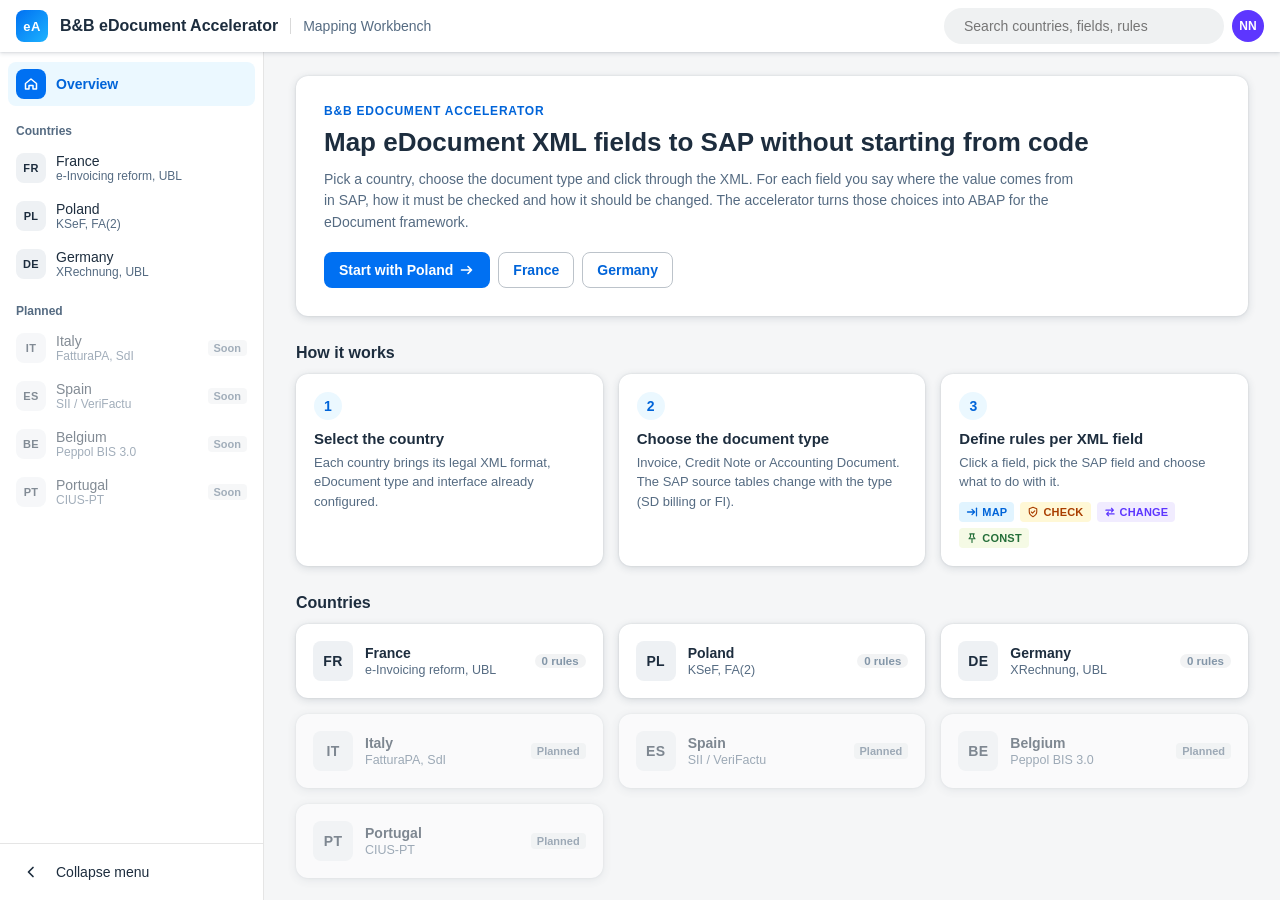
<file: edoc-accelerator-mockup_1.html>
<!doctype html>
<html lang="en">
<head>
<meta charset="utf-8">
<meta name="viewport" content="width=device-width, initial-scale=1">
<title>B&amp;B eDocument Accelerator</title>
<style>
:root{
  --bg:#f5f6f7; --surface:#fff; --text:#1d2d3e; --text2:#556b82; --text3:#8396a8;
  --border:#d9d9d9; --border2:#e5e5e5; --hover:#eaecee;
  --brand:#0070f2; --brand-h:#0064d9; --brand-d:#0057d2; --brand-bg:#ebf8ff; --sel:#ebf8ff;
  --pos:#256f3a; --pos-bg:#f5fae5; --warn:#a93e00; --warn-bg:#fff8d6; --neg:#aa0808; --neg-bg:#ffeaf4;
  --info:#0064d9; --info-bg:#e1f4ff; --chg:#5d36ff; --chg-bg:#f1ecff;
  --shadow:0 0 .125rem rgba(34,53,72,.15),0 .125rem .5rem rgba(34,53,72,.15);
  --shadow-l:0 0 .125rem rgba(34,53,72,.15),0 .625rem 1.875rem rgba(34,53,72,.25);
  --font:"72","72full",-apple-system,BlinkMacSystemFont,"Segoe UI",Roboto,Helvetica,Arial,sans-serif;
  --mono:"SF Mono",Menlo,Consolas,"Liberation Mono",monospace;
}
*{box-sizing:border-box}
html,body{margin:0;height:100%}
body{font-family:var(--font);font-size:14px;color:var(--text);background:var(--bg);-webkit-font-smoothing:antialiased;overflow:hidden}
button{font:inherit;color:inherit;cursor:pointer}
input,select{font:inherit;color:inherit}
svg{display:block}
.mono{font-family:var(--mono);font-size:12.5px}
.muted{color:var(--text2)}

/* Shell bar */
.shell{height:52px;background:#fff;display:flex;align-items:center;gap:12px;padding:0 16px;box-shadow:0 0 .125rem rgba(34,53,72,.15),0 .125rem .25rem rgba(34,53,72,.12);position:relative;z-index:10}
.logo{width:32px;height:32px;border-radius:8px;background:linear-gradient(135deg,#0070f2,#1db3ff);color:#fff;display:grid;place-items:center;font-weight:800;font-size:13px;letter-spacing:.5px}
.shell-title{font-weight:700;font-size:16px;white-space:nowrap}
.shell-sub{color:var(--text2);padding-left:12px;border-left:1px solid var(--border);white-space:nowrap}
.shell-right{margin-left:auto;display:flex;align-items:center;gap:8px}
.shell-search{display:flex;align-items:center;gap:6px;height:36px;width:280px;padding:0 12px;border-radius:18px;background:#eff1f2;color:var(--text2)}
.shell-search input{border:0;background:transparent;outline:0;flex:1;min-width:0}
.avatar{width:32px;height:32px;border-radius:50%;background:#5d36ff;color:#fff;display:grid;place-items:center;font-size:12px;font-weight:700}

/* Layout */
.app{display:flex;height:calc(100vh - 52px)}
.sidenav{width:264px;background:#fff;border-right:1px solid var(--border2);display:flex;flex-direction:column;flex-shrink:0;transition:width .2s;overflow:hidden auto}
.sidenav.collapsed{width:64px}
.sidenav.collapsed .nav-text,.sidenav.collapsed .nav-sec,.sidenav.collapsed .nav-count,.sidenav.collapsed .tag{display:none}
.nav-sec{font-size:12px;color:var(--text2);font-weight:700;padding:16px 16px 6px;white-space:nowrap}
.nav-item{display:flex;align-items:center;gap:10px;margin:2px 8px;padding:6px 8px;border-radius:8px;border:0;background:none;width:calc(100% - 16px);text-align:left;min-height:44px}
.nav-item:hover{background:var(--hover)}
.nav-item.sel{background:var(--brand-bg);color:var(--brand-h)}
.nav-item.sel .nav-name{font-weight:700}
.nav-item.disabled{opacity:.55;cursor:default}
.nav-item.disabled:hover{background:none}
.flag{width:30px;height:30px;border-radius:8px;font-size:11px;font-weight:800;display:grid;place-items:center;background:#eef1f4;color:var(--text);flex-shrink:0;letter-spacing:.3px}
.flag svg{width:16px;height:16px}
.nav-item.sel .flag{background:var(--brand);color:#fff}
.nav-text{display:flex;flex-direction:column;min-width:0;flex:1}
.nav-name{white-space:nowrap;overflow:hidden;text-overflow:ellipsis}
.nav-desc{font-size:12px;color:var(--text2);white-space:nowrap;overflow:hidden;text-overflow:ellipsis}
.nav-item.sel .nav-desc{color:var(--brand-h)}
.nav-count{font-size:12px;font-weight:700;background:var(--brand);color:#fff;border-radius:10px;padding:1px 7px}
.nav-foot{margin-top:auto;border-top:1px solid var(--border2);padding:4px 0}
.tag{font-size:11px;font-weight:700;padding:2px 6px;border-radius:4px;background:#eff1f2;color:var(--text2);white-space:nowrap}
main{flex:1;min-width:0;overflow:auto;display:flex;flex-direction:column}

/* Generic */
.card{background:#fff;border-radius:12px;box-shadow:var(--shadow)}
.page{padding:24px 32px 40px;max-width:1280px;width:100%}
.sec-title{font-size:16px;font-weight:700;margin:28px 0 12px}
.btn{height:36px;padding:0 14px;border-radius:8px;border:1px solid transparent;background:transparent;color:var(--brand-h);font-weight:600;display:inline-flex;align-items:center;gap:6px;white-space:nowrap}
.btn svg{width:16px;height:16px}
.btn-emph{background:var(--brand);color:#fff}
.btn-emph:hover{background:var(--brand-h)}
.btn-def{background:#fff;border-color:#bcc3ca}
.btn-def:hover,.btn-trans:hover{background:var(--hover)}
.btn-icon{width:36px;padding:0;justify-content:center}
.btn-sm{height:28px;padding:0 10px;font-size:13px}
.btn-sm.btn-icon{width:28px;padding:0}
.btn-neg{color:var(--neg)}
.input{height:36px;border:1px solid #bcc3ca;border-radius:8px;padding:0 10px;background:#fff;outline:0;width:100%}
.input:focus,select.input:focus{border-color:var(--brand);box-shadow:0 0 0 1px var(--brand)}
select.input{padding-right:28px;appearance:none;background:#fff url("data:image/svg+xml,%3Csvg xmlns='http://www.w3.org/2000/svg' viewBox='0 0 16 16'%3E%3Cpath d='M4 6l4 4 4-4' fill='none' stroke='%230064d9' stroke-width='1.6' stroke-linecap='round'/%3E%3C/svg%3E") no-repeat right 8px center/14px}
.search{display:flex;align-items:center;gap:6px;height:36px;border:1px solid #bcc3ca;border-radius:8px;padding:0 10px;background:#fff}
.search:focus-within{border-color:var(--brand);box-shadow:0 0 0 1px var(--brand)}
.search input{border:0;outline:0;flex:1;min-width:0;background:transparent}
.search svg{width:16px;height:16px;color:var(--text2);flex-shrink:0}
.seg{display:inline-flex;border:1px solid #bcc3ca;border-radius:8px;overflow:hidden;background:#fff}
.seg button{border:0;background:transparent;height:34px;padding:0 12px;display:inline-flex;align-items:center;gap:6px;color:var(--text);border-left:1px solid #e1e4e7}
.seg button:first-child{border-left:0}
.seg button:hover{background:var(--hover)}
.seg button.on{background:var(--brand-bg);color:var(--brand-h);font-weight:700;box-shadow:inset 0 -2px 0 var(--brand)}
.seg button svg{width:15px;height:15px}
.seg.sm button{height:28px;padding:0 10px;font-size:13px}
.strip{display:flex;gap:10px;align-items:flex-start;padding:10px 12px;border-radius:8px;font-size:13px;line-height:1.45}
.strip svg{width:16px;height:16px;flex-shrink:0;margin-top:1px}
.strip-info{background:var(--info-bg);color:#00144a;border:1px solid #b8e0ff}
.strip-info svg{color:var(--info)}
.strip-neg{background:var(--neg-bg);color:var(--neg);border:1px solid #ffc2d6}
.strip-warn{background:var(--warn-bg);color:#5b2a00;border:1px solid #ffdf72}
.pill{display:inline-flex;align-items:center;gap:4px;height:20px;padding:0 7px;border-radius:4px;font-size:11px;font-weight:700;letter-spacing:.2px;white-space:nowrap}
.pill svg{width:12px;height:12px}
.pill-map{background:var(--info-bg);color:var(--info)}
.pill-check{background:var(--warn-bg);color:var(--warn)}
.pill-change{background:var(--chg-bg);color:var(--chg)}
.pill-constant{background:var(--pos-bg);color:var(--pos)}
.pill-auto{background:#eff1f2;color:var(--text2);font-weight:600}

/* Object header */
.ohead{background:#fff;padding:12px 32px 14px;box-shadow:0 1px 0 var(--border2)}
.crumbs{display:flex;gap:6px;align-items:center;font-size:13px;color:var(--text2);margin-bottom:8px;flex-wrap:wrap}
.crumbs a{color:var(--brand-h);text-decoration:none;cursor:pointer}
.crumbs a:hover{text-decoration:underline}
.oh-row{display:flex;align-items:flex-start;gap:16px;flex-wrap:wrap}
.oh-title{display:flex;align-items:center;gap:12px;min-width:0}
.oh-title h1{font-size:22px;margin:0;font-weight:700}
.oh-title .flag{width:40px;height:40px;font-size:14px;background:var(--brand);color:#fff;border-radius:10px}
.oh-sub{color:var(--text2);margin-top:2px}
.oh-attrs{display:flex;gap:28px;margin-top:12px;flex-wrap:wrap}
.attr .l{font-size:12px;color:var(--text2)}
.attr .v{font-weight:600;margin-top:2px}
.oh-kpi{margin-left:auto;display:flex;gap:24px;align-items:flex-end}
.kpi .l{font-size:12px;color:var(--text2)}
.kpi .v{font-size:22px;font-weight:300;color:var(--brand-h)}
.kpi .v small{font-size:13px;color:var(--text2);font-weight:400}
.progress{height:6px;border-radius:3px;background:#e5e9ed;overflow:hidden;width:180px;margin-top:6px}
.progress i{display:block;height:100%;background:var(--brand);border-radius:3px;transition:width .3s}

/* Wizard */
.wizard{display:flex;align-items:center;gap:0;margin-top:16px;max-width:620px}
.wstep{display:flex;align-items:center;gap:8px;white-space:nowrap;font-size:13px;color:var(--text2)}
.wdot{width:28px;height:28px;border-radius:50%;display:grid;place-items:center;font-weight:700;font-size:13px;border:1px solid #bcc3ca;background:#fff;color:var(--text2)}
.wdot svg{width:14px;height:14px}
.wstep.done .wdot{background:var(--brand);border-color:var(--brand);color:#fff}
.wstep.cur .wdot{border:2px solid var(--brand);color:var(--brand-h)}
.wstep.cur{color:var(--text);font-weight:700}
.wline{flex:1;height:1px;background:#bcc3ca;margin:0 12px;min-width:24px}
.wline.done{background:var(--brand)}

/* Home */
.hero{display:grid;grid-template-columns:1fr;gap:28px;padding:28px;align-items:center}
.eyebrow{font-size:12px;font-weight:700;color:var(--brand-h);text-transform:uppercase;letter-spacing:.8px}
.hero h1{font-size:26px;line-height:1.25;margin:8px 0 10px}
.hero p{color:var(--text2);line-height:1.55;margin:0 0 18px;max-width:760px}
.hero-actions{display:flex;gap:8px;flex-wrap:wrap}
.flow{display:flex;align-items:center;justify-content:center;flex-wrap:wrap;gap:8px;background:var(--bg);border-radius:12px;padding:18px;overflow:auto}
.fbox{background:#20476b;color:#fff;border-radius:8px;padding:10px 12px;font-size:13px;font-weight:600;text-align:center;flex-shrink:0}
.fbox.xml{border-radius:16px;padding:14px 16px;text-align:left;line-height:1.6}
.fbox small{display:block;font-weight:400;opacity:.8}
.farrow{color:var(--text3);flex-shrink:0}
.farrow svg{width:18px;height:18px}
.fsap{display:flex;flex-direction:column;gap:8px;flex-shrink:0}
.fsap .row{display:flex;gap:6px;align-items:center}
.fsap .fbox{min-width:78px}
.steps-grid,.tiles,.cgrid{display:grid;grid-template-columns:repeat(3,1fr);gap:16px}
.stepc{padding:18px}
.stepc .n{width:28px;height:28px;border-radius:50%;background:var(--brand-bg);color:var(--brand-h);font-weight:700;display:grid;place-items:center;margin-bottom:10px}
.stepc h3{margin:0 0 6px;font-size:15px}
.stepc p{margin:0;color:var(--text2);line-height:1.5;font-size:13px}
.stepc .pills{display:flex;gap:6px;margin-top:10px;flex-wrap:wrap}
.ccard{padding:16px;display:flex;gap:12px;align-items:center;cursor:pointer;border:1px solid transparent;transition:box-shadow .15s,border-color .15s}
.ccard:hover{box-shadow:var(--shadow-l);border-color:#b8e0ff}
.ccard .flag{width:40px;height:40px;font-size:14px}
.ccard .t{font-weight:700}
.ccard .d{font-size:12.5px;color:var(--text2);margin-top:2px}
.ccard.disabled{opacity:.55;cursor:default}
.ccard.disabled:hover{box-shadow:var(--shadow);border-color:transparent}

/* Doc tiles */
.tile{padding:20px;cursor:pointer;display:flex;flex-direction:column;gap:12px;border:1px solid transparent;transition:box-shadow .15s,border-color .15s,transform .15s;text-align:left;background:#fff}
.tile:hover{box-shadow:var(--shadow-l);border-color:#b8e0ff;transform:translateY(-1px)}
.tile-ic{width:44px;height:44px;border-radius:12px;display:grid;place-items:center;background:var(--brand-bg);color:var(--brand-h)}
.tile-ic svg{width:22px;height:22px}
.tile h3{margin:0;font-size:16px}
.tile p{margin:0;color:var(--text2);font-size:13px;line-height:1.5}
.tile dl{margin:0;display:grid;grid-template-columns:auto 1fr;gap:4px 12px;font-size:12.5px}
.tile dt{color:var(--text2)}
.tile dd{margin:0;font-weight:600}
.tile-f{display:flex;align-items:center;justify-content:space-between;border-top:1px solid var(--border2);padding-top:12px;margin-top:auto;font-size:13px}

/* Workspace */
.ws{display:flex;flex-direction:column;height:100%;min-height:0}
.tabbar{display:flex;gap:4px;background:#fff;padding:0 32px;box-shadow:0 1px 0 var(--border2)}
.tab{border:0;background:none;height:44px;padding:0 14px;color:var(--text2);font-weight:600;position:relative;display:flex;align-items:center;gap:6px}
.tab svg{width:16px;height:16px}
.tab.on{color:var(--brand-h)}
.tab.on:after{content:"";position:absolute;left:8px;right:8px;bottom:0;height:3px;border-radius:3px 3px 0 0;background:var(--brand)}
.tab .cnt{font-size:11px;background:#eff1f2;color:var(--text2);padding:1px 6px;border-radius:8px}
.ws-content{flex:1;min-height:0;padding:16px 24px 0;display:flex;flex-direction:column}
.ws-grid{flex:1;min-height:0;display:grid;grid-template-columns:minmax(420px,1.15fr) minmax(380px,1fr);gap:16px}
.pane{display:flex;flex-direction:column;min-height:0;overflow:hidden}
.pane-h{display:flex;align-items:center;gap:8px;padding:12px 16px 8px}
.pane-h h2{font-size:15px;margin:0;font-weight:700}
.pane-h .sub{color:var(--text2);font-size:12.5px}
.pane-tools{display:flex;gap:8px;align-items:center;padding:4px 16px 10px;border-bottom:1px solid var(--border2);flex-wrap:wrap}
.pane-tools .search{flex:1;min-width:160px}
.pane-b{flex:1;min-height:0;overflow:auto}

/* Tree */
.trow{display:flex;align-items:center;gap:6px;height:32px;padding-right:8px;padding-left:calc(var(--d) * 18px + 8px);cursor:pointer;border-bottom:1px solid #f2f3f4;position:relative}
.trow:hover{background:#f5f6f7}
.trow.sel{background:var(--sel);box-shadow:inset 3px 0 0 var(--brand)}
.twist{width:18px;height:18px;display:grid;place-items:center;color:var(--text2);border-radius:4px;flex-shrink:0}
.twist[data-action]:hover{background:#dfe3e7}
.twist svg{width:12px;height:12px;transition:transform .12s}
.twist.open svg{transform:rotate(90deg)}
.tic{width:18px;height:18px;display:grid;place-items:center;flex-shrink:0;border-radius:4px;font-size:11px;font-weight:800}
.tic svg{width:15px;height:15px}
.tic.grpic{color:#e9730c}
.tic.leafic{color:var(--text3)}
.tic.attr{color:var(--chg);background:var(--chg-bg)}
.trow.has .tic.leafic{color:var(--brand)}
.tname{white-space:nowrap;font-size:13.5px}
.trow.grp .tname{font-weight:600}
.pfx{color:var(--text3);font-weight:400}
.idx{color:var(--text2);font-weight:400;margin-left:3px;font-size:12px}
.tval{color:var(--text3);font-family:var(--mono);font-size:12px;white-space:nowrap;overflow:hidden;text-overflow:ellipsis;min-width:0;flex:1}
.tbadges{margin-left:auto;display:flex;gap:4px;align-items:center;flex-shrink:0}
.tsrc{font-family:var(--mono);font-size:11.5px;color:var(--brand-h);background:#fff;border:1px solid #b8e0ff;border-radius:4px;padding:1px 5px}
.cnt{font-size:11.5px;color:var(--brand-h);font-weight:700;background:var(--brand-bg);border-radius:8px;padding:1px 7px}
.cnt.muted{background:#f2f3f4;color:var(--text3);font-weight:600}
.tadd{width:24px;height:24px;border-radius:6px;border:1px solid #bcc3ca;background:#fff;color:var(--brand-h);display:grid;place-items:center;opacity:0;flex-shrink:0}
.tadd svg{width:12px;height:12px}
.trow:hover .tadd,.trow.sel .tadd{opacity:1}
.tadd:hover{background:var(--brand);color:#fff;border-color:var(--brand)}
.tree-empty{padding:40px;text-align:center;color:var(--text2)}

/* Side panel */
.fd{padding:16px;border-bottom:1px solid var(--border2)}
.fd-top{display:flex;gap:10px;align-items:flex-start}
.fd-ic{width:36px;height:36px;border-radius:10px;background:var(--brand-bg);color:var(--brand-h);display:grid;place-items:center;flex-shrink:0}
.fd-ic svg{width:18px;height:18px}
.fd-name{font-size:16px;font-weight:700;font-family:var(--mono)}
.fd-path{font-size:12px;color:var(--text2);font-family:var(--mono);word-break:break-all;margin-top:2px}
.fd-grid{display:grid;grid-template-columns:repeat(3,1fr);gap:10px;margin:14px 0}
.fd-grid .l{font-size:12px;color:var(--text2)}
.fd-grid .v{font-weight:600;margin-top:2px;font-size:13px;word-break:break-word}
.fd-actions{display:flex;gap:8px;flex-wrap:wrap}
.fd-sugg{display:flex;gap:6px;align-items:center;flex-wrap:wrap;margin:0 0 12px;font-size:12.5px;color:var(--text2)}
.chip{height:28px;border:1px solid #bcc3ca;border-radius:14px;background:#fff;padding:0 10px;display:inline-flex;align-items:center;gap:5px;font-family:var(--mono);font-size:12px;color:var(--brand-h)}
.chip svg{width:13px;height:13px}
.chip:hover{background:var(--brand-bg);border-color:#89d1ff}
.chip.on{background:var(--brand);color:#fff;border-color:var(--brand)}
.nrules{margin-top:14px;display:flex;flex-direction:column;gap:6px}
.nrule{display:flex;align-items:center;gap:8px;padding:8px 10px;border:1px solid var(--border2);border-radius:8px;background:#fafbfc}
.nrule .d{flex:1;min-width:0;font-size:13px}
.nrule .d .s{font-family:var(--mono);font-size:12px;color:var(--brand-h)}
.rules-h{display:flex;align-items:center;gap:8px;padding:14px 16px 8px}
.rules-h h3{margin:0;font-size:14px}
.tbl{width:100%;border-collapse:collapse;font-size:13px}
.tbl th{text-align:left;font-size:12px;color:var(--text2);font-weight:600;padding:8px 10px;border-bottom:1px solid var(--border);background:#fafbfc;position:sticky;top:0;z-index:1}
.tbl td{padding:8px 10px;border-bottom:1px solid #eef0f2;vertical-align:middle}
.tbl tr.rr{cursor:pointer}
.tbl tr.rr:hover td{background:#f5f6f7}
.tbl tr.rr.sel td{background:var(--sel)}
.tbl .fn{font-family:var(--mono);font-weight:600;font-size:12.5px}
.tbl .fp{font-size:11.5px;color:var(--text3);font-family:var(--mono);max-width:200px;overflow:hidden;text-overflow:ellipsis;white-space:nowrap}
.tbl .src{font-family:var(--mono);font-size:12px;color:var(--brand-h)}
.tbl .det{color:var(--text2);font-size:12px;margin-top:2px}
.tbl .act{white-space:nowrap;text-align:right}
.empty{padding:36px 24px;text-align:center;color:var(--text2)}
.empty .ill{width:64px;height:64px;border-radius:50%;background:var(--brand-bg);color:var(--brand);display:grid;place-items:center;margin:0 auto 12px}
.empty .ill svg{width:28px;height:28px}
.empty h4{margin:0 0 6px;color:var(--text);font-size:15px}
.empty p{margin:0 auto;max-width:340px;line-height:1.5;font-size:13px}

/* Footer bar */
.footer-bar{margin:12px 24px 14px;background:#fff;border-radius:12px;box-shadow:var(--shadow);height:52px;display:flex;align-items:center;gap:8px;padding:0 10px 0 16px;flex-shrink:0}
.footer-bar .st{font-size:13px;color:var(--text2);display:flex;align-items:center;gap:8px}
.footer-bar .st i{width:8px;height:8px;border-radius:50%;background:#e76500;display:inline-block}
.footer-bar .st i.ok{background:#36a41d}
.footer-bar .sp{margin-left:auto}

/* Code & XML views */
.codecard{flex:1;min-height:0;display:flex;flex-direction:column;overflow:hidden}
.code-h{display:flex;align-items:center;gap:10px;padding:12px 16px;border-bottom:1px solid var(--border2);flex-wrap:wrap}
.code-h h2{font-size:15px;margin:0}
.code{flex:1;min-height:0;overflow:auto;margin:0;padding:14px 0;font-family:var(--mono);font-size:12.5px;line-height:1.65;counter-reset:ln}
.code.dark{background:#12171c;color:#e3e7eb}
.cl{padding:0 16px 0 0;white-space:pre;display:flex}
.cl:before{counter-increment:ln;content:counter(ln);width:44px;text-align:right;padding-right:14px;color:#5b6773;flex-shrink:0;user-select:none}
.c-kw{color:#6cb4ff;font-weight:600}.c-str{color:#9ad877}.c-cm{color:#8b98a5;font-style:italic}.c-num{color:#f0a35e}
.xl{padding:0 16px 0 0;white-space:pre;display:flex;align-items:center;cursor:default}
.xl:before{counter-increment:ln;content:counter(ln);width:44px;text-align:right;padding-right:14px;color:#a6b2bd;flex-shrink:0;user-select:none}
.xl.mapped{background:var(--brand-bg);cursor:pointer}
.xl.mapped:hover{background:#d6efff}
.xt{color:#0064d9}.xa{color:#a93e00}.xv{color:#256f3a}.xx{color:var(--text)}
.xnote{margin-left:14px;font-family:var(--font);display:inline-flex;gap:4px}

/* Dialog */
.overlay{position:fixed;inset:0;background:rgba(29,45,62,.45);display:grid;place-items:center;z-index:50;padding:16px;animation:fade .12s}
@keyframes fade{from{opacity:0}to{opacity:1}}
.dialog{background:#fff;border-radius:12px;box-shadow:var(--shadow-l);width:min(1120px,100%);height:min(740px,100%);display:flex;flex-direction:column;overflow:hidden;animation:pop .15s}
@keyframes pop{from{transform:scale(.98);opacity:.6}to{transform:none;opacity:1}}
.dlg-h{display:flex;align-items:center;gap:10px;padding:12px 12px 4px 20px}
.dlg-title{font-size:16px;font-weight:700;display:flex;align-items:center;gap:8px}
.dlg-title svg{width:18px;height:18px;color:var(--brand)}
.dlg-sub{padding:0 20px 12px;font-family:var(--mono);font-size:12px;color:var(--text2);border-bottom:1px solid var(--border2);word-break:break-all}
.dlg-h .btn{margin-left:auto}
.dlg-body{flex:1;min-height:0;display:grid;grid-template-columns:360px 1fr}
.dlg-tree{border-right:1px solid var(--border2);display:flex;flex-direction:column;min-height:0;background:#fafbfc}
.dlg-tree-h{padding:12px 14px 8px;font-weight:700;font-size:13px;display:flex;align-items:center;gap:6px}
.dlg-tree-h span{font-weight:400;color:var(--text2)}
.dlg-tree .search{margin:0 14px 8px}
.sugg{padding:0 14px 10px;display:flex;flex-wrap:wrap;gap:6px;align-items:center}
.sugg-l{font-size:12px;color:var(--text2);width:100%}
.cat{flex:1;min-height:0;overflow:auto;border-top:1px solid var(--border2);background:#fff}
.cat-g{font-size:11.5px;font-weight:700;color:var(--text2);text-transform:uppercase;letter-spacing:.6px;padding:10px 14px 4px}
.cat-t{display:flex;align-items:center;gap:6px;padding:6px 12px;cursor:pointer;font-size:13px}
.cat-t:hover{background:#f5f6f7}
.cat-t .twist{width:16px;height:16px}
.cat-t b{font-family:var(--mono);font-size:12.5px}
.cat-t span.d{color:var(--text2);white-space:nowrap;overflow:hidden;text-overflow:ellipsis;font-size:12.5px}
.cat-t .tic{color:#0a6ed1}
.cat-f{display:flex;align-items:center;gap:8px;padding:5px 12px 5px 52px;cursor:pointer;font-size:13px;border-left:3px solid transparent}
.cat-f:hover{background:#f5f6f7}
.cat-f.sel{background:var(--sel);border-left-color:var(--brand)}
.cat-f .mono{min-width:96px;color:var(--text)}
.cat-f .d{color:var(--text2);white-space:nowrap;overflow:hidden;text-overflow:ellipsis}
.cat-f .sg{margin-left:auto;color:var(--brand)}
.cat-f .sg svg{width:13px;height:13px}
.dlg-form{padding:18px 22px;overflow:auto;display:flex;flex-direction:column;gap:16px}
.frow label{display:block;font-size:12.5px;color:var(--text2);margin-bottom:6px;font-weight:600}
.frow .req{color:var(--neg)}
.type-help{font-size:12.5px;color:var(--text2);margin-top:6px}
.ro{min-height:36px;display:flex;align-items:center;gap:10px;padding:0 10px;border-radius:8px;background:#f5f6f7;border:1px solid var(--border2)}
.vh{min-height:40px;display:flex;align-items:center;padding:4px;border-radius:8px;border:1px dashed #bcc3ca;background:#fff}
.vh .ph{color:var(--text3);padding:0 8px;font-size:13px}
.token{display:inline-flex;align-items:center;gap:8px;height:30px;padding:0 6px 0 10px;border-radius:6px;background:var(--brand-bg);border:1px solid #89d1ff;color:var(--brand-h);font-family:var(--mono);font-size:12.5px;font-weight:600}
.token small{font-family:var(--font);font-weight:400;color:var(--text2)}
.token button{border:0;background:none;width:20px;height:20px;border-radius:4px;color:var(--text2);display:grid;place-items:center;padding:0}
.token button:hover{background:#cde9ff}
.token button svg{width:12px;height:12px}
.g2{display:grid;grid-template-columns:1fr 1fr;gap:12px}
.vm{border:1px solid var(--border2);border-radius:8px;overflow:hidden}
.vm-r{display:grid;grid-template-columns:1fr 24px 1fr 32px;gap:8px;align-items:center;padding:6px 8px;border-bottom:1px solid #f0f1f2}
.vm-r:last-child{border-bottom:0}
.vm-r .input{height:30px}
.vm-h{font-size:12px;color:var(--text2);font-weight:600;background:#fafbfc}
.vm-r .arr{color:var(--text3);display:grid;place-items:center}
.vm-r .arr svg{width:14px;height:14px}
.preview{border-radius:10px;background:#12171c;color:#e3e7eb;padding:12px 14px}
.preview-l{font-size:11.5px;text-transform:uppercase;letter-spacing:.7px;color:#8b98a5;margin-bottom:6px;font-weight:700}
.preview code{font-family:var(--mono);font-size:12.5px;white-space:pre-wrap;line-height:1.6}
.dlg-f{display:flex;align-items:center;gap:8px;padding:10px 12px 10px 20px;border-top:1px solid var(--border2);background:#fff}
.dlg-hint{font-size:12.5px;color:var(--text2);margin-right:auto}

/* Toast */
.toast{position:fixed;left:50%;bottom:84px;transform:translateX(-50%) translateY(10px);background:rgba(29,45,62,.95);color:#fff;padding:10px 16px;border-radius:8px;font-size:13.5px;opacity:0;pointer-events:none;transition:all .2s;z-index:80;max-width:min(520px,90vw);text-align:center}
.toast.show{opacity:1;transform:translateX(-50%)}

@media (max-width:1100px){
  .hero{grid-template-columns:1fr}
  .ws-grid{grid-template-columns:1fr;overflow:auto}
  .pane{min-height:420px}
  .shell-search{display:none}
}
@media (max-width:800px){
  .sidenav{width:64px}
  .sidenav .nav-text,.sidenav .nav-sec,.sidenav .nav-count,.sidenav .tag{display:none}
  .steps-grid,.tiles,.cgrid{grid-template-columns:1fr}
  .page{padding:16px}
  .ohead,.tabbar{padding-left:16px;padding-right:16px}
  .ws-content{padding:12px 12px 0}
  .footer-bar{margin:10px 12px}
  .shell-sub{display:none}
  .dlg-body{grid-template-columns:1fr;overflow:auto}
  .dlg-tree{max-height:300px}
  .oh-kpi{margin-left:0}
  .fd-grid{grid-template-columns:1fr 1fr}
}
</style>
</head>
<body>
<header class="shell">
  <div class="logo">eA</div>
  <div class="shell-title">B&amp;B eDocument Accelerator</div>
  <div class="shell-sub">Mapping Workbench</div>
  <div class="shell-right">
    <label class="shell-search"><span id="ic-s"></span><input placeholder="Search countries, fields, rules" aria-label="Search"></label>
    <div class="avatar" title="Nilo">NN</div>
  </div>
</header>
<div class="app">
  <nav class="sidenav" id="nav" aria-label="Countries"></nav>
  <main id="main"></main>
</div>
<div id="dlg"></div>
<div class="toast" id="toast" role="status"></div>

<script>
/* ======================= Icons ======================= */
const P = {
  chevR:'<path d="M6 3.5l4.5 4.5L6 12.5" fill="none" stroke="currentColor" stroke-width="1.7" stroke-linecap="round" stroke-linejoin="round"/>',
  chevL:'<path d="M10 3.5L5.5 8l4.5 4.5" fill="none" stroke="currentColor" stroke-width="1.7" stroke-linecap="round" stroke-linejoin="round"/>',
  search:'<circle cx="7" cy="7" r="4.5" fill="none" stroke="currentColor" stroke-width="1.6"/><path d="M10.5 10.5L14 14" stroke="currentColor" stroke-width="1.6" stroke-linecap="round"/>',
  close:'<path d="M4 4l8 8M12 4l-8 8" stroke="currentColor" stroke-width="1.6" stroke-linecap="round"/>',
  check:'<path d="M3 8.5l3.2 3L13 4.5" fill="none" stroke="currentColor" stroke-width="1.8" stroke-linecap="round" stroke-linejoin="round"/>',
  plus:'<path d="M8 3v10M3 8h10" stroke="currentColor" stroke-width="1.8" stroke-linecap="round"/>',
  edit:'<path d="M10.5 2.5l3 3L6 13H3v-3z" fill="none" stroke="currentColor" stroke-width="1.5" stroke-linejoin="round"/>',
  trash:'<path d="M3 4.5h10M6.5 4.5V3h3v1.5M4.5 4.5l.6 8.5h5.8l.6-8.5" fill="none" stroke="currentColor" stroke-width="1.5" stroke-linejoin="round" stroke-linecap="round"/>',
  home:'<path d="M2.5 7.5L8 3l5.5 4.5V13h-3.5V9.5H6V13H2.5z" fill="none" stroke="currentColor" stroke-width="1.5" stroke-linejoin="round"/>',
  folder:'<path d="M1.5 4.5a1 1 0 011-1h3.2l1.5 1.5h6.3a1 1 0 011 1v6.5a1 1 0 01-1 1h-11a1 1 0 01-1-1z" fill="currentColor" opacity=".9"/>',
  field:'<rect x="2.5" y="3" width="11" height="10" rx="2" fill="none" stroke="currentColor" stroke-width="1.4"/><path d="M5 6.5h6M5 9.5h4" stroke="currentColor" stroke-width="1.4" stroke-linecap="round"/>',
  table:'<rect x="2" y="3" width="12" height="10" rx="1.5" fill="none" stroke="currentColor" stroke-width="1.4"/><path d="M2 6.5h12M6 6.5V13" stroke="currentColor" stroke-width="1.4"/>',
  xml:'<path d="M5.5 4L2 8l3.5 4M10.5 4L14 8l-3.5 4M9 3L7 13" fill="none" stroke="currentColor" stroke-width="1.6" stroke-linecap="round" stroke-linejoin="round"/>',
  code:'<path d="M5.5 4L2 8l3.5 4M10.5 4L14 8l-3.5 4" fill="none" stroke="currentColor" stroke-width="1.6" stroke-linecap="round" stroke-linejoin="round"/>',
  map:'<path d="M2 8h9M8 4.5L11.5 8 8 11.5" fill="none" stroke="currentColor" stroke-width="1.7" stroke-linecap="round" stroke-linejoin="round"/><path d="M14 3v10" stroke="currentColor" stroke-width="1.7" stroke-linecap="round"/>',
  shield:'<path d="M8 1.8l5 2v4c0 3-2.2 5.2-5 6.4C5.2 13 3 10.8 3 7.8v-4z" fill="none" stroke="currentColor" stroke-width="1.5" stroke-linejoin="round"/><path d="M5.8 8l1.6 1.6L10.4 6.5" fill="none" stroke="currentColor" stroke-width="1.5" stroke-linecap="round" stroke-linejoin="round"/>',
  swap:'<path d="M2.5 5.5h10M10 3l2.5 2.5L10 8M13.5 10.5h-10M6 8l-2.5 2.5L6 13" fill="none" stroke="currentColor" stroke-width="1.5" stroke-linecap="round" stroke-linejoin="round"/>',
  pin:'<path d="M5 2.5h6M6 2.5v4L4 9h8l-2-2.5v-4M8 9v5" fill="none" stroke="currentColor" stroke-width="1.5" stroke-linecap="round" stroke-linejoin="round"/>',
  wand:'<path d="M2.5 13.5l7-7M9 3V1.5M12 4l1-1M13 7h1.5M7 2.5l-1-1M11.5 9.5l1 1" stroke="currentColor" stroke-width="1.5" stroke-linecap="round"/>',
  doc:'<path d="M4 1.8h5.2L12.5 5v9.2H4z" fill="none" stroke="currentColor" stroke-width="1.4" stroke-linejoin="round"/><path d="M9 2v3.3h3.3M6 8.5h4.5M6 11h4.5" fill="none" stroke="currentColor" stroke-width="1.4" stroke-linecap="round"/>',
  credit:'<path d="M4 1.8h5.2L12.5 5v9.2H4z" fill="none" stroke="currentColor" stroke-width="1.4" stroke-linejoin="round"/><path d="M6 9.5h4.5" stroke="currentColor" stroke-width="1.6" stroke-linecap="round"/>',
  ledger:'<rect x="2.5" y="2" width="11" height="12" rx="1.5" fill="none" stroke="currentColor" stroke-width="1.4"/><path d="M5.5 2v12M7.5 5.5h4M7.5 8h4M7.5 10.5h2.5" stroke="currentColor" stroke-width="1.4" stroke-linecap="round"/>',
  expand:'<path d="M4 6l4 4 4-4" fill="none" stroke="currentColor" stroke-width="1.6" stroke-linecap="round" stroke-linejoin="round"/>',
  collapse:'<path d="M4 10l4-4 4 4" fill="none" stroke="currentColor" stroke-width="1.6" stroke-linecap="round" stroke-linejoin="round"/>',
  info:'<circle cx="8" cy="8" r="6.2" fill="none" stroke="currentColor" stroke-width="1.4"/><path d="M8 7.2V11M8 5v.2" stroke="currentColor" stroke-width="1.6" stroke-linecap="round"/>',
  copy:'<rect x="5" y="5" width="8.5" height="8.5" rx="1.5" fill="none" stroke="currentColor" stroke-width="1.4"/><path d="M3 10.5V3.5A1 1 0 014 2.5h6.5" fill="none" stroke="currentColor" stroke-width="1.4" stroke-linecap="round"/>',
  save:'<path d="M2.5 2.5h8.5l2.5 2.5v8.5h-11z" fill="none" stroke="currentColor" stroke-width="1.4" stroke-linejoin="round"/><path d="M5 2.5v3h5v-3M5 13.5v-4h6v4" fill="none" stroke="currentColor" stroke-width="1.4"/>',
  arrow:'<path d="M2.5 8h10M9 4.5L12.5 8 9 11.5" fill="none" stroke="currentColor" stroke-width="1.6" stroke-linecap="round" stroke-linejoin="round"/>',
};
const ic = n => `<svg viewBox="0 0 16 16" aria-hidden="true">${P[n]||''}</svg>`;
document.getElementById('ic-s').innerHTML = ic('search');
const $ = (s, r = document) => r.querySelector(s);
const esc = s => String(s ?? '').replace(/[&<>"']/g, c => ({'&':'&amp;','<':'&lt;','>':'&gt;','"':'&quot;',"'":'&#39;'}[c]));

/* ======================= Master data ======================= */
const COUNTRIES = [
  {code:'FR', name:'France', short:'e-Invoicing reform, UBL', scenario:'B2B e-Invoicing reform, UBL 2.1 (EN 16931)', schema:'UBL 2.1 Invoice / CreditNote', iface:'FR_UBL_INVOICE', edoc:'FR_INV'},
  {code:'PL', name:'Poland', short:'KSeF, FA(2)', scenario:'KSeF national e-invoicing system, structure FA(2)', schema:'KSeF FA(2)', iface:'PL_KSEF_INVOICE', edoc:'PL_INV'},
  {code:'DE', name:'Germany', short:'XRechnung, UBL', scenario:'XRechnung 3.0 on UBL 2.1 (EN 16931)', schema:'XRechnung UBL', iface:'DE_XRECHNUNG_UBL', edoc:'DE_INV'},
  {code:'IT', name:'Italy', short:'FatturaPA, SdI', planned:true},
  {code:'ES', name:'Spain', short:'SII / VeriFactu', planned:true},
  {code:'BE', name:'Belgium', short:'Peppol BIS 3.0', planned:true},
  {code:'PT', name:'Portugal', short:'CIUS-PT', planned:true},
];
const DOCS = [
  {id:'invoice', label:'Invoice', icon:'doc', src:'SD', desc:'Outgoing billing documents created in SD billing.', source:'SD billing (VBRK / VBRP)'},
  {id:'credit', label:'Credit Note', icon:'credit', src:'SD', desc:'Billing credit memos that correct a previous invoice.', source:'SD billing (VBRK / VBRP / VBFA)'},
  {id:'fi', label:'Accounting Document', icon:'ledger', src:'FI', desc:'FI invoices and credit memos posted directly in accounting (FB70 / FB75).', source:'FI document (BKPF / BSEG / BSET)'},
];
const TYPES = {
  map:{label:'Map value', short:'MAP', icon:'map', help:'Fill the XML field with the value of an SAP field.'},
  check:{label:'Check', short:'CHECK', icon:'shield', help:'Validate a value before the eDocument is created and raise an error or a warning.'},
  change:{label:'Change value', short:'CHANGE', icon:'swap', help:'Convert the SAP value before it is written to the XML (value mapping, concatenation, sign, format).'},
  constant:{label:'Constant', short:'CONST', icon:'pin', help:'Always write a fixed value to the XML field.'},
};
const TYPE_ORDER = {map:0, constant:1, change:2, check:3};

const CATALOG = {
  VBRK:{d:'Billing Document: Header', f:[['VBELN','Billing Document'],['FKART','Billing Type'],['VBTYP','SD Document Category'],['FKDAT','Billing Date'],['WAERK','Document Currency'],['NETWR','Net Value'],['MWSBK','Tax Amount'],['KUNAG','Sold-to Party'],['KUNRG','Payer'],['BUKRS','Company Code'],['ZTERM','Terms of Payment'],['XBLNR','Reference Document Number'],['STCEG','VAT Registration Number'],['LAND1','Destination Country'],['INCO1','Incoterms'],['SFAKN','Cancelled Billing Document'],['ERDAT','Created On']]},
  VBRP:{d:'Billing Document: Item', f:[['POSNR','Item'],['MATNR','Material'],['ARKTX','Item Description'],['FKIMG','Billed Quantity'],['VRKME','Sales Unit'],['NETWR','Net Value'],['MWSBP','Tax Amount'],['MWSKZ','Tax Code'],['AUBEL','Sales Document'],['VGBEL','Reference Document'],['CHARG','Batch'],['WERKS','Plant']]},
  VBKD:{d:'Sales Document: Business Data', f:[['BSTKD','Customer PO Number'],['BSTDK','Customer PO Date'],['IHREZ','Your Reference'],['ZTERM','Terms of Payment']]},
  VBFA:{d:'Sales Document Flow', f:[['VBELV','Preceding Document'],['POSNV','Preceding Item'],['VBTYP_V','Preceding Doc. Category']]},
  BKPF:{d:'Accounting Document Header', f:[['BUKRS','Company Code'],['BELNR','Document Number'],['GJAHR','Fiscal Year'],['BLART','Document Type'],['BLDAT','Document Date'],['BUDAT','Posting Date'],['WAERS','Currency'],['XBLNR','Reference'],['BKTXT','Document Header Text'],['USNAM','User Name'],['TCODE','Transaction Code'],['STBLG','Reversed With']]},
  BSEG:{d:'Accounting Document Segment', f:[['BUZEI','Line Item'],['KOART','Account Type'],['KUNNR','Customer'],['HKONT','G/L Account'],['SHKZG','Debit/Credit Indicator'],['WRBTR','Amount in Doc. Currency'],['DMBTR','Amount in Local Currency'],['MWSKZ','Tax Code'],['SGTXT','Item Text'],['ZUONR','Assignment'],['ZFBDT','Baseline Date'],['ZTERM','Terms of Payment'],['MENGE','Quantity'],['MEINS','Base Unit']]},
  BSET:{d:'Tax Data Document Segment', f:[['MWSKZ','Tax Code'],['KBETR','Tax Rate'],['FWBAS','Tax Base (Doc. Currency)'],['FWSTE','Tax Amount (Doc. Currency)'],['HWSTE','Tax Amount (Local Currency)']]},
  KNA1:{d:'Customer Master: General Data', f:[['KUNNR','Customer'],['NAME1','Name'],['NAME2','Name 2'],['STCEG','VAT Registration Number'],['STCD1','Tax Number 1'],['STCD2','Tax Number 2'],['LAND1','Country'],['ORT01','City'],['PSTLZ','Postal Code'],['STRAS','Street'],['TELF1','Telephone'],['ADRNR','Address Number']]},
  ADRC:{d:'Addresses (Business Address Services)', f:[['NAME1','Name'],['STREET','Street'],['HOUSE_NUM1','House Number'],['CITY1','City'],['POST_CODE1','Postal Code'],['COUNTRY','Country'],['REGION','Region'],['TEL_NUMBER','Telephone']]},
  ADR6:{d:'E-Mail Addresses (BAS)', f:[['SMTP_ADDR','E-Mail Address']]},
  T001:{d:'Company Codes', f:[['BUKRS','Company Code'],['BUTXT','Company Name'],['LAND1','Country'],['WAERS','Currency'],['STCEG','VAT Registration Number'],['ADRNR','Address Number']]},
  T012K:{d:'House Bank Accounts', f:[['HBKID','House Bank'],['HKTID','Account ID'],['BANKN','Bank Account Number']]},
  EDOCUMENT:{d:'eDocument', f:[['EDOC_GUID','eDocument GUID'],['PROCESS','eDocument Process'],['EDOC_TYPE','eDocument Type'],['PROC_STATUS','Process Status'],['SOURCE_TYPE','Source Type'],['SOURCE_KEY','Source Key'],['LAND','Country']]},
  SYST:{d:'ABAP System Fields', f:[['DATUM','Current Date'],['UZEIT','Current Time'],['SYSID','System ID']]},
};
const CAT_GROUPS = {
  SD:[['Billing',['VBRK','VBRP','VBKD','VBFA']],['Partner',['KNA1','ADRC','ADR6']],['Company',['T001','T012K']],['Framework',['EDOCUMENT','SYST']]],
  FI:[['Accounting',['BKPF','BSEG','BSET']],['Partner',['KNA1','ADRC','ADR6']],['Company',['T001','T012K']],['Framework',['EDOCUMENT','SYST']]],
};
const ITEM_TABLE = {SD:'VBRP', FI:'BSEG'};
const LINE_NODES = ['FaWiersz','InvoiceLine','CreditNoteLine','ZamowienieWiersz'];
function fieldDesc(f){ const [t,n]=f.split('-'); const x=CATALOG[t]?.f.find(a=>a[0]===n); return x?x[1]:''; }

/* ======================= XML templates ======================= */
const PL_XML = "<SendInvoiceType>\n<header>\n<nip>String 1</nip>\n<action>String 2</action>\n<system>String 3</system>\n<submissionType>String 4</submissionType>\n</header>\n<invoice>\n<n0:Faktura xmlns:n0=\"http://crd.gov.pl/wzor/2021/11/29/11089/\">\n<n0:Naglowek>\n<n0:KodFormularza kodSystemowy=\"String 5\" wersjaSchemy=\"String 6\">String 7</n0:KodFormularza>\n<n0:WariantFormularza>8</n0:WariantFormularza>\n<n0:DataWytworzeniaFa>1999-05-31T13:20:00Z</n0:DataWytworzeniaFa>\n<n0:SystemInfo>Token 9</n0:SystemInfo>\n</n0:Naglowek>\n<n0:Podmiot1>\n<n0:PrefiksPodatnika>String 10</n0:PrefiksPodatnika>\n<n0:NrEORI>Token 11</n0:NrEORI>\n<n0:DaneIdentyfikacyjne>\n<n0:NIP>String 12</n0:NIP>\n<n0:ImiePierwsze>Token 13</n0:ImiePierwsze>\n<n0:Nazwisko>Token 14</n0:Nazwisko>\n<n0:NazwaHandlowa>Token 15</n0:NazwaHandlowa>\n</n0:DaneIdentyfikacyjne>\n<n0:Adres>\n<n0:AdresPol>\n<n0:KodKraju>String 16</n0:KodKraju>\n<n0:Wojewodztwo>Token 17</n0:Wojewodztwo>\n<n0:Powiat>Token 18</n0:Powiat>\n<n0:Gmina>Token 19</n0:Gmina>\n<n0:Ulica>Token 20</n0:Ulica>\n<n0:NrDomu>Token 21</n0:NrDomu>\n<n0:NrLokalu>Token 22</n0:NrLokalu>\n<n0:Miejscowosc>Token 23</n0:Miejscowosc>\n<n0:KodPocztowy>Token 24</n0:KodPocztowy>\n<n0:Poczta>Token 25</n0:Poczta>\n<n0:GLN>Token 26</n0:GLN>\n</n0:AdresPol>\n</n0:Adres>\n<n0:AdresKoresp>\n<n0:AdresPol>\n<n0:KodKraju>String 27</n0:KodKraju>\n<n0:Wojewodztwo>Token 28</n0:Wojewodztwo>\n<n0:Powiat>Token 29</n0:Powiat>\n<n0:Gmina>Token 30</n0:Gmina>\n<n0:Ulica>Token 31</n0:Ulica>\n<n0:NrDomu>Token 32</n0:NrDomu>\n<n0:NrLokalu>Token 33</n0:NrLokalu>\n<n0:Miejscowosc>Token 34</n0:Miejscowosc>\n<n0:KodPocztowy>Token 35</n0:KodPocztowy>\n<n0:Poczta>Token 36</n0:Poczta>\n<n0:GLN>Token 37</n0:GLN>\n</n0:AdresPol>\n</n0:AdresKoresp>\n<n0:Email>Token 38</n0:Email>\n<n0:Telefon>Token 39</n0:Telefon>\n<n0:Telefon>Token 40</n0:Telefon>\n<n0:StatusInfoPodatnika>41</n0:StatusInfoPodatnika>\n</n0:Podmiot1>\n<n0:Podmiot2>\n<n0:PrefiksNabywcy>String 42</n0:PrefiksNabywcy>\n<n0:NrEORI>Token 43</n0:NrEORI>\n<n0:DaneIdentyfikacyjne>\n<n0:NIP>String 44</n0:NIP>\n<n0:ImiePierwsze>Token 45</n0:ImiePierwsze>\n<n0:Nazwisko>Token 46</n0:Nazwisko>\n<n0:NazwaHandlowa>Token 47</n0:NazwaHandlowa>\n</n0:DaneIdentyfikacyjne>\n<n0:Adres>\n<n0:AdresPol>\n<n0:KodKraju>String 48</n0:KodKraju>\n<n0:Wojewodztwo>Token 49</n0:Wojewodztwo>\n<n0:Powiat>Token 50</n0:Powiat>\n<n0:Gmina>Token 51</n0:Gmina>\n<n0:Ulica>Token 52</n0:Ulica>\n<n0:NrDomu>Token 53</n0:NrDomu>\n<n0:NrLokalu>Token 54</n0:NrLokalu>\n<n0:Miejscowosc>Token 55</n0:Miejscowosc>\n<n0:KodPocztowy>Token 56</n0:KodPocztowy>\n<n0:Poczta>Token 57</n0:Poczta>\n<n0:GLN>Token 58</n0:GLN>\n</n0:AdresPol>\n</n0:Adres>\n<n0:AdresKoresp>\n<n0:AdresPol>\n<n0:KodKraju>String 59</n0:KodKraju>\n<n0:Wojewodztwo>Token 60</n0:Wojewodztwo>\n<n0:Powiat>Token 61</n0:Powiat>\n<n0:Gmina>Token 62</n0:Gmina>\n<n0:Ulica>Token 63</n0:Ulica>\n<n0:NrDomu>Token 64</n0:NrDomu>\n<n0:NrLokalu>Token 65</n0:NrLokalu>\n<n0:Miejscowosc>Token 66</n0:Miejscowosc>\n<n0:KodPocztowy>Token 67</n0:KodPocztowy>\n<n0:Poczta>Token 68</n0:Poczta>\n<n0:GLN>Token 69</n0:GLN>\n</n0:AdresPol>\n</n0:AdresKoresp>\n<n0:Email>Token 70</n0:Email>\n<n0:Telefon>Token 71</n0:Telefon>\n<n0:Telefon>Token 72</n0:Telefon>\n<n0:NrKlienta>Token 73</n0:NrKlienta>\n</n0:Podmiot2>\n<n0:Podmiot3>\n<n0:NrEORI>Token 74</n0:NrEORI>\n<n0:DaneIdentyfikacyjne>\n<n0:NIP>String 75</n0:NIP>\n<n0:ImiePierwsze>Token 76</n0:ImiePierwsze>\n<n0:Nazwisko>Token 77</n0:Nazwisko>\n<n0:NazwaHandlowa>Token 78</n0:NazwaHandlowa>\n</n0:DaneIdentyfikacyjne>\n<n0:Adres>\n<n0:AdresPol>\n<n0:KodKraju>String 79</n0:KodKraju>\n<n0:Wojewodztwo>Token 80</n0:Wojewodztwo>\n<n0:Powiat>Token 81</n0:Powiat>\n<n0:Gmina>Token 82</n0:Gmina>\n<n0:Ulica>Token 83</n0:Ulica>\n<n0:NrDomu>Token 84</n0:NrDomu>\n<n0:NrLokalu>Token 85</n0:NrLokalu>\n<n0:Miejscowosc>Token 86</n0:Miejscowosc>\n<n0:KodPocztowy>Token 87</n0:KodPocztowy>\n<n0:Poczta>Token 88</n0:Poczta>\n<n0:GLN>Token 89</n0:GLN>\n</n0:AdresPol>\n</n0:Adres>\n<n0:AdresKoresp>\n<n0:AdresPol>\n<n0:KodKraju>String 90</n0:KodKraju>\n<n0:Wojewodztwo>Token 91</n0:Wojewodztwo>\n<n0:Powiat>Token 92</n0:Powiat>\n<n0:Gmina>Token 93</n0:Gmina>\n<n0:Ulica>Token 94</n0:Ulica>\n<n0:NrDomu>Token 95</n0:NrDomu>\n<n0:NrLokalu>Token 96</n0:NrLokalu>\n<n0:Miejscowosc>Token 97</n0:Miejscowosc>\n<n0:KodPocztowy>Token 98</n0:KodPocztowy>\n<n0:Poczta>Token 99</n0:Poczta>\n<n0:GLN>Token 100</n0:GLN>\n</n0:AdresPol>\n</n0:AdresKoresp>\n<n0:Email>Token 101</n0:Email>\n<n0:Telefon>Token 102</n0:Telefon>\n<n0:Telefon>Token 103</n0:Telefon>\n<n0:Rola>104</n0:Rola>\n<n0:Udzial>100</n0:Udzial>\n<n0:NrKlienta>Token 106</n0:NrKlienta>\n</n0:Podmiot3>\n<n0:Podmiot3>\n<n0:NrEORI>Token 107</n0:NrEORI>\n<n0:DaneIdentyfikacyjne>\n<n0:NIP>String 108</n0:NIP>\n<n0:ImiePierwsze>Token 109</n0:ImiePierwsze>\n<n0:Nazwisko>Token 110</n0:Nazwisko>\n<n0:NazwaHandlowa>Token 111</n0:NazwaHandlowa>\n</n0:DaneIdentyfikacyjne>\n<n0:Adres>\n<n0:AdresPol>\n<n0:KodKraju>String 112</n0:KodKraju>\n<n0:Wojewodztwo>Token 113</n0:Wojewodztwo>\n<n0:Powiat>Token 114</n0:Powiat>\n<n0:Gmina>Token 115</n0:Gmina>\n<n0:Ulica>Token 116</n0:Ulica>\n<n0:NrDomu>Token 117</n0:NrDomu>\n<n0:NrLokalu>Token 118</n0:NrLokalu>\n<n0:Miejscowosc>Token 119</n0:Miejscowosc>\n<n0:KodPocztowy>Token 120</n0:KodPocztowy>\n<n0:Poczta>Token 121</n0:Poczta>\n<n0:GLN>Token 122</n0:GLN>\n</n0:AdresPol>\n</n0:Adres>\n<n0:AdresKoresp>\n<n0:AdresPol>\n<n0:KodKraju>String 123</n0:KodKraju>\n<n0:Wojewodztwo>Token 124</n0:Wojewodztwo>\n<n0:Powiat>Token 125</n0:Powiat>\n<n0:Gmina>Token 126</n0:Gmina>\n<n0:Ulica>Token 127</n0:Ulica>\n<n0:NrDomu>Token 128</n0:NrDomu>\n<n0:NrLokalu>Token 129</n0:NrLokalu>\n<n0:Miejscowosc>Token 130</n0:Miejscowosc>\n<n0:KodPocztowy>Token 131</n0:KodPocztowy>\n<n0:Poczta>Token 132</n0:Poczta>\n<n0:GLN>Token 133</n0:GLN>\n</n0:AdresPol>\n</n0:AdresKoresp>\n<n0:Email>Token 134</n0:Email>\n<n0:Telefon>Token 135</n0:Telefon>\n<n0:Telefon>Token 136</n0:Telefon>\n<n0:Rola>137</n0:Rola>\n<n0:Udzial>100</n0:Udzial>\n<n0:NrKlienta>Token 139</n0:NrKlienta>\n</n0:Podmiot3>\n<n0:PodmiotUpowazniony>\n<n0:NrEORI>Token 140</n0:NrEORI>\n<n0:DaneIdentyfikacyjne>\n<n0:NIP>String 141</n0:NIP>\n<n0:ImiePierwsze>Token 142</n0:ImiePierwsze>\n<n0:Nazwisko>Token 143</n0:Nazwisko>\n<n0:NazwaHandlowa>Token 144</n0:NazwaHandlowa>\n</n0:DaneIdentyfikacyjne>\n<n0:Adres>\n<n0:AdresPol>\n<n0:KodKraju>String 145</n0:KodKraju>\n<n0:Wojewodztwo>Token 146</n0:Wojewodztwo>\n<n0:Powiat>Token 147</n0:Powiat>\n<n0:Gmina>Token 148</n0:Gmina>\n<n0:Ulica>Token 149</n0:Ulica>\n<n0:NrDomu>Token 150</n0:NrDomu>\n<n0:NrLokalu>Token 151</n0:NrLokalu>\n<n0:Miejscowosc>Token 152</n0:Miejscowosc>\n<n0:KodPocztowy>Token 153</n0:KodPocztowy>\n<n0:Poczta>Token 154</n0:Poczta>\n<n0:GLN>Token 155</n0:GLN>\n</n0:AdresPol>\n</n0:Adres>\n<n0:AdresKoresp>\n<n0:AdresPol>\n<n0:KodKraju>String 156</n0:KodKraju>\n<n0:Wojewodztwo>Token 157</n0:Wojewodztwo>\n<n0:Powiat>Token 158</n0:Powiat>\n<n0:Gmina>Token 159</n0:Gmina>\n<n0:Ulica>Token 160</n0:Ulica>\n<n0:NrDomu>Token 161</n0:NrDomu>\n<n0:NrLokalu>Token 162</n0:NrLokalu>\n<n0:Miejscowosc>Token 163</n0:Miejscowosc>\n<n0:KodPocztowy>Token 164</n0:KodPocztowy>\n<n0:Poczta>Token 165</n0:Poczta>\n<n0:GLN>Token 166</n0:GLN>\n</n0:AdresPol>\n</n0:AdresKoresp>\n<n0:EmailPU>Token 167</n0:EmailPU>\n<n0:TelefonPU>Token 168</n0:TelefonPU>\n<n0:TelefonPU>Token 169</n0:TelefonPU>\n<n0:RolaPU>170</n0:RolaPU>\n</n0:PodmiotUpowazniony>\n<n0:Fa>\n<n0:KodWaluty>String 171</n0:KodWaluty>\n<n0:P_1>1999-01-24</n0:P_1>\n<n0:P_1M>Token 172</n0:P_1M>\n<n0:P_2>Token 173</n0:P_2>\n<n0:WZ>Token 174</n0:WZ>\n<n0:WZ>Token 175</n0:WZ>\n<n0:P_6>1999-01-24</n0:P_6>\n<n0:P_13_1>176</n0:P_13_1>\n<n0:P_14_1>177</n0:P_14_1>\n<n0:P_14_1W>178</n0:P_14_1W>\n<n0:P_13_2>179</n0:P_13_2>\n<n0:P_14_2>180</n0:P_14_2>\n<n0:P_14_2W>181</n0:P_14_2W>\n<n0:P_13_3>182</n0:P_13_3>\n<n0:P_14_3>183</n0:P_14_3>\n<n0:P_14_3W>184</n0:P_14_3W>\n<n0:P_13_4>185</n0:P_13_4>\n<n0:P_14_4>186</n0:P_14_4>\n<n0:P_14_4W>187</n0:P_14_4W>\n<n0:P_13_5>188</n0:P_13_5>\n<n0:P_14_5>189</n0:P_14_5>\n<n0:P_13_6>190</n0:P_13_6>\n<n0:P_13_7>191</n0:P_13_7>\n<n0:P_15>192</n0:P_15>\n<n0:Adnotacje>\n<n0:P_16>127</n0:P_16>\n<n0:P_17>127</n0:P_17>\n<n0:P_18>127</n0:P_18>\n<n0:P_18A>127</n0:P_18A>\n<n0:P_19>127</n0:P_19>\n<n0:P_19A>Token 198</n0:P_19A>\n<n0:P_22>127</n0:P_22>\n<n0:P_22A>1999-01-24</n0:P_22A>\n<n0:P_22BMK>Token 200</n0:P_22BMK>\n<n0:P_22BMD>Token 201</n0:P_22BMD>\n<n0:P_22BK>Token 202</n0:P_22BK>\n<n0:P_22BNR>Token 203</n0:P_22BNR>\n<n0:P_22BRP>Token 204</n0:P_22BRP>\n<n0:P_22B>Token 205</n0:P_22B>\n<n0:P_22B1>Token 206</n0:P_22B1>\n<n0:P_22BT>Token 207</n0:P_22BT>\n<n0:P_23>127</n0:P_23>\n<n0:P_PMarzy>127</n0:P_PMarzy>\n<n0:P_PMarzy_2>127</n0:P_PMarzy_2>\n</n0:Adnotacje>\n<n0:RodzajFaktury>Token 211</n0:RodzajFaktury>\n<n0:PrzyczynaKorekty>Token 212</n0:PrzyczynaKorekty>\n<n0:TypKorekty>213</n0:TypKorekty>\n<n0:DaneFaKorygowanej>\n<n0:DataWystFaKorygowanej>1999-01-24</n0:DataWystFaKorygowanej>\n<n0:NrFaKorygowanej>Token 214</n0:NrFaKorygowanej>\n<n0:NrKSeFFaKorygowanej>Token 215</n0:NrKSeFFaKorygowanej>\n</n0:DaneFaKorygowanej>\n<n0:DaneFaKorygowanej>\n<n0:DataWystFaKorygowanej>1999-01-24</n0:DataWystFaKorygowanej>\n<n0:NrFaKorygowanej>Token 216</n0:NrFaKorygowanej>\n<n0:NrKSeFFaKorygowanej>Token 217</n0:NrKSeFFaKorygowanej>\n</n0:DaneFaKorygowanej>\n<n0:OkresFaKorygowanej>Token 218</n0:OkresFaKorygowanej>\n<n0:NrFaKorygowany>Token 219</n0:NrFaKorygowany>\n<n0:Podmiot1K>\n<n0:PrefiksPodatnika>String 220</n0:PrefiksPodatnika>\n<n0:DaneIdentyfikacyjne>\n<n0:NIP>String 221</n0:NIP>\n<n0:ImiePierwsze>Token 222</n0:ImiePierwsze>\n<n0:Nazwisko>Token 223</n0:Nazwisko>\n<n0:NazwaHandlowa>Token 224</n0:NazwaHandlowa>\n</n0:DaneIdentyfikacyjne>\n<n0:Adres>\n<n0:AdresPol>\n<n0:KodKraju>String 225</n0:KodKraju>\n<n0:Wojewodztwo>Token 226</n0:Wojewodztwo>\n<n0:Powiat>Token 227</n0:Powiat>\n<n0:Gmina>Token 228</n0:Gmina>\n<n0:Ulica>Token 229</n0:Ulica>\n<n0:NrDomu>Token 230</n0:NrDomu>\n<n0:NrLokalu>Token 231</n0:NrLokalu>\n<n0:Miejscowosc>Token 232</n0:Miejscowosc>\n<n0:KodPocztowy>Token 233</n0:KodPocztowy>\n<n0:Poczta>Token 234</n0:Poczta>\n<n0:GLN>Token 235</n0:GLN>\n</n0:AdresPol>\n</n0:Adres>\n</n0:Podmiot1K>\n<n0:Podmiot2K>\n<n0:PrefiksNabywcy>String 236</n0:PrefiksNabywcy>\n<n0:DaneIdentyfikacyjne>\n<n0:NIP>String 237</n0:NIP>\n<n0:ImiePierwsze>Token 238</n0:ImiePierwsze>\n<n0:Nazwisko>Token 239</n0:Nazwisko>\n<n0:NazwaHandlowa>Token 240</n0:NazwaHandlowa>\n</n0:DaneIdentyfikacyjne>\n<n0:Adres>\n<n0:AdresPol>\n<n0:KodKraju>String 241</n0:KodKraju>\n<n0:Wojewodztwo>Token 242</n0:Wojewodztwo>\n<n0:Powiat>Token 243</n0:Powiat>\n<n0:Gmina>Token 244</n0:Gmina>\n<n0:Ulica>Token 245</n0:Ulica>\n<n0:NrDomu>Token 246</n0:NrDomu>\n<n0:NrLokalu>Token 247</n0:NrLokalu>\n<n0:Miejscowosc>Token 248</n0:Miejscowosc>\n<n0:KodPocztowy>Token 249</n0:KodPocztowy>\n<n0:Poczta>Token 250</n0:Poczta>\n<n0:GLN>Token 251</n0:GLN>\n</n0:AdresPol>\n</n0:Adres>\n</n0:Podmiot2K>\n<n0:Podmiot2K>\n<n0:PrefiksNabywcy>String 252</n0:PrefiksNabywcy>\n<n0:DaneIdentyfikacyjne>\n<n0:NIP>String 253</n0:NIP>\n<n0:ImiePierwsze>Token 254</n0:ImiePierwsze>\n<n0:Nazwisko>Token 255</n0:Nazwisko>\n<n0:NazwaHandlowa>Token 256</n0:NazwaHandlowa>\n</n0:DaneIdentyfikacyjne>\n<n0:Adres>\n<n0:AdresPol>\n<n0:KodKraju>String 257</n0:KodKraju>\n<n0:Wojewodztwo>Token 258</n0:Wojewodztwo>\n<n0:Powiat>Token 259</n0:Powiat>\n<n0:Gmina>Token 260</n0:Gmina>\n<n0:Ulica>Token 261</n0:Ulica>\n<n0:NrDomu>Token 262</n0:NrDomu>\n<n0:NrLokalu>Token 263</n0:NrLokalu>\n<n0:Miejscowosc>Token 264</n0:Miejscowosc>\n<n0:KodPocztowy>Token 265</n0:KodPocztowy>\n<n0:Poczta>Token 266</n0:Poczta>\n<n0:GLN>Token 267</n0:GLN>\n</n0:AdresPol>\n</n0:Adres>\n</n0:Podmiot2K>\n<n0:FP>127</n0:FP>\n<n0:TP>127</n0:TP>\n<n0:DodatkowyOpis>\n<n0:Klucz>Token 270</n0:Klucz>\n<n0:Wartosc>Token 271</n0:Wartosc>\n</n0:DodatkowyOpis>\n<n0:DodatkowyOpis>\n<n0:Klucz>Token 272</n0:Klucz>\n<n0:Wartosc>Token 273</n0:Wartosc>\n</n0:DodatkowyOpis>\n<n0:NrFaZaliczkowej>Token 274</n0:NrFaZaliczkowej>\n<n0:NrFaZaliczkowej>Token 275</n0:NrFaZaliczkowej>\n<n0:ZwrotAkcyzy>127</n0:ZwrotAkcyzy>\n<n0:FaWiersze>\n<n0:LiczbaWierszyFaktury>277</n0:LiczbaWierszyFaktury>\n<n0:WartoscWierszyFaktury1>278</n0:WartoscWierszyFaktury1>\n<n0:FaWiersz>\n<n0:NrWierszaFa>279</n0:NrWierszaFa>\n<n0:UU_ID>Token 280</n0:UU_ID>\n<n0:P_6A>1999-01-24</n0:P_6A>\n<n0:P_7>Token 281</n0:P_7>\n<n0:GTIN>Token 282</n0:GTIN>\n<n0:PKWiU>Token 283</n0:PKWiU>\n<n0:CN>Token 284</n0:CN>\n<n0:PKOB>Token 285</n0:PKOB>\n<n0:DodatkoweInfo>Token 286</n0:DodatkoweInfo>\n<n0:P_8A>Token 287</n0:P_8A>\n<n0:P_8B>288</n0:P_8B>\n<n0:P_9A>289</n0:P_9A>\n<n0:P_9B>290</n0:P_9B>\n<n0:P_10>291</n0:P_10>\n<n0:P_11>292</n0:P_11>\n<n0:P_11A>293</n0:P_11A>\n<n0:P_12>Token 294</n0:P_12>\n<n0:P_12_XII>100</n0:P_12_XII>\n<n0:P_12_Procedura>296</n0:P_12_Procedura>\n<n0:KwotaAkcyzy>297</n0:KwotaAkcyzy>\n<n0:GTU>Token 298</n0:GTU>\n<n0:Procedura>Token 299</n0:Procedura>\n<n0:KursWaluty>300</n0:KursWaluty>\n</n0:FaWiersz>\n<n0:FaWiersz>\n<n0:NrWierszaFa>301</n0:NrWierszaFa>\n<n0:UU_ID>Token 302</n0:UU_ID>\n<n0:P_6A>1999-01-24</n0:P_6A>\n<n0:P_7>Token 303</n0:P_7>\n<n0:GTIN>Token 304</n0:GTIN>\n<n0:PKWiU>Token 305</n0:PKWiU>\n<n0:CN>Token 306</n0:CN>\n<n0:PKOB>Token 307</n0:PKOB>\n<n0:DodatkoweInfo>Token 308</n0:DodatkoweInfo>\n<n0:P_8A>Token 309</n0:P_8A>\n<n0:P_8B>310</n0:P_8B>\n<n0:P_9A>311</n0:P_9A>\n<n0:P_9B>312</n0:P_9B>\n<n0:P_10>313</n0:P_10>\n<n0:P_11>314</n0:P_11>\n<n0:P_11A>315</n0:P_11A>\n<n0:P_12>Token 316</n0:P_12>\n<n0:P_12_XII>100</n0:P_12_XII>\n<n0:P_12_Procedura>318</n0:P_12_Procedura>\n<n0:KwotaAkcyzy>319</n0:KwotaAkcyzy>\n<n0:GTU>Token 320</n0:GTU>\n<n0:Procedura>Token 321</n0:Procedura>\n<n0:KursWaluty>322</n0:KursWaluty>\n</n0:FaWiersz>\n</n0:FaWiersze>\n<n0:Rozliczenie>\n<n0:Obciazenia>\n<n0:Kwota>323</n0:Kwota>\n<n0:Powod>Token 324</n0:Powod>\n</n0:Obciazenia>\n<n0:Obciazenia>\n<n0:Kwota>325</n0:Kwota>\n<n0:Powod>Token 326</n0:Powod>\n</n0:Obciazenia>\n<n0:SumaObciazen>327</n0:SumaObciazen>\n<n0:Odliczenia>\n<n0:Kwota>328</n0:Kwota>\n<n0:Powod>Token 329</n0:Powod>\n</n0:Odliczenia>\n<n0:Odliczenia>\n<n0:Kwota>330</n0:Kwota>\n<n0:Powod>Token 331</n0:Powod>\n</n0:Odliczenia>\n<n0:SumaOdliczen>332</n0:SumaOdliczen>\n<n0:DoZaplaty>333</n0:DoZaplaty>\n</n0:Rozliczenie>\n<n0:Platnosc>\n<n0:Zaplacono>127</n0:Zaplacono>\n<n0:DataZaplaty>1999-01-24</n0:DataZaplaty>\n<n0:TerminyPlatnosci>\n<n0:TerminPlatnosci>1999-01-24</n0:TerminPlatnosci>\n<n0:TerminPlatnosciOpis>Token 335</n0:TerminPlatnosciOpis>\n</n0:TerminyPlatnosci>\n<n0:TerminyPlatnosci>\n<n0:TerminPlatnosci>1999-01-24</n0:TerminPlatnosci>\n<n0:TerminPlatnosciOpis>Token 336</n0:TerminPlatnosciOpis>\n</n0:TerminyPlatnosci>\n<n0:FormaPlatnosci>337</n0:FormaPlatnosci>\n<n0:RachunekBankowy>\n<n0:NrRBPL>String 338</n0:NrRBPL>\n<n0:RachunekWlasnyBanku>339</n0:RachunekWlasnyBanku>\n<n0:NazwaBanku>Token 340</n0:NazwaBanku>\n</n0:RachunekBankowy>\n<n0:RachunekBankowy>\n<n0:NrRBPL>String 341</n0:NrRBPL>\n<n0:RachunekWlasnyBanku>342</n0:RachunekWlasnyBanku>\n<n0:NazwaBanku>Token 343</n0:NazwaBanku>\n</n0:RachunekBankowy>\n<n0:RachunekBankowyFaktora>\n<n0:NrRBPL>String 344</n0:NrRBPL>\n<n0:RachunekWlasnyBanku>345</n0:RachunekWlasnyBanku>\n<n0:NazwaBanku>Token 346</n0:NazwaBanku>\n</n0:RachunekBankowyFaktora>\n<n0:RachunekBankowyFaktora>\n<n0:NrRBPL>String 347</n0:NrRBPL>\n<n0:RachunekWlasnyBanku>348</n0:RachunekWlasnyBanku>\n<n0:NazwaBanku>Token 349</n0:NazwaBanku>\n</n0:RachunekBankowyFaktora>\n<n0:Skonto>\n<n0:WarunkiSkonta>Token 350</n0:WarunkiSkonta>\n<n0:WysokoscSkonta>Token 351</n0:WysokoscSkonta>\n</n0:Skonto>\n</n0:Platnosc>\n<n0:WarunkiTransakcji>\n<n0:Umowy>\n<n0:DataUmowy>1999-01-24</n0:DataUmowy>\n<n0:NrUmowy>Token 352</n0:NrUmowy>\n</n0:Umowy>\n<n0:Umowy>\n<n0:DataUmowy>1999-01-24</n0:DataUmowy>\n<n0:NrUmowy>Token 353</n0:NrUmowy>\n</n0:Umowy>\n<n0:Zamowienia>\n<n0:DataZamowienia>1999-01-24</n0:DataZamowienia>\n<n0:NrZamowienia>Token 354</n0:NrZamowienia>\n</n0:Zamowienia>\n<n0:Zamowienia>\n<n0:DataZamowienia>1999-01-24</n0:DataZamowienia>\n<n0:NrZamowienia>Token 355</n0:NrZamowienia>\n</n0:Zamowienia>\n<n0:NrPartiiTowaru>Token 356</n0:NrPartiiTowaru>\n<n0:NrPartiiTowaru>Token 357</n0:NrPartiiTowaru>\n<n0:WarunkiDostawy>Token 358</n0:WarunkiDostawy>\n<n0:KursUmowny>359</n0:KursUmowny>\n<n0:WalutaUmowna>String 360</n0:WalutaUmowna>\n<n0:Transport>\n<n0:RodzajTransportu>361</n0:RodzajTransportu>\n<n0:Przewoznik>\n<n0:DaneIdentyfikacyjne>\n<n0:NIP>String 362</n0:NIP>\n<n0:ImiePierwsze>Token 363</n0:ImiePierwsze>\n<n0:Nazwisko>Token 364</n0:Nazwisko>\n<n0:NazwaHandlowa>Token 365</n0:NazwaHandlowa>\n</n0:DaneIdentyfikacyjne>\n<n0:AdresPrzewoznika>\n<n0:AdresPol>\n<n0:KodKraju>String 366</n0:KodKraju>\n<n0:Wojewodztwo>Token 367</n0:Wojewodztwo>\n<n0:Powiat>Token 368</n0:Powiat>\n<n0:Gmina>Token 369</n0:Gmina>\n<n0:Ulica>Token 370</n0:Ulica>\n<n0:NrDomu>Token 371</n0:NrDomu>\n<n0:NrLokalu>Token 372</n0:NrLokalu>\n<n0:Miejscowosc>Token 373</n0:Miejscowosc>\n<n0:KodPocztowy>Token 374</n0:KodPocztowy>\n<n0:Poczta>Token 375</n0:Poczta>\n<n0:GLN>Token 376</n0:GLN>\n</n0:AdresPol>\n</n0:AdresPrzewoznika>\n</n0:Przewoznik>\n<n0:NrZleceniaTransportu>Token 377</n0:NrZleceniaTransportu>\n<n0:OpisLadunku>378</n0:OpisLadunku>\n<n0:JednostkaOpakowania>Token 379</n0:JednostkaOpakowania>\n<n0:DataGodzRozpTransportu>1999-05-31T13:20:00Z</n0:DataGodzRozpTransportu>\n<n0:DataGodzZakTransportu>1999-05-31T13:20:00Z</n0:DataGodzZakTransportu>\n<n0:WysylkaZ>\n<n0:AdresPol>\n<n0:KodKraju>String 380</n0:KodKraju>\n<n0:Wojewodztwo>Token 381</n0:Wojewodztwo>\n<n0:Powiat>Token 382</n0:Powiat>\n<n0:Gmina>Token 383</n0:Gmina>\n<n0:Ulica>Token 384</n0:Ulica>\n<n0:NrDomu>Token 385</n0:NrDomu>\n<n0:NrLokalu>Token 386</n0:NrLokalu>\n<n0:Miejscowosc>Token 387</n0:Miejscowosc>\n<n0:KodPocztowy>Token 388</n0:KodPocztowy>\n<n0:Poczta>Token 389</n0:Poczta>\n<n0:GLN>Token 390</n0:GLN>\n</n0:AdresPol>\n</n0:WysylkaZ>\n<n0:WysylkaPrzez>\n<n0:AdresPol>\n<n0:KodKraju>String 391</n0:KodKraju>\n<n0:Wojewodztwo>Token 392</n0:Wojewodztwo>\n<n0:Powiat>Token 393</n0:Powiat>\n<n0:Gmina>Token 394</n0:Gmina>\n<n0:Ulica>Token 395</n0:Ulica>\n<n0:NrDomu>Token 396</n0:NrDomu>\n<n0:NrLokalu>Token 397</n0:NrLokalu>\n<n0:Miejscowosc>Token 398</n0:Miejscowosc>\n<n0:KodPocztowy>Token 399</n0:KodPocztowy>\n<n0:Poczta>Token 400</n0:Poczta>\n<n0:GLN>Token 401</n0:GLN>\n</n0:AdresPol>\n</n0:WysylkaPrzez>\n<n0:WysylkaPrzez>\n<n0:AdresPol>\n<n0:KodKraju>String 402</n0:KodKraju>\n<n0:Wojewodztwo>Token 403</n0:Wojewodztwo>\n<n0:Powiat>Token 404</n0:Powiat>\n<n0:Gmina>Token 405</n0:Gmina>\n<n0:Ulica>Token 406</n0:Ulica>\n<n0:NrDomu>Token 407</n0:NrDomu>\n<n0:NrLokalu>Token 408</n0:NrLokalu>\n<n0:Miejscowosc>Token 409</n0:Miejscowosc>\n<n0:KodPocztowy>Token 410</n0:KodPocztowy>\n<n0:Poczta>Token 411</n0:Poczta>\n<n0:GLN>Token 412</n0:GLN>\n</n0:AdresPol>\n</n0:WysylkaPrzez>\n<n0:WysylkaDo>\n<n0:AdresPol>\n<n0:KodKraju>String 413</n0:KodKraju>\n<n0:Wojewodztwo>Token 414</n0:Wojewodztwo>\n<n0:Powiat>Token 415</n0:Powiat>\n<n0:Gmina>Token 416</n0:Gmina>\n<n0:Ulica>Token 417</n0:Ulica>\n<n0:NrDomu>Token 418</n0:NrDomu>\n<n0:NrLokalu>Token 419</n0:NrLokalu>\n<n0:Miejscowosc>Token 420</n0:Miejscowosc>\n<n0:KodPocztowy>Token 421</n0:KodPocztowy>\n<n0:Poczta>Token 422</n0:Poczta>\n<n0:GLN>Token 423</n0:GLN>\n</n0:AdresPol>\n</n0:WysylkaDo>\n</n0:Transport>\n<n0:PodmiotPosredniczacy>127</n0:PodmiotPosredniczacy>\n</n0:WarunkiTransakcji>\n<n0:Zamowienie>\n<n0:LiczbaWierszyZamowienia>488</n0:LiczbaWierszyZamowienia>\n<n0:WartoscZamowienia>489</n0:WartoscZamowienia>\n<n0:ZamowienieWiersz>\n<n0:NrWierszaZam>490</n0:NrWierszaZam>\n<n0:UU_IDZ>Token 491</n0:UU_IDZ>\n<n0:P_7Z>Token 492</n0:P_7Z>\n<n0:GTINZ>Token 493</n0:GTINZ>\n<n0:PKWiUZ>Token 494</n0:PKWiUZ>\n<n0:CNZ>Token 495</n0:CNZ>\n<n0:PKOBZ>Token 496</n0:PKOBZ>\n<n0:DodatkoweInfoZ>Token 497</n0:DodatkoweInfoZ>\n<n0:P_8AZ>Token 498</n0:P_8AZ>\n<n0:P_8BZ>499</n0:P_8BZ>\n<n0:P_9AZ>500</n0:P_9AZ>\n<n0:P_11NettoZ>501</n0:P_11NettoZ>\n<n0:P_11VatZ>502</n0:P_11VatZ>\n<n0:P_12Z>Token 503</n0:P_12Z>\n<n0:P_12Z_XII>100</n0:P_12Z_XII>\n<n0:P_12Z_Procedura>505</n0:P_12Z_Procedura>\n<n0:GTUZ>Token 506</n0:GTUZ>\n<n0:ProceduraZ>Token 507</n0:ProceduraZ>\n<n0:KwotaAkcyzyZ>508</n0:KwotaAkcyzyZ>\n<n0:KursWalutyZ>509</n0:KursWalutyZ>\n</n0:ZamowienieWiersz>\n</n0:Zamowienie>\n</n0:Fa>\n<n0:Stopka>\n<n0:Informacje>\n<n0:StopkaFaktury>String 530</n0:StopkaFaktury>\n</n0:Informacje>\n<n0:Rejestry>\n<n0:PelnaNazwa>Token 532</n0:PelnaNazwa>\n<n0:KRS>String 533</n0:KRS>\n<n0:REGON>String 534</n0:REGON>\n<n0:BDO>Token 535</n0:BDO>\n</n0:Rejestry>\n</n0:Stopka>\n</n0:Faktura>\n<invoiceContent>String 540</invoiceContent>\n</invoice>\n</SendInvoiceType>\n";

function ublXml(cc, credit){
  const cfg = cc==='FR'
    ? {cust:'urn:cen.eu:en16931:2017', cur:'EUR', rate:'20', pfx:'FA', s:{scheme:'0225',endpoint:'123456789',id:'SUP-001',street:'12 Rue de la Paix',city:'Paris',zip:'75002',vat:'FR12123456789',name:'Demo Fournisseur SAS',reg:'123456789',tel:'+33 1 23 45 67 89',mail:'factures@fournisseur.example'}, b:{scheme:'0225',endpoint:'987654321',id:'CUST-1000',street:'5 Avenue Victor Hugo',city:'Lyon',zip:'69002',vat:'FR45987654321',name:'Client Exemple SARL',reg:'987654321',tel:'+33 4 11 22 33 44',mail:'compta@client.example'}, iban:'FR7630006000011234567890189'}
    : {cust:'urn:cen.eu:en16931:2017#compliant#urn:xeinkauf.de:kosit:xrechnung_3.0', cur:'EUR', rate:'19', pfx:'RE', s:{scheme:'EM',endpoint:'rechnung@lieferant.example',id:'SUP-001',street:'Hauptstrasse 1',city:'Berlin',zip:'10115',vat:'DE123456789',name:'Lieferant Demo GmbH',reg:'HRB 12345',tel:'+49 30 1234567',mail:'rechnung@lieferant.example'}, b:{scheme:'EM',endpoint:'eingang@kunde.example',id:'CUST-1000',street:'Marktplatz 7',city:'Hamburg',zip:'20095',vat:'DE987654321',name:'Kunde Beispiel AG',reg:'HRB 67890',tel:'+49 40 7654321',mail:'eingang@kunde.example'}, iban:'DE89370400440532013000'};
  const R = credit?'CreditNote':'Invoice', L = credit?'CreditNoteLine':'InvoiceLine', Q = credit?'CreditedQuantity':'InvoicedQuantity';
  const party = (role,p)=>`<cac:${role}><cac:Party><cbc:EndpointID schemeID="${p.scheme}">${p.endpoint}</cbc:EndpointID><cac:PartyIdentification><cbc:ID>${p.id}</cbc:ID></cac:PartyIdentification><cac:PostalAddress><cbc:StreetName>${p.street}</cbc:StreetName><cbc:CityName>${p.city}</cbc:CityName><cbc:PostalZone>${p.zip}</cbc:PostalZone><cac:Country><cbc:IdentificationCode>${cc}</cbc:IdentificationCode></cac:Country></cac:PostalAddress><cac:PartyTaxScheme><cbc:CompanyID>${p.vat}</cbc:CompanyID><cac:TaxScheme><cbc:ID>VAT</cbc:ID></cac:TaxScheme></cac:PartyTaxScheme><cac:PartyLegalEntity><cbc:RegistrationName>${p.name}</cbc:RegistrationName><cbc:CompanyID>${p.reg}</cbc:CompanyID></cac:PartyLegalEntity><cac:Contact><cbc:Telephone>${p.tel}</cbc:Telephone><cbc:ElectronicMail>${p.mail}</cbc:ElectronicMail></cac:Contact></cac:Party></cac:${role}>`;
  const line = (no,name,mat,qty,price)=>`<cac:${L}><cbc:ID>${no}</cbc:ID><cbc:${Q} unitCode="C62">${qty}</cbc:${Q}><cbc:LineExtensionAmount currencyID="${cfg.cur}">${(qty*price).toFixed(2)}</cbc:LineExtensionAmount><cac:Item><cbc:Name>${name}</cbc:Name><cac:SellersItemIdentification><cbc:ID>${mat}</cbc:ID></cac:SellersItemIdentification><cac:ClassifiedTaxCategory><cbc:ID>S</cbc:ID><cbc:Percent>${cfg.rate}</cbc:Percent><cac:TaxScheme><cbc:ID>VAT</cbc:ID></cac:TaxScheme></cac:ClassifiedTaxCategory></cac:Item><cac:Price><cbc:PriceAmount currencyID="${cfg.cur}">${price.toFixed(2)}</cbc:PriceAmount></cac:Price></cac:${L}>`;
  const net = 1000, tax = net*Number(cfg.rate)/100;
  return `<${R} xmlns="urn:oasis:names:specification:ubl:schema:xsd:${R}-2" xmlns:cac="urn:oasis:names:specification:ubl:schema:xsd:CommonAggregateComponents-2" xmlns:cbc="urn:oasis:names:specification:ubl:schema:xsd:CommonBasicComponents-2">`
   + `<cbc:CustomizationID>${cfg.cust}</cbc:CustomizationID>`
   + `<cbc:ID>${cfg.pfx}-2026-000${credit?'456':'123'}</cbc:ID><cbc:IssueDate>2026-10-27</cbc:IssueDate>`
   + (credit?'':`<cbc:DueDate>2026-11-26</cbc:DueDate>`)
   + (credit?`<cbc:CreditNoteTypeCode>381</cbc:CreditNoteTypeCode>`:`<cbc:InvoiceTypeCode>380</cbc:InvoiceTypeCode>`)
   + `<cbc:Note>Sample note</cbc:Note><cbc:DocumentCurrencyCode>${cfg.cur}</cbc:DocumentCurrencyCode>`
   + `<cbc:BuyerReference>${cc==='DE'?'04011000-12345-34':'PO-REF-778'}</cbc:BuyerReference>`
   + `<cac:OrderReference><cbc:ID>4500012345</cbc:ID></cac:OrderReference>`
   + (credit?`<cac:BillingReference><cac:InvoiceDocumentReference><cbc:ID>${cfg.pfx}-2026-000123</cbc:ID><cbc:IssueDate>2026-10-01</cbc:IssueDate></cac:InvoiceDocumentReference></cac:BillingReference>`:'')
   + party('AccountingSupplierParty', cfg.s) + party('AccountingCustomerParty', cfg.b)
   + `<cac:PaymentMeans><cbc:PaymentMeansCode>58</cbc:PaymentMeansCode><cac:PayeeFinancialAccount><cbc:ID>${cfg.iban}</cbc:ID></cac:PayeeFinancialAccount></cac:PaymentMeans>`
   + `<cac:PaymentTerms><cbc:Note>30 days net</cbc:Note></cac:PaymentTerms>`
   + `<cac:TaxTotal><cbc:TaxAmount currencyID="${cfg.cur}">${tax.toFixed(2)}</cbc:TaxAmount><cac:TaxSubtotal><cbc:TaxableAmount currencyID="${cfg.cur}">${net.toFixed(2)}</cbc:TaxableAmount><cbc:TaxAmount currencyID="${cfg.cur}">${tax.toFixed(2)}</cbc:TaxAmount><cac:TaxCategory><cbc:ID>S</cbc:ID><cbc:Percent>${cfg.rate}</cbc:Percent><cac:TaxScheme><cbc:ID>VAT</cbc:ID></cac:TaxScheme></cac:TaxCategory></cac:TaxSubtotal></cac:TaxTotal>`
   + `<cac:LegalMonetaryTotal><cbc:LineExtensionAmount currencyID="${cfg.cur}">${net.toFixed(2)}</cbc:LineExtensionAmount><cbc:TaxExclusiveAmount currencyID="${cfg.cur}">${net.toFixed(2)}</cbc:TaxExclusiveAmount><cbc:TaxInclusiveAmount currencyID="${cfg.cur}">${(net+tax).toFixed(2)}</cbc:TaxInclusiveAmount><cbc:PayableAmount currencyID="${cfg.cur}">${(net+tax).toFixed(2)}</cbc:PayableAmount></cac:LegalMonetaryTotal>`
   + line(1,'Office chair','MAT-0001',6,100) + line(2,'Desk lamp','MAT-0002',8,50)
   + `</${R}>`;
}
function templateXml(cc, doc){
  if(cc==='PL') return PL_XML.replace('<n0:RodzajFaktury>Token 211','<n0:RodzajFaktury>'+(doc==='credit'?'KOR':'VAT'));
  return ublXml(cc, doc==='credit');
}

/* ======================= XML model ======================= */
function buildModel(xml, expandDepth){
  const doc = new DOMParser().parseFromString(xml,'application/xml');
  if(doc.getElementsByTagName('parsererror').length) throw new Error('XML parse error');
  const nodes = {}; let seq = 0;
  const expanded = new Set();
  function walk(el, parent, depth){
    const id = 'n'+(seq++);
    const sib = parent ? [...el.parentNode.children].filter(c=>c.tagName===el.tagName) : [el];
    const idx = sib.length>1 ? sib.indexOf(el)+1 : 0;
    const n = {id, name:el.tagName, local:el.localName, prefix:el.prefix, depth, parent:parent?parent.id:null, children:[], idx, order:seq, isAttr:false, ns:[]};
    n.path = (parent?parent.path:'') + '/' + el.tagName + (idx?`[${idx}]`:'');
    nodes[id] = n;
    for(const a of el.attributes){
      if(a.name==='xmlns' || a.name.startsWith('xmlns:')){ n.ns.push([a.name,a.value]); continue; }
      const aid = 'n'+(seq++);
      nodes[aid] = {id:aid, name:'@'+a.name, local:a.localName, prefix:null, depth:depth+1, parent:id, children:[], idx:0, order:seq, isAttr:true, leaf:true, value:a.value, path:n.path+'/@'+a.name};
      n.children.push(aid);
    }
    const kids = [...el.children];
    if(!kids.length){ n.leaf = true; n.value = el.textContent.trim(); }
    else kids.forEach(k => n.children.push(walk(k, n, depth+1)));
    if(!n.leaf && depth < expandDepth) expanded.add(id);
    return id;
  }
  const root = walk(doc.documentElement, null, 0);
  // static leaf totals
  (function tot(id){ const n=nodes[id]; n.total = (n.leaf?1:0) + n.children.reduce((s,c)=>s+tot(c),0); return n.total; })(root);
  return {nodes, root, expanded};
}

/* ======================= State ======================= */
const state = {country:null, doc:null, view:'home', selected:null, search:'', filter:'all', tab:'mapping', navCollapsed:false, savedAt:null};
const models = {}, rules = {};
let ruleSeq = 1;
const key = () => state.country+'|'+state.doc;
const country = () => COUNTRIES.find(c=>c.code===state.country);
const docDef = () => DOCS.find(d=>d.id===state.doc);
function model(){ const k=key(); if(!models[k]) models[k]=buildModel(templateXml(state.country,state.doc), state.country==='PL'?3:1); return models[k]; }
function R(){ return rules[key()] || (rules[key()] = []); }
const rulesFor = id => R().filter(r=>r.nodeId===id);
const countryRuleCount = cc => Object.entries(rules).filter(([k])=>k.startsWith(cc+'|')).reduce((s,[,v])=>s+v.length,0);
const docRuleCount = (cc,d) => (rules[cc+'|'+d]||[]).length;
const ancestors = (n,m) => { const a=[]; let x=n.parent?m.nodes[n.parent]:null; while(x){a.push(x); x=x.parent?m.nodes[x.parent]:null;} return a; };

/* ======================= Suggestions ======================= */
function ctxOf(n,m){
  for(const a of [n,...ancestors(n,m)]){
    if(['Podmiot1','Podmiot1K','AccountingSupplierParty'].includes(a.local)) return 'seller';
    if(['Podmiot2','Podmiot2K','AccountingCustomerParty'].includes(a.local)) return 'buyer';
    if(['Podmiot3','PodmiotUpowazniony','Transport','Przewoznik'].includes(a.local)) return 'third';
  }
  return null;
}
const isLine = (n,m) => [n,...ancestors(n,m)].some(a=>LINE_NODES.includes(a.local));
const lineNodeOf = (n,m) => [n,...ancestors(n,m)].find(a=>LINE_NODES.includes(a.local)) || null;
function suggest(n, m, src){
  if(!n || !n.leaf) return [];
  const fi = src==='FI', sd = (a,b)=>fi?b:a, L = n.local, P = n.parent?m.nodes[n.parent].local:'', ctx = ctxOf(n,m), line = isLine(n,m);
  const seller = ctx==='seller', buyer = ctx==='buyer';
  if(ctx==='third') return [];
  if(L==='ID'){
    if(n.parent===m.root) return sd(['VBRK-VBELN','VBRK-XBLNR'],['BKPF-XBLNR','BKPF-BELNR']);
    if(LINE_NODES.includes(P)) return sd(['VBRP-POSNR'],['BSEG-BUZEI']);
    if(P==='OrderReference') return sd(['VBKD-BSTKD'],['BSEG-ZUONR']);
    if(P==='InvoiceDocumentReference') return sd(['VBFA-VBELV'],['BKPF-XBLNR']);
    if(P==='PayeeFinancialAccount') return ['T012K-BANKN'];
    if(P==='SellersItemIdentification') return sd(['VBRP-MATNR'],[]);
    if(P==='PartyIdentification') return buyer?['KNA1-KUNNR']:['T001-BUKRS'];
    return [];
  }
  if(L==='NIP' || L==='CompanyID'){
    if(P==='PartyLegalEntity') return buyer?['KNA1-STCD1']:seller?['T001-STCEG']:[];
    return buyer?sd(['VBRK-STCEG','KNA1-STCEG'],['KNA1-STCEG']):seller?['T001-STCEG']:[];
  }
  if(['NazwaHandlowa','RegistrationName'].includes(L)) return buyer?['KNA1-NAME1']:seller?['ADRC-NAME1','T001-BUTXT']:[];
  if(['KodKraju','IdentificationCode'].includes(L)) return buyer?['KNA1-LAND1','ADRC-COUNTRY']:seller?['T001-LAND1']:[];
  const party = {Ulica:'ADRC-STREET',StreetName:'ADRC-STREET',NrDomu:'ADRC-HOUSE_NUM1',Miejscowosc:'ADRC-CITY1',CityName:'ADRC-CITY1',KodPocztowy:'ADRC-POST_CODE1',PostalZone:'ADRC-POST_CODE1',Wojewodztwo:'ADRC-REGION',Telefon:'ADRC-TEL_NUMBER',Telephone:'ADRC-TEL_NUMBER',Email:'ADR6-SMTP_ADDR',ElectronicMail:'ADR6-SMTP_ADDR',EndpointID:'ADR6-SMTP_ADDR',NrKlienta:'KNA1-KUNNR'};
  if(party[L]) return (seller||buyer)?[party[L]]:[];
  const cur = sd(['VBRK-WAERK'],['BKPF-WAERS']);
  const T = {
    KodWaluty:cur, DocumentCurrencyCode:cur, currencyID:cur,
    P_1:sd(['VBRK-FKDAT'],['BKPF-BLDAT']), IssueDate:P==='InvoiceDocumentReference'?sd(['VBRK-FKDAT'],['BKPF-BLDAT']):sd(['VBRK-FKDAT'],['BKPF-BLDAT']),
    P_6:sd(['VBRK-FKDAT'],['BKPF-BUDAT']), P_2:sd(['VBRK-VBELN','VBRK-XBLNR'],['BKPF-XBLNR','BKPF-BELNR']),
    DueDate:['BSEG-ZFBDT'], TerminPlatnosci:['BSEG-ZFBDT'],
    P_7:sd(['VBRP-ARKTX'],['BSEG-SGTXT']), Name:sd(['VBRP-ARKTX'],['BSEG-SGTXT']),
    P_8A:sd(['VBRP-VRKME'],['BSEG-MEINS']), unitCode:sd(['VBRP-VRKME'],['BSEG-MEINS']),
    P_8B:sd(['VBRP-FKIMG'],['BSEG-MENGE']), InvoicedQuantity:sd(['VBRP-FKIMG'],['BSEG-MENGE']), CreditedQuantity:sd(['VBRP-FKIMG'],['BSEG-MENGE']),
    P_11:sd(['VBRP-NETWR'],['BSEG-WRBTR']),
    LineExtensionAmount: line?sd(['VBRP-NETWR'],['BSEG-WRBTR']):sd(['VBRK-NETWR'],['BSET-FWBAS']),
    P_12:sd(['VBRP-MWSKZ'],['BSEG-MWSKZ']), Percent:sd(['VBRP-MWSKZ'],['BSEG-MWSKZ']),
    P_13_1:sd(['VBRK-NETWR'],['BSET-FWBAS']), TaxableAmount:sd(['VBRK-NETWR'],['BSET-FWBAS']), TaxExclusiveAmount:sd(['VBRK-NETWR'],['BSET-FWBAS']),
    P_14_1:sd(['VBRK-MWSBK'],['BSET-FWSTE']), TaxAmount:sd(['VBRK-MWSBK'],['BSET-FWSTE']),
    P_15:sd(['VBRK-NETWR'],['BSEG-WRBTR']), TaxInclusiveAmount:sd(['VBRK-NETWR'],['BSEG-WRBTR']), PayableAmount:sd(['VBRK-NETWR'],['BSEG-WRBTR']),
    RodzajFaktury:sd(['VBRK-FKART'],['BKPF-BLART']), InvoiceTypeCode:sd(['VBRK-FKART'],['BKPF-BLART']), CreditNoteTypeCode:sd(['VBRK-FKART'],['BKPF-BLART']),
    NrFaKorygowanej:sd(['VBFA-VBELV'],['BKPF-XBLNR']), NrZamowienia:sd(['VBKD-BSTKD'],['BSEG-ZUONR']), DataZamowienia:sd(['VBKD-BSTDK'],[]),
    BuyerReference:sd(['VBKD-IHREZ'],['BSEG-ZUONR']), NrRBPL:['T012K-BANKN'], DataWytworzeniaFa:['SYST-DATUM'], SystemInfo:['SYST-SYSID'],
    NrWierszaFa:sd(['VBRP-POSNR'],['BSEG-BUZEI']), Note:sd(['VBRK-XBLNR'],['BKPF-BKTXT']), PriceAmount:sd(['VBRP-NETWR'],['BSEG-WRBTR']),
  };
  return T[L] || [];
}
const DATE_FIELDS = ['P_1','P_6','P_6A','IssueDate','DueDate','TerminPlatnosci','DataZamowienia','DataWystFaKorygowanej','DataZaplaty'];
const AMOUNT_RE = /^(P_11|P_13_\d|P_14_\d|P_15|.*Amount|Kwota.*|KursWaluty)$/;
const VALMAP_FIELDS = ['RodzajFaktury','InvoiceTypeCode','CreditNoteTypeCode','P_12','Percent'];
function prefillValmap(n){
  const L = n.local;
  if(L==='RodzajFaktury') return [{from:'F2',to:'VAT'},{from:'G2',to:'KOR'},{from:'L2',to:'VAT'}];
  if(['InvoiceTypeCode','CreditNoteTypeCode'].includes(L)) return [{from:'F2',to:'380'},{from:'G2',to:'381'}];
  if(['P_12','Percent'].includes(L)){
    const r = {PL:[['A1','23'],['A2','8'],['A3','5']], FR:[['A1','20'],['A2','10'],['A3','5.5']], DE:[['A1','19'],['A2','7']]}[state.country];
    return r.map(([from,to])=>({from,to}));
  }
  return [{from:'',to:''}];
}
function defaultCfg(n){
  return {format: DATE_FIELDS.includes(n.local)?'date':AMOUNT_RE.test(n.local)?'dec2':'none', cond:'notInitial', param:'', severity:'E', msg:`${n.local} must not be empty`, transform:'valmap', valmap:prefillValmap(n), second:'', sep:' ', prefix:'', datefmt:'ts', constant:''};
}

/* ======================= Rule texts ======================= */
const FORMATS = {none:'No formatting', date:'Date as YYYY-MM-DD', dec2:'Decimal, 2 places', condense:'Condense spaces', upper:'Upper case', alpha:'Remove leading zeros', vatpfx:'Remove country prefix from VAT ID'};
const CONDS = {notInitial:'Is not empty', maxLen:'Maximum length', pattern:'Matches pattern (regex)', inList:'Value in list', ref:'Exists in table'};
const TRANSFORMS = {valmap:'Value mapping', concat:'Concatenate with another field', sign:'Invert sign (credit notes)', prefix:'Add prefix', date:'Date to timestamp (ISO 8601)', round:'Round to 2 decimals'};
function describe(r){
  const c = r.cfg;
  switch(r.type){
    case 'map': return c.format==='none' ? 'Direct value' : FORMATS[c.format];
    case 'constant': return `Always '${c.constant}'`;
    case 'check': {
      const p = c.cond==='notInitial'?'':` ${c.param}`;
      return `${CONDS[c.cond]}${p}, ${c.severity==='E'?'error':'warning'}`;
    }
    case 'change': switch(c.transform){
      case 'valmap': return c.valmap.filter(v=>v.from||v.to).map(v=>`${v.from} → ${v.to}`).join(', ') || 'Value mapping';
      case 'concat': return `Concatenate with ${c.second||'?'}`;
      case 'prefix': return `Prefix '${c.prefix}'`;
      default: return TRANSFORMS[c.transform];
    }
  }
}
function previewText(n, r){
  const tag = `<${n.name}>`, src = r.source || (r.type==='check'?'XML value':'?');
  switch(r.type){
    case 'map': return `${tag}  ←  ${src}${r.cfg.format!=='none'?`\n           ${FORMATS[r.cfg.format]}`:''}`;
    case 'constant': return `${tag}  =  '${r.cfg.constant}'`;
    case 'change': return `${tag}  ←  ${src}\n           ${describe(r)}`;
    case 'check': return `CHECK ${src}: ${CONDS[r.cfg.cond]}${r.cfg.cond==='notInitial'?'':' '+r.cfg.param}\n   otherwise ${r.cfg.severity==='E'?'ERROR':'WARNING'} "${r.cfg.msg}"`;
  }
}

/* ======================= Navigation ======================= */
function renderNav(){
  const el = $('#nav');
  const item = c => {
    const cnt = countryRuleCount(c.code);
    return `<button class="nav-item ${state.country===c.code?'sel':''} ${c.planned?'disabled':''}" data-action="${c.planned?'planned':'country'}" data-code="${c.code}" title="${esc(c.name)}">
      <span class="flag">${c.code}</span>
      <span class="nav-text"><span class="nav-name">${esc(c.name)}</span><span class="nav-desc">${esc(c.short)}</span></span>
      ${c.planned?'<span class="tag">Soon</span>':(cnt?`<span class="nav-count">${cnt}</span>`:'')}
    </button>`;
  };
  el.innerHTML = `<div style="padding-top:8px"><button class="nav-item ${!state.country?'sel':''}" data-action="home" title="Overview"><span class="flag">${ic('home')}</span><span class="nav-text"><span class="nav-name">Overview</span></span></button></div>
    <div class="nav-sec">Countries</div>${COUNTRIES.filter(c=>!c.planned).map(item).join('')}
    <div class="nav-sec">Planned</div>${COUNTRIES.filter(c=>c.planned).map(item).join('')}
    <div class="nav-foot"><button class="nav-item" data-action="collapseNav" title="Collapse"><span class="flag" style="background:none">${ic(state.navCollapsed?'chevR':'chevL')}</span><span class="nav-text"><span class="nav-name">Collapse menu</span></span></button></div>`;
  el.classList.toggle('collapsed', state.navCollapsed);
}

function wizard(step){
  const s = ['Country','Document type','Field mapping'];
  return `<div class="wizard">${s.map((t,i)=>{
    const cls = i+1<step?'done':i+1===step?'cur':'';
    return `${i?`<div class="wline ${i+1<=step?'done':''}"></div>`:''}<div class="wstep ${cls}"><span class="wdot">${i+1<step?ic('check'):i+1}</span>${t}</div>`;
  }).join('')}</div>`;
}
function crumbs(list){
  return `<div class="crumbs">${list.map(([t,a,extra],i)=> (i?'<span>/</span>':'') + (a?`<a data-action="${a}" ${extra||''}>${esc(t)}</a>`:`<span>${esc(t)}</span>`)).join('')}</div>`;
}

/* ======================= Views ======================= */
function render(){
  renderNav();
  const main = $('#main');
  main.style.overflow = state.view==='ws' ? 'hidden' : 'auto';
  if(state.view==='home') main.innerHTML = viewHome();
  else if(state.view==='country') main.innerHTML = viewCountry();
  else { main.innerHTML = viewWs(); refreshWs(); }
}

function viewHome(){
  const avail = COUNTRIES.filter(c=>!c.planned);
  return `<div class="page">
    <section class="card hero">
      <div>
        <div class="eyebrow">B&amp;B eDocument Accelerator</div>
        <h1>Map eDocument XML fields to SAP without starting from code</h1>
        <p>Pick a country, choose the document type and click through the XML. For each field you say where the value comes from in SAP, how it must be checked and how it should be changed. The accelerator turns those choices into ABAP for the eDocument framework.</p>
        <div class="hero-actions">
          <button class="btn btn-emph" data-action="country" data-code="PL">Start with Poland ${ic('arrow')}</button>
          <button class="btn btn-def" data-action="country" data-code="FR">France</button>
          <button class="btn btn-def" data-action="country" data-code="DE">Germany</button>
        </div>
      </div>
    </section>
    <h2 class="sec-title">How it works</h2>
    <div class="steps-grid">
      <div class="card stepc"><div class="n">1</div><h3>Select the country</h3><p>Each country brings its legal XML format, eDocument type and interface already configured.</p></div>
      <div class="card stepc"><div class="n">2</div><h3>Choose the document type</h3><p>Invoice, Credit Note or Accounting Document. The SAP source tables change with the type (SD billing or FI).</p></div>
      <div class="card stepc"><div class="n">3</div><h3>Define rules per XML field</h3><p>Click a field, pick the SAP field and choose what to do with it.</p>
        <div class="pills"><span class="pill pill-map">${ic('map')}MAP</span><span class="pill pill-check">${ic('shield')}CHECK</span><span class="pill pill-change">${ic('swap')}CHANGE</span><span class="pill pill-constant">${ic('pin')}CONST</span></div></div>
    </div>
    <h2 class="sec-title">Countries</h2>
    <div class="cgrid">${COUNTRIES.map(c=>`<div class="card ccard ${c.planned?'disabled':''}" data-action="${c.planned?'planned':'country'}" data-code="${c.code}">
      <span class="flag">${c.code}</span><div style="flex:1;min-width:0"><div class="t">${esc(c.name)}</div><div class="d">${esc(c.short)}</div></div>
      ${c.planned?'<span class="tag">Planned</span>':`<span class="cnt ${countryRuleCount(c.code)?'':'muted'}">${countryRuleCount(c.code)} rules</span>`}</div>`).join('')}</div>
  </div>`;
}

function viewCountry(){
  const c = country();
  return `<div class="ohead">
      ${crumbs([['Overview','home'],[c.name]])}
      <div class="oh-row"><div class="oh-title"><span class="flag">${c.code}</span><div><h1>${esc(c.name)}</h1><div class="oh-sub">${esc(c.scenario)}</div></div></div></div>
      <div class="oh-attrs">
        <div class="attr"><div class="l">XML format</div><div class="v">${esc(c.schema)}</div></div>
        <div class="attr"><div class="l">Interface</div><div class="v mono">${esc(c.iface)}</div></div>
        <div class="attr"><div class="l">eDocument type</div><div class="v mono">${esc(c.edoc)}</div></div>
        <div class="attr"><div class="l">Status</div><div class="v" style="color:var(--pos)">Available</div></div>
      </div>
      ${wizard(2)}
    </div>
    <div class="page">
      <h2 class="sec-title" style="margin-top:4px">Choose a document type</h2>
      <div class="tiles">${DOCS.map(d=>{
        const k = c.code+'|'+d.id, cnt = docRuleCount(c.code,d.id);
        return `<button class="card tile" data-action="doc" data-doc="${d.id}">
          <span class="tile-ic">${ic(d.icon)}</span>
          <div><h3>${d.label}</h3><p style="margin-top:4px">${d.desc}</p></div>
          <dl><dt>SAP source</dt><dd>${d.source}</dd><dt>XML</dt><dd>${esc(c.code==='PL'?'KSeF FA(2), Faktura':d.id==='credit'?'UBL CreditNote':'UBL Invoice')}</dd></dl>
          <div class="tile-f"><span class="${cnt?'':'muted'}">${cnt?`<b>${cnt}</b> rules defined`:'No rules yet'}</span><span style="color:var(--brand-h);display:flex;align-items:center;gap:4px;font-weight:600">Open ${ic('chevR')}</span></div>
        </button>`;}).join('')}</div>
      <div class="strip strip-info" style="margin-top:20px">${ic('info')}<div>Accounting documents use the same legal XML as invoices. Only the SAP source changes (BKPF / BSEG instead of VBRK / VBRP), so the field picker and suggestions adapt automatically.</div></div>
    </div>`;
}

function stats(){
  const m = model(), leaves = Object.values(m.nodes).filter(n=>n.leaf);
  const filled = new Set(R().filter(r=>r.type!=='check').map(r=>r.nodeId));
  return {total:leaves.length, filled:filled.size, checks:R().filter(r=>r.type==='check').length, rules:R().length};
}

function viewWs(){
  const c = country(), d = docDef(), m = model();
  const rootName = m.nodes[m.root].name;
  return `<div class="ws">
    <div class="ohead" id="ws-head"></div>
    <div class="tabbar" id="tabbar"></div>
    <div class="ws-content" id="ws-content"></div>
    <div class="footer-bar" id="footer"></div>
  </div>`;
}
function refreshWs(){ refreshHead(); refreshTabs(); refreshContent(); refreshFooter(); }

function refreshHead(){
  const c = country(), d = docDef(), m = model(), s = stats();
  const pct = s.total ? Math.round(s.filled/s.total*100) : 0;
  $('#ws-head').innerHTML = `
    ${crumbs([['Overview','home'],[c.name,'country','data-code="'+c.code+'"'],[d.label]])}
    <div class="oh-row">
      <div class="oh-title"><span class="flag">${c.code}</span><div><h1>${d.label}</h1><div class="oh-sub">${esc(c.name)} · ${esc(c.schema)} · ${d.source} · eDocument type <span class="mono">${esc(c.edoc)}</span></div></div></div>
      <div class="oh-kpi">
        <div class="kpi"><div class="l">Fields filled</div><div class="v">${s.filled} <small>of ${s.total}</small></div><div class="progress"><i style="width:${pct}%"></i></div></div>
        <div class="kpi"><div class="l">Checks</div><div class="v">${s.checks}</div></div>
        <div class="kpi"><div class="l">Rules</div><div class="v">${s.rules}</div></div>
      </div>
    </div>
`;
}
function refreshTabs(){
  const t = [['mapping','Field Mapping','map'],['xml','XML Preview','xml'],['code','Code Preview','code']];
  $('#tabbar').innerHTML = t.map(([id,l,i])=>`<button class="tab ${state.tab===id?'on':''}" data-action="tab" data-tab="${id}">${ic(i)}${l}${id==='mapping'&&R().length?`<span class="cnt">${R().length}</span>`:''}</button>`).join('');
}
function refreshContent(){
  const el = $('#ws-content');
  if(state.tab==='mapping'){
    el.innerHTML = `<div class="ws-grid">
      <section class="card pane">
        <div class="pane-h"><h2>XML Structure</h2><span class="sub" id="tree-sub"></span></div>
        <div class="pane-tools">
          <label class="search">${ic('search')}<input id="tree-search" placeholder="Search XML fields" value="${esc(state.search)}"></label>
          <div class="seg sm" role="group">${[['all','All'],['mapped','With rules'],['open','Open']].map(([f,l])=>`<button class="${state.filter===f?'on':''}" data-action="filter" data-f="${f}">${l}</button>`).join('')}</div>
          <button class="btn btn-trans btn-sm btn-icon" data-action="expandAll" title="Expand all">${ic('expand')}</button>
          <button class="btn btn-trans btn-sm btn-icon" data-action="collapseAll" title="Collapse all">${ic('collapse')}</button>
          <button class="btn btn-def btn-sm" data-action="autoSuggest" title="Create suggested mappings for open fields">${ic('wand')}Auto-suggest</button>
        </div>
        <div class="pane-b" id="tree"></div>
      </section>
      <section class="card pane"><div class="pane-b" id="side"></div></section>
    </div>`;
    refreshTree(); refreshSide();
  } else if(state.tab==='xml'){
    el.innerHTML = `<section class="card codecard">
      <div class="code-h"><h2>XML Preview</h2><span class="muted" style="font-size:13px">Highlighted lines already have a rule. Click one to open it in the mapping.</span></div>
      <div class="code" id="xmlview">${xmlHtml()}</div></section>`;
  } else {
    const code = genAbap();
    el.innerHTML = `<section class="card codecard">
      <div class="code-h"><h2>ABAP Preview</h2><span class="pill pill-auto">Mock</span>
        <span class="muted" style="font-size:13px;flex:1">Illustrative output. The real generator will follow the CCIR Clean ABAP conventions.</span>
        ${code?`<button class="btn btn-def btn-sm" data-action="copyCode">${ic('copy')}Copy</button>`:''}</div>
      ${code?`<pre class="code dark" id="codeview">${code.split('\n').map(l=>`<div class="cl"><span>${hlAbap(l)||' '}</span></div>`).join('')}</pre>`
        : `<div class="empty"><div class="ill">${ic('code')}</div><h4>Nothing to generate yet</h4><p>Define at least one rule in the Field Mapping tab, then come back here.</p></div>`}
    </section>`;
  }
}
function refreshFooter(){
  const s = stats();
  $('#footer').innerHTML = `<span class="st"><i class="${state.savedAt?'ok':''}"></i>${state.savedAt?`Draft saved at ${state.savedAt}`:'Draft, not saved'}</span>
    <span class="st sp">${s.rules} rules · ${s.checks} checks</span>
    <button class="btn btn-trans" data-action="save">${ic('save')}Save Draft</button>
    <button class="btn btn-emph" data-action="generate">${ic('code')}Generate Code</button>`;
}

/* ======================= Tree ======================= */
const filtering = () => state.search.trim() || state.filter!=='all';
function visibleRows(m){
  const q = state.search.trim().toLowerCase(), f = state.filter;
  let keep = null;
  if(filtering()){
    keep = new Set();
    for(const n of Object.values(m.nodes)){
      if(!n.leaf) continue;
      const has = rulesFor(n.id).length>0;
      if(f==='mapped' && !has) continue;
      if(f==='open' && has) continue;
      if(q && !(n.local.toLowerCase().includes(q) || (n.value||'').toLowerCase().includes(q) || rulesFor(n.id).some(r=>(r.source||'').toLowerCase().includes(q)))) continue;
      keep.add(n.id); ancestors(n,m).forEach(a=>keep.add(a.id));
    }
  }
  const rows = [];
  (function walk(id){
    if(keep && !keep.has(id)) return;
    const n = m.nodes[id]; rows.push(n);
    if(keep || m.expanded.has(id)) n.children.forEach(walk);
  })(m.root);
  return rows;
}
function mappedCounts(m){
  const cnt = {};
  for(const id of new Set(R().map(r=>r.nodeId))){
    const n = m.nodes[id]; if(!n) continue;
    ancestors(n,m).forEach(a=>cnt[a.id]=(cnt[a.id]||0)+1);
  }
  return cnt;
}
function rowHtml(n, m, counts){
  const kids = n.children.length>0, open = filtering() || m.expanded.has(n.id), rs = rulesFor(n.id);
  const srcRule = rs.find(r=>r.source && r.type!=='check') || rs.find(r=>r.source);
  const badges = n.leaf
    ? (srcRule?`<span class="tsrc">${srcRule.source}</span>`:'') + rs.map(r=>`<span class="pill pill-${r.type}">${TYPES[r.type].short}</span>`).join('')
    : `<span class="cnt ${counts[n.id]?'':'muted'}">${counts[n.id]?counts[n.id]+'/':''}${n.total}</span>`;
  return `<div class="trow ${state.selected===n.id?'sel':''} ${n.leaf?'leaf':'grp'} ${rs.length?'has':''}" data-action="select" data-id="${n.id}" style="--d:${n.depth}">
    <span class="twist ${open?'open':''}" ${kids?`data-action="toggle" data-id="${n.id}"`:''}>${kids?ic('chevR'):''}</span>
    <span class="tic ${n.isAttr?'attr':n.leaf?'leafic':'grpic'}">${n.isAttr?'@':n.leaf?ic('field'):ic('folder')}</span>
    <span class="tname">${n.prefix?`<span class="pfx">${esc(n.prefix)}:</span>`:''}${esc(n.local)}${n.idx?`<span class="idx">[${n.idx}]</span>`:''}</span>
    ${n.leaf?`<span class="tval">${esc(n.value)}</span>`:'<span style="flex:1"></span>'}
    <span class="tbadges">${badges}</span>
    ${n.leaf?`<button class="tadd" data-action="addRule" data-id="${n.id}" title="Add rule">${ic('plus')}</button>`:''}
  </div>`;
}
function refreshTree(){
  const el = $('#tree'); if(!el) return;
  const m = model(), rows = visibleRows(m), counts = mappedCounts(m);
  el.innerHTML = rows.length ? rows.map(n=>rowHtml(n,m,counts)).join('') : `<div class="tree-empty">No XML fields match the current filter.</div>`;
  const s = stats();
  $('#tree-sub').textContent = `${s.total} fields · ${s.filled} filled`;
}

/* ======================= Side panel ======================= */
function refreshSide(){
  const el = $('#side'); if(!el) return;
  const m = model(), n = state.selected ? m.nodes[state.selected] : null, src = docDef().src;
  let top = '';generate
  if(!n){
    top = `<div class="fd"><div class="strip strip-info">${ic('info')}<div>Select a field in the XML structure to define how it is filled. Use <b>+</b> on a row, or double-click it, to add a rule directly.</div></div></div>`;
  } else if(!n.leaf){
    top = `<div class="fd"><div class="fd-top"><span class="fd-ic" style="color:#e9730c;background:#fff3e6">${ic('folder')}</span><div style="min-width:0"><div class="fd-name">${esc(n.local)}${n.idx?` [${n.idx}]`:''}</div><div class="fd-path">${esc(n.path)}</div></div></div>
      <div class="fd-grid"><div><div class="l">Node type</div><div class="v">Group</div></div><div><div class="l">Fields inside</div><div class="v">${n.total}</div></div><div><div class="l">With rules</div><div class="v">${mappedCounts(m)[n.id]||0}</div></div></div>
      <div class="strip strip-info">${ic('info')}<div>This is a group node. Expand it and pick one of its fields to define a rule.</div></div></div>`;
  } else {
    const rs = rulesFor(n.id), sg = suggest(n,m,src), line = isLine(n,m);
    top = `<div class="fd">
      <div class="fd-top"><span class="fd-ic">${n.isAttr?'<b>@</b>':ic('field')}</span><div style="min-width:0"><div class="fd-name">${esc(n.isAttr?n.name:n.local)}</div><div class="fd-path">${esc(n.path)}</div></div></div>
      <div class="fd-grid">
        <div><div class="l">Sample value</div><div class="v mono">${esc(n.value)||'<span class="muted">empty</span>'}</div></div>
        <div><div class="l">Kind</div><div class="v">${n.isAttr?'Attribute':'Element'}${line?', line item':''}</div></div>
        <div><div class="l">Rules</div><div class="v">${rs.length}</div></div>
      </div>
      ${sg.length?`<div class="fd-sugg">${ic('wand').replace('<svg','<svg style="width:14px;height:14px;color:var(--brand)"')}Suggested:${sg.map(s=>`<button class="chip" data-action="quickMap" data-f="${s}" title="${esc(fieldDesc(s))}">${s}</button>`).join('')}</div>`:''}
      <div class="fd-actions">
        <button class="btn btn-emph" data-action="openDlg" data-type="map">${ic('map')}Map value</button>
        <button class="btn btn-def" data-action="openDlg" data-type="check">${ic('shield')}Add check</button>
        <button class="btn btn-def" data-action="openDlg" data-type="change">${ic('swap')}Change value</button>
        <button class="btn btn-trans" data-action="openDlg" data-type="constant">${ic('pin')}Constant</button>
      </div>
      ${rs.length?`<div class="nrules">${rs.map(r=>`<div class="nrule"><span class="pill pill-${r.type}">${ic(TYPES[r.type].icon)}${TYPES[r.type].short}</span><div class="d">${r.source?`<span class="s">${r.source}</span> · `:''}${esc(describe(r))}</div>
        <button class="btn btn-trans btn-sm btn-icon" data-action="editRule" data-rid="${r.id}" title="Edit">${ic('edit')}</button><button class="btn btn-trans btn-sm btn-icon btn-neg" data-action="delRule" data-rid="${r.id}" title="Delete">${ic('trash')}</button></div>`).join('')}</div>`:''}
    </div>`;
  }
  const all = sortedRules(m);
  const list = all.length ? `<table class="tbl"><thead><tr><th>XML field</th><th>Rule</th><th>SAP source / details</th><th></th></tr></thead><tbody>
    ${all.map(r=>{const x=m.nodes[r.nodeId]; return `<tr class="rr ${state.selected===r.nodeId?'sel':''}" data-action="gotoNode" data-id="${r.nodeId}">
      <td><div class="fn">${esc(x.isAttr?x.name:x.local)}${x.idx?`[${x.idx}]`:''}</div><div class="fp" title="${esc(x.path)}">${esc(shortPath(x.path))}</div></td>
      <td><span class="pill pill-${r.type}">${TYPES[r.type].short}</span>${r.auto?' <span class="pill pill-auto">auto</span>':''}</td>
      <td><div class="src">${r.source||'<span class="muted">-</span>'}</div><div class="det">${esc(describe(r))}</div></td>
      <td class="act"><button class="btn btn-trans btn-sm btn-icon" data-action="editRule" data-rid="${r.id}" title="Edit">${ic('edit')}</button><button class="btn btn-trans btn-sm btn-icon btn-neg" data-action="delRule" data-rid="${r.id}" title="Delete">${ic('trash')}</button></td></tr>`;}).join('')}
    </tbody></table>`
    : `<div class="empty"><div class="ill">${ic('map')}</div><h4>No rules yet</h4><p>Pick a field on the left and choose Map value, Check or Change value. Or use <b>Auto-suggest</b> to prefill the obvious ones.</p></div>`;
  el.innerHTML = top + `<div class="rules-h"><h3>All rules (${all.length})</h3>${all.length?`<button class="btn btn-trans btn-sm btn-neg" style="margin-left:auto" data-action="clearRules">${ic('trash')}Clear all</button>`:''}</div>` + list;
}
const shortPath = p => { const s = p.split('/').filter(Boolean); return (s.length>3?'… /':'/') + s.slice(-3).join('/'); };
function sortedRules(m){ return [...R()].sort((a,b)=> m.nodes[a.nodeId].order - m.nodes[b.nodeId].order || TYPE_ORDER[a.type]-TYPE_ORDER[b.type]); }

/* ======================= Dialog ======================= */
let dlg = null;
function openDialog(nodeId, type='map', ruleId=null, presetSource=null){
  const m = model(), n = m.nodes[nodeId], sg = suggest(n,m,docDef().src);
  const r = ruleId ? R().find(x=>x.id===ruleId) : null;
  dlg = r
    ? {nodeId, type:r.type, source:r.source, cfg:JSON.parse(JSON.stringify(r.cfg)), editId:r.id}
    : {nodeId, type, source: type==='constant'?null:(presetSource||sg[0]||null), cfg:defaultCfg(n), editId:null};
  if(!r && type==='change' && !VALMAP_FIELDS.includes(n.local) && /^(Kwota|P_1[1-5]|.*Amount)/.test(n.local)) dlg.cfg.transform='sign';
  dlg.q = ''; dlg.error = ''; dlg.open = new Set(dlg.source?[dlg.source.split('-')[0]]:[]);
  renderDialog();
}
function closeDialog(){ dlg = null; $('#dlg').innerHTML = ''; }
function renderDialog(){
  if(!dlg) return;
  const m = model(), n = m.nodes[dlg.nodeId], sg = suggest(n,m,docDef().src);
  const catScroll = $('#dlg-cat')?.scrollTop || 0, formScroll = $('#dlg-form')?.scrollTop || 0;
  $('#dlg').innerHTML = `<div class="overlay"><div class="dialog" role="dialog" aria-modal="true" aria-label="Define rule">
    <header class="dlg-h"><div class="dlg-title">${ic('xml')}${dlg.editId?'Edit':'Define'} rule for <span class="mono" style="font-size:14px">&lt;${esc(n.name)}&gt;</span></div>
      <button class="btn btn-trans btn-icon" data-action="dlgClose" title="Close">${ic('close')}</button></header>
    <div class="dlg-sub">${esc(n.path)}</div>
    <div class="dlg-body">
      <aside class="dlg-tree">
        <div class="dlg-tree-h">${ic('table').replace('<svg','<svg style="width:15px;height:15px;color:var(--brand)"')}SAP source fields <span>· ${docDef().source}</span></div>
        <label class="search">${ic('search')}<input id="dlg-search" placeholder="Search table, field or description" value="${esc(dlg.q)}"></label>
        <div id="dlg-sugg">${suggHtml(sg)}</div>
        <div class="cat" id="dlg-cat">${catalogHtml(sg)}</div>
      </aside>
      <section class="dlg-form" id="dlg-form">${formHtml(n)}</section>
    </div>
    <footer class="dlg-f"><span class="dlg-hint">Tip: double-click a field on the left to pick it and apply in one go.</span>
      <button class="btn btn-emph" data-action="dlgApply">${ic('check')}${dlg.editId?'Save Rule':'Apply Rule'}</button>
      <button class="btn btn-trans" data-action="dlgClose">Cancel</button></footer>
  </div></div>`;
  $('#dlg-cat').scrollTop = catScroll; $('#dlg-form').scrollTop = formScroll;
}
function suggHtml(sg){
  if(!sg.length || dlg.type==='constant') return '';
  return `<div class="sugg"><div class="sugg-l">Suggested for this field</div>${sg.map(s=>`<button class="chip ${dlg.source===s?'on':''}" data-action="pickField" data-f="${s}" title="${esc(fieldDesc(s))}">${ic('wand')}${s}</button>`).join('')}</div>`;
}
function catalogHtml(sg){
  const q = dlg.q.trim().toLowerCase();
  return CAT_GROUPS[docDef().src].map(([g,tabs])=>{
    const body = tabs.map(t=>{
      const T = CATALOG[t];
      const tMatch = !q || t.toLowerCase().includes(q) || T.d.toLowerCase().includes(q);
      const fields = T.f.filter(([f,d])=> tMatch || f.toLowerCase().includes(q) || d.toLowerCase().includes(q));
      if(q && !fields.length) return '';
      const open = q ? true : dlg.open.has(t);
      return `<div class="cat-t" data-action="toggleTable" data-t="${t}"><span class="twist ${open?'open':''}">${ic('chevR')}</span><span class="tic">${ic('table')}</span><b>${t}</b><span class="d">${esc(T.d)}</span></div>`
        + (open ? fields.map(([f,d])=>{ const full=t+'-'+f; return `<div class="cat-f ${dlg.source===full?'sel':''}" data-action="pickField" data-f="${full}"><span class="mono">${f}</span><span class="d">${esc(d)}</span>${sg.includes(full)?`<span class="sg" title="Suggested">${ic('wand')}</span>`:''}</div>`; }).join('') : '');
    }).join('');
    return body ? `<div class="cat-g">${g}</div>${body}` : '';
  }).join('') || `<div class="tree-empty">No SAP field matches "${esc(dlg.q)}".</div>`;
}
function formHtml(n){
  const c = dlg.cfg, t = dlg.type;
  const sel = (key, opts) => `<select class="input" data-cfg="${key}">${Object.entries(opts).map(([k,v])=>`<option value="${k}" ${c[key]===k?'selected':''}>${esc(v)}</option>`).join('')}</select>`;
  const inp = (key, ph='') => `<input class="input" data-cfg="${key}" value="${esc(c[key])}" placeholder="${esc(ph)}">`;
  let spec = '';
  if(t==='map'){
    spec = `<div class="frow"><label>Output format</label>${sel('format',FORMATS)}</div>`;
  } else if(t==='check'){
    const ph = {maxLen:'e.g. 10', pattern:'e.g. ^[0-9]{10}$', inList:'e.g. PLN,EUR,USD', ref:'e.g. T005-LAND1'}[c.cond];
    spec = `<div class="g2"><div class="frow"><label>Condition</label>${sel('cond',CONDS)}</div>
      <div class="frow"><label>Parameter</label>${c.cond==='notInitial'?'<div class="ro muted" style="font-size:13px">Not needed</div>':inp('param',ph)}</div></div>
      <div class="frow"><label>When the check fails</label><div class="seg"><button class="${c.severity==='E'?'on':''}" data-action="dlgSev" data-s="E">Error, stop the eDocument</button><button class="${c.severity==='W'?'on':''}" data-action="dlgSev" data-s="W">Warning only</button></div></div>
      <div class="frow"><label>Message text</label>${inp('msg','Message shown in the eDocument Cockpit')}</div>`;
  } else if(t==='change'){
    let p = '';
    if(c.transform==='valmap') p = `<div class="frow"><label>Value mapping</label><div class="vm">
        <div class="vm-r vm-h"><span>SAP value</span><span></span><span>XML value</span><span></span></div>
        ${c.valmap.map((v,i)=>`<div class="vm-r"><input class="input mono" data-vm="${i}" data-vk="from" value="${esc(v.from)}" placeholder="e.g. F2"><span class="arr">${ic('arrow')}</span><input class="input mono" data-vm="${i}" data-vk="to" value="${esc(v.to)}" placeholder="e.g. VAT"><button class="btn btn-trans btn-sm btn-icon btn-neg" data-action="vmDel" data-i="${i}" title="Remove">${ic('trash')}</button></div>`).join('')}
      </div><button class="btn btn-trans btn-sm" style="margin-top:6px" data-action="vmAdd">${ic('plus')}Add value</button></div>`;
    else if(c.transform==='concat') p = `<div class="g2"><div class="frow"><label>Second field</label>${inp('second','e.g. ADRC-HOUSE_NUM1')}</div><div class="frow"><label>Separator</label>${inp('sep','space')}</div></div>`;
    else if(c.transform==='prefix') p = `<div class="frow"><label>Prefix</label>${inp('prefix','e.g. PL')}</div>`;
    spec = `<div class="frow"><label>Transformation</label>${sel('transform',TRANSFORMS)}</div>${p}`;
  } else {
    spec = `<div class="frow"><label>Constant value <span class="req">*</span></label>${inp('constant','Value written to the XML')}</div>`;
  }
  const srcRow = t==='constant' ? '' : `<div class="frow"><label>SAP source field ${t==='check'?'<span class="muted" style="font-weight:400">(optional, leave empty to check the XML value)</span>':'<span class="req">*</span>'}</label>
    <div class="vh">${dlg.source?`<span class="token">${ic('table').replace('<svg','<svg style="width:14px;height:14px"')}${dlg.source}<small>${esc(fieldDesc(dlg.source))}</small><button data-action="clearSource" title="Remove">${ic('close')}</button></span>`
      :`<span class="ph">${t==='check'?'The check will run on the value written to the XML':'Pick a field from the list on the left'}</span>`}</div></div>`;
  return `<div class="frow"><label>What should happen with this field?</label>
      <div class="seg">${Object.entries(TYPES).map(([k,v])=>`<button class="${t===k?'on':''}" data-action="dlgType" data-t="${k}">${ic(v.icon)}${v.label}</button>`).join('')}</div>
      <div class="type-help">${TYPES[t].help}</div></div>
    <div class="frow"><label>XML target</label><div class="ro"><span class="mono">&lt;${esc(n.name)}&gt;</span><span class="muted" style="font-size:12.5px">sample: ${esc(n.value)||'empty'}</span></div></div>
    ${srcRow}${spec}
    <div class="preview"><div class="preview-l">Preview</div><code id="dlg-prev">${esc(previewText(n,dlg))}</code></div>
    ${dlg.error?`<div class="strip strip-neg">${ic('info')}<div>${esc(dlg.error)}</div></div>`:''}`;
}
function updatePreview(){ const el=$('#dlg-prev'); if(el && dlg) el.textContent = previewText(model().nodes[dlg.nodeId], dlg); }
function applyDialog(){
  const n = model().nodes[dlg.nodeId], c = dlg.cfg;
  if((dlg.type==='map'||dlg.type==='change') && !dlg.source) dlg.error = 'Pick the SAP source field on the left first.';
  else if(dlg.type==='constant' && !c.constant.trim()) dlg.error = 'Enter the constant value.';
  else if(dlg.type==='check' && c.cond!=='notInitial' && !c.param.trim()) dlg.error = 'Enter the parameter for this condition.';
  else if(dlg.type==='change' && c.transform==='concat' && !/^[A-Z0-9_]+-[A-Z0-9_]+$/i.test(c.second.trim())) dlg.error = 'Second field must look like TABLE-FIELD, for example ADRC-HOUSE_NUM1.';
  else dlg.error = '';
  if(dlg.error){ renderDialog(); return; }
  if(dlg.type==='constant') dlg.source = null;
  if(dlg.type==='change' && c.transform==='concat') c.second = c.second.trim().toUpperCase();
  const rule = {id: dlg.editId || 'r'+(ruleSeq++), nodeId:dlg.nodeId, type:dlg.type, source:dlg.source, cfg:JSON.parse(JSON.stringify(c))};
  const list = R(), i = list.findIndex(r=>r.id===rule.id);
  if(i>=0) list[i] = rule; else list.push(rule);
  const edited = !!dlg.editId;
  closeDialog(); state.selected = rule.nodeId; state.savedAt = null;
  refreshAfterRules();
  toast(`${TYPES[rule.type].label} rule ${edited?'updated':'added'} for <${n.local}>`);
}
function refreshAfterRules(){ renderNav(); refreshHead(); refreshTabs(); if(state.tab==='mapping'){ refreshTree(); refreshSide(); } else refreshContent(); refreshFooter(); }

/* ======================= Auto-suggest ======================= */
function autoSuggest(){
  const m = model(), src = docDef().src; let added = 0;
  for(const n of Object.values(m.nodes)){
    if(!n.leaf || rulesFor(n.id).length) continue;
    if([n,...ancestors(n,m)].some(a=>a.idx>1)) continue; // only first occurrence of repeated blocks
    const sg = suggest(n,m,src); if(!sg.length) continue;
    const cfg = defaultCfg(n), vm = VALMAP_FIELDS.includes(n.local);
    R().push({id:'r'+(ruleSeq++), nodeId:n.id, type:vm?'change':'map', source:sg[0], cfg, auto:true});
    added++;
  }
  state.savedAt = null;
  refreshAfterRules();
  toast(added ? `${added} suggested rules added. Review them in the rules list.` : 'No new suggestions, every known field already has a rule.');
}

/* ======================= XML preview ======================= */
function xmlHtml(){
  const m = model(), out = [];
  const attrs = n => n.children.map(id=>m.nodes[id]).filter(c=>c.isAttr).map(a=>` <span class="xa">${esc(a.name.slice(1))}</span>=<span class="xv">"${esc(a.value)}"</span>`).join('');
  const ns = n => n.ns.map(([k,v])=>` <span class="xa">${esc(k)}</span>=<span class="xv">"${esc(v)}"</span>`).join('');
  const notes = rs => rs.length ? `<span class="xnote">${rs.map(r=>`<span class="pill pill-${r.type}">${TYPES[r.type].short}${r.source?' '+r.source:''}</span>`).join('')}</span>` : '';
  (function walk(id, ind){
    const n = m.nodes[id]; if(n.isAttr) return;
    const pad = '  '.repeat(ind), kids = n.children.map(i=>m.nodes[i]).filter(c=>!c.isAttr);
    const rs = [...rulesFor(id), ...n.children.filter(i=>m.nodes[i].isAttr).flatMap(rulesFor)];
    const open = `<span class="xt">&lt;${esc(n.name)}</span>${ns(n)}${attrs(n)}<span class="xt">&gt;</span>`;
    if(!kids.length) out.push(`<div class="xl ${rs.length?'mapped':''}" ${rs.length?`data-action="gotoNode" data-id="${id}"`:''}><span>${pad}${open}<span class="xx">${esc(n.value)}</span><span class="xt">&lt;/${esc(n.name)}&gt;</span></span>${notes(rs)}</div>`);
    else { out.push(`<div class="xl"><span>${pad}${open}</span></div>`); kids.forEach(k=>walk(k.id, ind+1)); out.push(`<div class="xl"><span>${pad}<span class="xt">&lt;/${esc(n.name)}&gt;</span></span></div>`); }
  })(m.root, 0);
  return out.join('');
}

/* ======================= ABAP mock generator ======================= */
const snake = s => s.replace(/^@/,'').replace(/([a-z0-9])([A-Z])/g,'$1_$2').replace(/[^A-Za-z0-9_]/g,'_').toLowerCase();
const q = s => String(s??'').replace(/'/g,"''");
const alias = f => { const [t,fl] = f.split('-'); return `ls_${t.toLowerCase()}-${fl.toLowerCase()}`; };
function genAbap(){
  const c = country(), d = docDef(), m = model(), rs = sortedRules(m);
  if(!rs.length) return null;
  const seg = n => snake(n.local) + (n.idx?`[ ${n.idx} ]`:'');
  const pathFrom = (n, stop) => { const parts=[]; let x=n; while(x && x.id!==stop){ parts.unshift(seg(x)); x = x.parent?m.nodes[x.parent]:null; } return parts.join('-'); };
  const itemTab = ITEM_TABLE[d.src];
  const header = [], lines = {}, used = new Set(), headerUsed = new Set();
  const fmt = (x, f) => ({none:x, date:`|{ ${x} DATE = ISO }|`, dec2:`|{ ${x} DECIMALS = 2 }|`, condense:`condense( ${x} )`, upper:`to_upper( ${x} )`, alpha:`|{ ${x} ALPHA = OUT }|`, vatpfx:`substring( val = ${x} off = 2 )`}[f] || x);
  function value(r){
    const x = r.source ? alias(r.source) : '';
    if(r.type==='map') return fmt(x, r.cfg.format);
    if(r.type==='constant') return `'${q(r.cfg.constant)}'`;
    const c = r.cfg;
    switch(c.transform){
      case 'valmap': return [`SWITCH #( ${x}`, ...c.valmap.filter(v=>v.from).map(v=>`  WHEN '${q(v.from)}' THEN '${q(v.to)}'`), `  ELSE ${x} )`].join('\n');
      case 'concat': return `|{ ${x} }${c.sep}{ ${alias(c.second)} }|`;
      case 'sign': return `${x} * -1`;
      case 'prefix': return `|${c.prefix}{ ${x} }|`;
      case 'date': return `|{ ${x} DATE = ISO }T00:00:00Z|`;
      case 'round': return `round( val = ${x} dec = 2 )`;
    }
  }
  function checkCode(r, tgt){
    const x = r.source ? alias(r.source) : tgt, c = r.cfg, out = [];
    let cond;
    if(c.cond==='notInitial') cond = `${x} IS INITIAL`;
    else if(c.cond==='maxLen') cond = `strlen( ${x} ) > ${parseInt(c.param,10)||0}`;
    else if(c.cond==='pattern') cond = `NOT matches( val = ${x} regex = '${q(c.param)}' )`;
    else if(c.cond==='inList') cond = `NOT ( ${c.param.split(',').map(v=>`${x} = '${q(v.trim())}'`).join(' OR ')} )`;
    else { const [t,f='KEY'] = c.param.toUpperCase().split('-'); out.push(`SELECT SINGLE @abap_true FROM ${t.toLowerCase()} WHERE ${f.toLowerCase()} = @${x} INTO @DATA(lv_found).`); cond = `lv_found = abap_false`; }
    out.push(`IF ${cond}.`, `  add_message( iv_type = '${c.severity}' iv_text = '${q(c.msg)}' ).`, `ENDIF.`);
    return out;
  }
  for(const r of rs){
    const n = m.nodes[r.nodeId], ln = lineNodeOf(n,m);
    const tables = [r.source, r.type==='change'&&r.cfg.transform==='concat'?r.cfg.second:null].filter(Boolean).map(s=>s.split('-')[0]);
    tables.forEach(t=>used.add(t));
    let tgt, bucket;
    if(ln){
      const k = pathFrom(ln, m.root).replace(/\[ \d+ \]/g,'');
      bucket = (lines[k] = lines[k] || {node:ln, out:[]}).out;
      tgt = `<ls_line>-${pathFrom(n, ln.id)}`;
      tables.filter(t=>t!==itemTab).forEach(t=>headerUsed.add(t));
    } else {
      bucket = header; tgt = `cs_output_data-${pathFrom(n, m.root)}`;
      tables.forEach(t=>headerUsed.add(t));
    }
    bucket.push(`" <${n.name}>  ${TYPES[r.type].label}${r.source?' from '+r.source:''}`);
    if(r.type==='check') bucket.push(...checkCode(r, tgt));
    else { const v = value(r).split('\n'), padN = tgt.length + 3; bucket.push(`${tgt} = ${v[0]}`, ...v.slice(1).map(l=>' '.repeat(padN)+l)); bucket[bucket.length-1] += '.'; }
    bucket.push('');
  }
  const out = [
    `" ----------------------------------------------------------------`,
    `" Generated by B&B eDocument Accelerator (mock preview)`,
    `" Country ........: ${c.name} (${c.code})`,
    `" Document .......: ${d.label}, source ${d.source}`,
    `" eDocument type .: ${c.edoc} / interface ${c.iface}`,
    `" Rules ..........: ${rs.length}`,
    `" ----------------------------------------------------------------`,
    `METHOD if_edoc_adaptor~set_output_data.`, ``];
  const ind = l => l ? '  '+l : '';
  [...headerUsed].sort().forEach(t=> out.push(ind(`DATA(ls_${t.toLowerCase()}) = read_${t.toLowerCase()}( io_source ).`)));
  if(headerUsed.size) out.push('');
  if(header.length){ out.push(ind(`" ===== Header =====`)); header.forEach(l=>out.push(ind(l))); }
  let first = true;
  for(const [k, g] of Object.entries(lines)){
    const itemVar = `ls_${itemTab.toLowerCase()}`, decl = (first && !headerUsed.has(itemTab)) ? `DATA(${itemVar})` : itemVar;
    first = false;
    out.push(ind(`" ===== Line items: ${g.node.local} =====`));
    out.push(ind(`LOOP AT read_${itemTab.toLowerCase()}_items( io_source ) INTO ${decl}.`));
    out.push(ind(`  INSERT INITIAL LINE INTO TABLE cs_output_data-${k} ASSIGNING FIELD-SYMBOL(<ls_line>).`));
    out.push('');
    g.out.forEach(l=>out.push(l?'    '+l:''));
    out.push(ind(`ENDLOOP.`), '');
  }
  out.push(`ENDMETHOD.`);
  return out.join('\n');
}
const KW = /\b(METHOD|ENDMETHOD|DATA|IF|ENDIF|LOOP|AT|INTO|ENDLOOP|INSERT|INITIAL|LINE|TABLE|ASSIGNING|FIELD-SYMBOL|SWITCH|WHEN|THEN|ELSE|IS|NOT|OR|AND|SELECT|SINGLE|FROM|WHERE|DATE|ISO|DECIMALS|ALPHA|OUT|abap_true|abap_false)\b/g;
function hlAbap(line){
  if(/^\s*"/.test(line)) return `<span class="c-cm">${esc(line)}</span>`;
  return line.split(/('(?:[^']|'')*'|\|[^|]*\|)/).map((p,i)=> i%2 ? `<span class="c-str">${esc(p)}</span>` : esc(p).replace(KW,'<span class="c-kw">$1</span>').replace(/(^|[\s(])(\d+)(?=[\s).]|$)/g,'$1<span class="c-num">$2</span>')).join('');
}

/* ======================= Toast ======================= */
let toastT;
function toast(msg){ const t=$('#toast'); t.textContent=msg; t.classList.add('show'); clearTimeout(toastT); toastT=setTimeout(()=>t.classList.remove('show'),2600); }

/* ======================= Events ======================= */
function expandTo(id){ const m=model(); ancestors(m.nodes[id],m).forEach(a=>m.expanded.add(a.id)); }
function scrollToRow(id){ const el = document.querySelector(`.trow[data-id="${id}"]`); if(el) el.scrollIntoView({block:'nearest'}); }

document.addEventListener('click', e=>{
  if(e.target.classList.contains('overlay')){ closeDialog(); return; }
  const a = e.target.closest('[data-action]'); if(!a) return;
  const ds = a.dataset, m = state.view==='ws' ? model() : null;
  switch(ds.action){
    case 'home': state.view='home'; state.country=null; state.doc=null; render(); break;
    case 'country': state.country=ds.code; state.doc=null; state.view='country'; render(); break;
    case 'planned': toast(`${COUNTRIES.find(c=>c.code===ds.code).name} is planned for a future release.`); break;
    case 'collapseNav': state.navCollapsed=!state.navCollapsed; renderNav(); break;
    case 'doc': state.doc=ds.doc; state.view='ws'; state.tab='mapping'; state.selected=null; state.search=''; state.filter='all'; render(); break;
    case 'tab': state.tab=ds.tab; refreshTabs(); refreshContent(); break;
    case 'toggle': { const ex=m.expanded; ex.has(ds.id)?ex.delete(ds.id):ex.add(ds.id); refreshTree(); break; }
    case 'select': state.selected=ds.id; refreshTree(); refreshSide(); break;
    case 'addRule': state.selected=ds.id; refreshTree(); refreshSide(); openDialog(ds.id,'map'); break;
    case 'openDlg': openDialog(state.selected, ds.type); break;
    case 'quickMap': openDialog(state.selected, 'map', null, ds.f); break;
    case 'editRule': { const r=R().find(x=>x.id===ds.rid); state.selected=r.nodeId; openDialog(r.nodeId, r.type, r.id); break; }
    case 'delRule': { const i=R().findIndex(x=>x.id===ds.rid); R().splice(i,1); state.savedAt=null; refreshAfterRules(); toast('Rule deleted.'); break; }
    case 'clearRules': R().length=0; state.savedAt=null; refreshAfterRules(); toast('All rules removed for this document type.'); break;
    case 'gotoNode': state.selected=ds.id; if(state.tab!=='mapping'){ state.tab='mapping'; refreshTabs(); refreshContent(); } expandTo(ds.id); refreshTree(); refreshSide(); scrollToRow(ds.id); break;
    case 'filter': state.filter=ds.f; refreshContent(); break;
    case 'expandAll': Object.values(m.nodes).forEach(n=>{ if(n.children.length) m.expanded.add(n.id); }); refreshTree(); break;
    case 'collapseAll': m.expanded.clear(); m.expanded.add(m.root); refreshTree(); break;
    case 'autoSuggest': autoSuggest(); break;
    case 'save': state.savedAt=new Date().toLocaleTimeString([], {hour:'2-digit',minute:'2-digit'}); refreshFooter(); toast('Draft saved (in this browser session only).'); break;
    case 'generate': state.tab='code'; refreshTabs(); refreshContent(); toast(R().length?'ABAP preview generated.':'Add at least one rule first.'); break;
    case 'copyCode': { const code=genAbap(); try{ navigator.clipboard.writeText(code).then(()=>toast('Code copied to clipboard.'),()=>toast('Copy is blocked here, select the code manually.')); }catch(err){ toast('Copy is blocked here, select the code manually.'); } break; }
    // dialog
    case 'dlgClose': closeDialog(); break;
    case 'dlgApply': applyDialog(); break;
    case 'dlgType': dlg.type=ds.t; dlg.error=''; if(ds.t!=='constant' && !dlg.source){ const sg=suggest(model().nodes[dlg.nodeId],model(),docDef().src); if(sg[0] && ds.t!=='check'){ dlg.source=sg[0]; dlg.open.add(sg[0].split('-')[0]); } } renderDialog(); break;
    case 'dlgSev': dlg.cfg.severity=ds.s; renderDialog(); break;
    case 'toggleTable': dlg.open.has(ds.t)?dlg.open.delete(ds.t):dlg.open.add(ds.t); $('#dlg-cat').innerHTML=catalogHtml(suggest(model().nodes[dlg.nodeId],model(),docDef().src)); break;
    case 'pickField': if(dlg.type==='constant') dlg.type='map'; dlg.source=ds.f; dlg.error=''; dlg.open.add(ds.f.split('-')[0]); renderDialog(); break;
    case 'clearSource': dlg.source=null; renderDialog(); break;
    case 'vmAdd': dlg.cfg.valmap.push({from:'',to:''}); renderDialog(); break;
    case 'vmDel': dlg.cfg.valmap.splice(+ds.i,1); if(!dlg.cfg.valmap.length) dlg.cfg.valmap.push({from:'',to:''}); renderDialog(); break;
  }
});
document.addEventListener('dblclick', e=>{
  const row = e.target.closest('.trow.leaf');
  if(row && !e.target.closest('.tadd')){ state.selected=row.dataset.id; refreshTree(); refreshSide(); openDialog(row.dataset.id,'map'); return; }
  const f = e.target.closest('.cat-f');
  if(f && dlg){ if(dlg.type==='constant'||dlg.type==='check') dlg.type='map'; dlg.source=f.dataset.f; applyDialog(); }
});
document.addEventListener('input', e=>{
  const t = e.target;
  if(t.id==='tree-search'){ state.search=t.value; refreshTree(); return; }
  if(t.id==='dlg-search'){ dlg.q=t.value; $('#dlg-cat').innerHTML=catalogHtml(suggest(model().nodes[dlg.nodeId],model(),docDef().src)); return; }
  if(!dlg) return;
  if(t.dataset.cfg && t.tagName!=='SELECT'){ dlg.cfg[t.dataset.cfg]=t.value; updatePreview(); }
  if(t.dataset.vm!==undefined){ dlg.cfg.valmap[+t.dataset.vm][t.dataset.vk]=t.value; updatePreview(); }
});
document.addEventListener('change', e=>{
  const t = e.target;
  if(dlg && t.tagName==='SELECT' && t.dataset.cfg){ dlg.cfg[t.dataset.cfg]=t.value; if(t.dataset.cfg==='cond') dlg.cfg.param=''; renderDialog(); }
});
document.addEventListener('keydown', e=>{ if(e.key==='Escape' && dlg) closeDialog(); });

render();
</script>
</body>
</html>
</file>
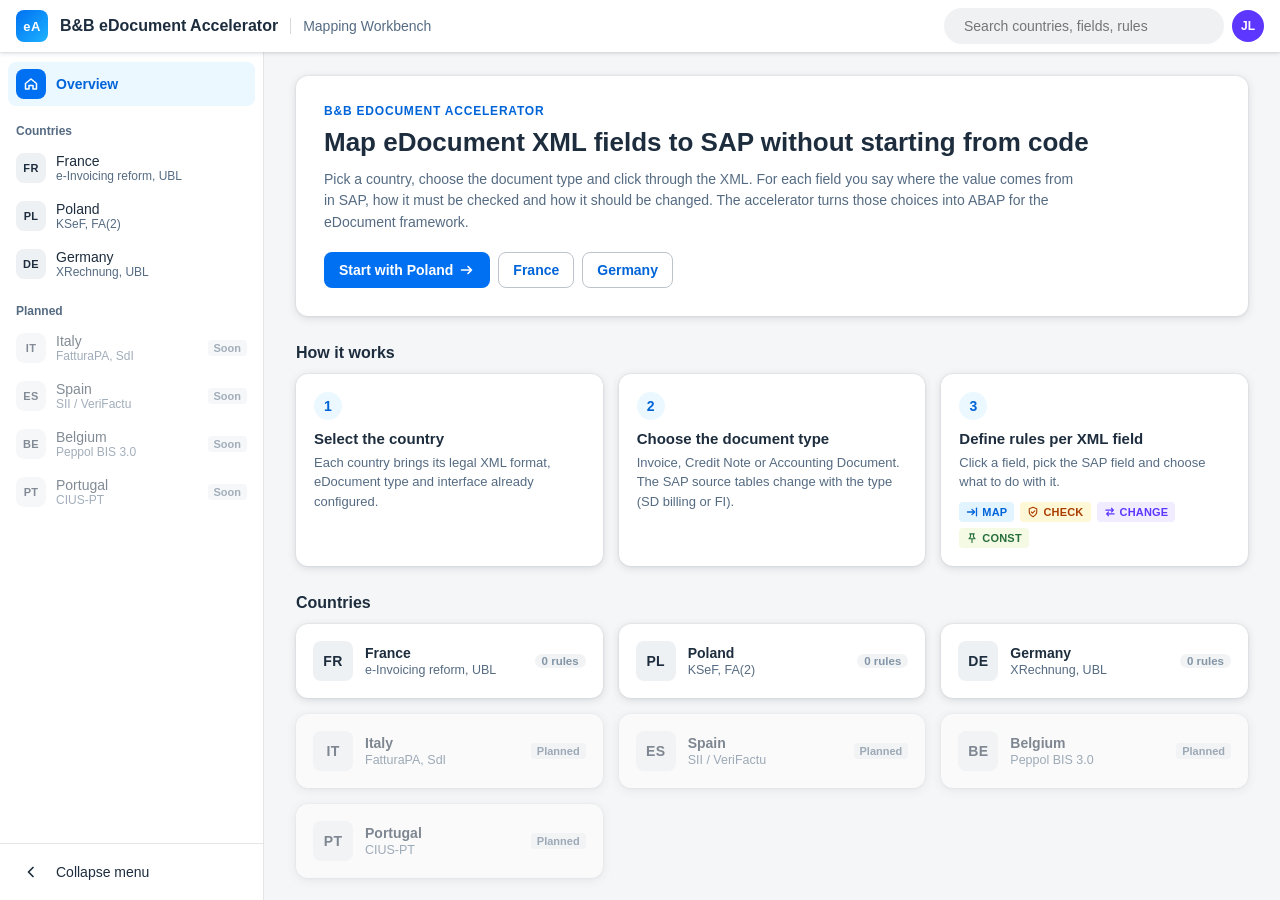
<file: docs/legacy/edoc-accelerator-mockup.html>
<!doctype html>
<html lang="en">
<head>
<meta charset="utf-8">
<meta name="viewport" content="width=device-width, initial-scale=1">
<title>B&amp;B eDocument Accelerator</title>
<style>
:root{
  --bg:#f5f6f7; --surface:#fff; --text:#1d2d3e; --text2:#556b82; --text3:#8396a8;
  --border:#d9d9d9; --border2:#e5e5e5; --hover:#eaecee;
  --brand:#0070f2; --brand-h:#0064d9; --brand-d:#0057d2; --brand-bg:#ebf8ff; --sel:#ebf8ff;
  --pos:#256f3a; --pos-bg:#f5fae5; --warn:#a93e00; --warn-bg:#fff8d6; --neg:#aa0808; --neg-bg:#ffeaf4;
  --info:#0064d9; --info-bg:#e1f4ff; --chg:#5d36ff; --chg-bg:#f1ecff;
  --shadow:0 0 .125rem rgba(34,53,72,.15),0 .125rem .5rem rgba(34,53,72,.15);
  --shadow-l:0 0 .125rem rgba(34,53,72,.15),0 .625rem 1.875rem rgba(34,53,72,.25);
  --font:"72","72full",-apple-system,BlinkMacSystemFont,"Segoe UI",Roboto,Helvetica,Arial,sans-serif;
  --mono:"SF Mono",Menlo,Consolas,"Liberation Mono",monospace;
}
*{box-sizing:border-box}
html,body{margin:0;height:100%}
body{font-family:var(--font);font-size:14px;color:var(--text);background:var(--bg);-webkit-font-smoothing:antialiased;overflow:hidden}
button{font:inherit;color:inherit;cursor:pointer}
input,select{font:inherit;color:inherit}
svg{display:block}
.mono{font-family:var(--mono);font-size:12.5px}
.muted{color:var(--text2)}

/* Shell bar */
.shell{height:52px;background:#fff;display:flex;align-items:center;gap:12px;padding:0 16px;box-shadow:0 0 .125rem rgba(34,53,72,.15),0 .125rem .25rem rgba(34,53,72,.12);position:relative;z-index:10}
.logo{width:32px;height:32px;border-radius:8px;background:linear-gradient(135deg,#0070f2,#1db3ff);color:#fff;display:grid;place-items:center;font-weight:800;font-size:13px;letter-spacing:.5px}
.shell-title{font-weight:700;font-size:16px;white-space:nowrap}
.shell-sub{color:var(--text2);padding-left:12px;border-left:1px solid var(--border);white-space:nowrap}
.shell-right{margin-left:auto;display:flex;align-items:center;gap:8px}
.shell-search{display:flex;align-items:center;gap:6px;height:36px;width:280px;padding:0 12px;border-radius:18px;background:#eff1f2;color:var(--text2)}
.shell-search input{border:0;background:transparent;outline:0;flex:1;min-width:0}
.avatar{width:32px;height:32px;border-radius:50%;background:#5d36ff;color:#fff;display:grid;place-items:center;font-size:12px;font-weight:700}

/* Layout */
.app{display:flex;height:calc(100vh - 52px)}
.sidenav{width:264px;background:#fff;border-right:1px solid var(--border2);display:flex;flex-direction:column;flex-shrink:0;transition:width .2s;overflow:hidden auto}
.sidenav.collapsed{width:64px}
.sidenav.collapsed .nav-text,.sidenav.collapsed .nav-sec,.sidenav.collapsed .nav-count,.sidenav.collapsed .tag{display:none}
.nav-sec{font-size:12px;color:var(--text2);font-weight:700;padding:16px 16px 6px;white-space:nowrap}
.nav-item{display:flex;align-items:center;gap:10px;margin:2px 8px;padding:6px 8px;border-radius:8px;border:0;background:none;width:calc(100% - 16px);text-align:left;min-height:44px}
.nav-item:hover{background:var(--hover)}
.nav-item.sel{background:var(--brand-bg);color:var(--brand-h)}
.nav-item.sel .nav-name{font-weight:700}
.nav-item.disabled{opacity:.55;cursor:default}
.nav-item.disabled:hover{background:none}
.flag{width:30px;height:30px;border-radius:8px;font-size:11px;font-weight:800;display:grid;place-items:center;background:#eef1f4;color:var(--text);flex-shrink:0;letter-spacing:.3px}
.flag svg{width:16px;height:16px}
.nav-item.sel .flag{background:var(--brand);color:#fff}
.nav-text{display:flex;flex-direction:column;min-width:0;flex:1}
.nav-name{white-space:nowrap;overflow:hidden;text-overflow:ellipsis}
.nav-desc{font-size:12px;color:var(--text2);white-space:nowrap;overflow:hidden;text-overflow:ellipsis}
.nav-item.sel .nav-desc{color:var(--brand-h)}
.nav-count{font-size:12px;font-weight:700;background:var(--brand);color:#fff;border-radius:10px;padding:1px 7px}
.nav-foot{margin-top:auto;border-top:1px solid var(--border2);padding:4px 0}
.tag{font-size:11px;font-weight:700;padding:2px 6px;border-radius:4px;background:#eff1f2;color:var(--text2);white-space:nowrap}
main{flex:1;min-width:0;overflow:auto;display:flex;flex-direction:column}

/* Generic */
.card{background:#fff;border-radius:12px;box-shadow:var(--shadow)}
.page{padding:24px 32px 40px;max-width:1280px;width:100%}
.sec-title{font-size:16px;font-weight:700;margin:28px 0 12px}
.btn{height:36px;padding:0 14px;border-radius:8px;border:1px solid transparent;background:transparent;color:var(--brand-h);font-weight:600;display:inline-flex;align-items:center;gap:6px;white-space:nowrap}
.btn svg{width:16px;height:16px}
.btn-emph{background:var(--brand);color:#fff}
.btn-emph:hover{background:var(--brand-h)}
.btn-def{background:#fff;border-color:#bcc3ca}
.btn-def:hover,.btn-trans:hover{background:var(--hover)}
.btn-icon{width:36px;padding:0;justify-content:center}
.btn-sm{height:28px;padding:0 10px;font-size:13px}
.btn-sm.btn-icon{width:28px;padding:0}
.btn-neg{color:var(--neg)}
.input{height:36px;border:1px solid #bcc3ca;border-radius:8px;padding:0 10px;background:#fff;outline:0;width:100%}
.input:focus,select.input:focus{border-color:var(--brand);box-shadow:0 0 0 1px var(--brand)}
select.input{padding-right:28px;appearance:none;background:#fff url("data:image/svg+xml,%3Csvg xmlns='http://www.w3.org/2000/svg' viewBox='0 0 16 16'%3E%3Cpath d='M4 6l4 4 4-4' fill='none' stroke='%230064d9' stroke-width='1.6' stroke-linecap='round'/%3E%3C/svg%3E") no-repeat right 8px center/14px}
.search{display:flex;align-items:center;gap:6px;height:36px;border:1px solid #bcc3ca;border-radius:8px;padding:0 10px;background:#fff}
.search:focus-within{border-color:var(--brand);box-shadow:0 0 0 1px var(--brand)}
.search input{border:0;outline:0;flex:1;min-width:0;background:transparent}
.search svg{width:16px;height:16px;color:var(--text2);flex-shrink:0}
.seg{display:inline-flex;border:1px solid #bcc3ca;border-radius:8px;overflow:hidden;background:#fff}
.seg button{border:0;background:transparent;height:34px;padding:0 12px;display:inline-flex;align-items:center;gap:6px;color:var(--text);border-left:1px solid #e1e4e7}
.seg button:first-child{border-left:0}
.seg button:hover{background:var(--hover)}
.seg button.on{background:var(--brand-bg);color:var(--brand-h);font-weight:700;box-shadow:inset 0 -2px 0 var(--brand)}
.seg button svg{width:15px;height:15px}
.seg.sm button{height:28px;padding:0 10px;font-size:13px}
.strip{display:flex;gap:10px;align-items:flex-start;padding:10px 12px;border-radius:8px;font-size:13px;line-height:1.45}
.strip svg{width:16px;height:16px;flex-shrink:0;margin-top:1px}
.strip-info{background:var(--info-bg);color:#00144a;border:1px solid #b8e0ff}
.strip-info svg{color:var(--info)}
.strip-neg{background:var(--neg-bg);color:var(--neg);border:1px solid #ffc2d6}
.strip-warn{background:var(--warn-bg);color:#5b2a00;border:1px solid #ffdf72}
.pill{display:inline-flex;align-items:center;gap:4px;height:20px;padding:0 7px;border-radius:4px;font-size:11px;font-weight:700;letter-spacing:.2px;white-space:nowrap}
.pill svg{width:12px;height:12px}
.pill-map{background:var(--info-bg);color:var(--info)}
.pill-check{background:var(--warn-bg);color:var(--warn)}
.pill-change{background:var(--chg-bg);color:var(--chg)}
.pill-constant{background:var(--pos-bg);color:var(--pos)}
.pill-auto{background:#eff1f2;color:var(--text2);font-weight:600}

/* Object header */
.ohead{background:#fff;padding:12px 32px 14px;box-shadow:0 1px 0 var(--border2)}
.crumbs{display:flex;gap:6px;align-items:center;font-size:13px;color:var(--text2);margin-bottom:8px;flex-wrap:wrap}
.crumbs a{color:var(--brand-h);text-decoration:none;cursor:pointer}
.crumbs a:hover{text-decoration:underline}
.oh-row{display:flex;align-items:flex-start;gap:16px;flex-wrap:wrap}
.oh-title{display:flex;align-items:center;gap:12px;min-width:0}
.oh-title h1{font-size:22px;margin:0;font-weight:700}
.oh-title .flag{width:40px;height:40px;font-size:14px;background:var(--brand);color:#fff;border-radius:10px}
.oh-sub{color:var(--text2);margin-top:2px}
.oh-attrs{display:flex;gap:28px;margin-top:12px;flex-wrap:wrap}
.attr .l{font-size:12px;color:var(--text2)}
.attr .v{font-weight:600;margin-top:2px}
.oh-kpi{margin-left:auto;display:flex;gap:24px;align-items:flex-end}
.kpi .l{font-size:12px;color:var(--text2)}
.kpi .v{font-size:22px;font-weight:300;color:var(--brand-h)}
.kpi .v small{font-size:13px;color:var(--text2);font-weight:400}
.progress{height:6px;border-radius:3px;background:#e5e9ed;overflow:hidden;width:180px;margin-top:6px}
.progress i{display:block;height:100%;background:var(--brand);border-radius:3px;transition:width .3s}

/* Wizard */
.wizard{display:flex;align-items:center;gap:0;margin-top:16px;max-width:620px}
.wstep{display:flex;align-items:center;gap:8px;white-space:nowrap;font-size:13px;color:var(--text2)}
.wdot{width:28px;height:28px;border-radius:50%;display:grid;place-items:center;font-weight:700;font-size:13px;border:1px solid #bcc3ca;background:#fff;color:var(--text2)}
.wdot svg{width:14px;height:14px}
.wstep.done .wdot{background:var(--brand);border-color:var(--brand);color:#fff}
.wstep.cur .wdot{border:2px solid var(--brand);color:var(--brand-h)}
.wstep.cur{color:var(--text);font-weight:700}
.wline{flex:1;height:1px;background:#bcc3ca;margin:0 12px;min-width:24px}
.wline.done{background:var(--brand)}

/* Home */
.hero{display:grid;grid-template-columns:1fr;gap:28px;padding:28px;align-items:center}
.eyebrow{font-size:12px;font-weight:700;color:var(--brand-h);text-transform:uppercase;letter-spacing:.8px}
.hero h1{font-size:26px;line-height:1.25;margin:8px 0 10px}
.hero p{color:var(--text2);line-height:1.55;margin:0 0 18px;max-width:760px}
.hero-actions{display:flex;gap:8px;flex-wrap:wrap}
.flow{display:flex;align-items:center;justify-content:center;flex-wrap:wrap;gap:8px;background:var(--bg);border-radius:12px;padding:18px;overflow:auto}
.fbox{background:#20476b;color:#fff;border-radius:8px;padding:10px 12px;font-size:13px;font-weight:600;text-align:center;flex-shrink:0}
.fbox.xml{border-radius:16px;padding:14px 16px;text-align:left;line-height:1.6}
.fbox small{display:block;font-weight:400;opacity:.8}
.farrow{color:var(--text3);flex-shrink:0}
.farrow svg{width:18px;height:18px}
.fsap{display:flex;flex-direction:column;gap:8px;flex-shrink:0}
.fsap .row{display:flex;gap:6px;align-items:center}
.fsap .fbox{min-width:78px}
.steps-grid,.tiles,.cgrid{display:grid;grid-template-columns:repeat(3,1fr);gap:16px}
.stepc{padding:18px}
.stepc .n{width:28px;height:28px;border-radius:50%;background:var(--brand-bg);color:var(--brand-h);font-weight:700;display:grid;place-items:center;margin-bottom:10px}
.stepc h3{margin:0 0 6px;font-size:15px}
.stepc p{margin:0;color:var(--text2);line-height:1.5;font-size:13px}
.stepc .pills{display:flex;gap:6px;margin-top:10px;flex-wrap:wrap}
.ccard{padding:16px;display:flex;gap:12px;align-items:center;cursor:pointer;border:1px solid transparent;transition:box-shadow .15s,border-color .15s}
.ccard:hover{box-shadow:var(--shadow-l);border-color:#b8e0ff}
.ccard .flag{width:40px;height:40px;font-size:14px}
.ccard .t{font-weight:700}
.ccard .d{font-size:12.5px;color:var(--text2);margin-top:2px}
.ccard.disabled{opacity:.55;cursor:default}
.ccard.disabled:hover{box-shadow:var(--shadow);border-color:transparent}

/* Doc tiles */
.tile{padding:20px;cursor:pointer;display:flex;flex-direction:column;gap:12px;border:1px solid transparent;transition:box-shadow .15s,border-color .15s,transform .15s;text-align:left;background:#fff}
.tile:hover{box-shadow:var(--shadow-l);border-color:#b8e0ff;transform:translateY(-1px)}
.tile-ic{width:44px;height:44px;border-radius:12px;display:grid;place-items:center;background:var(--brand-bg);color:var(--brand-h)}
.tile-ic svg{width:22px;height:22px}
.tile h3{margin:0;font-size:16px}
.tile p{margin:0;color:var(--text2);font-size:13px;line-height:1.5}
.tile dl{margin:0;display:grid;grid-template-columns:auto 1fr;gap:4px 12px;font-size:12.5px}
.tile dt{color:var(--text2)}
.tile dd{margin:0;font-weight:600}
.tile-f{display:flex;align-items:center;justify-content:space-between;border-top:1px solid var(--border2);padding-top:12px;margin-top:auto;font-size:13px}

/* Workspace */
.ws{display:flex;flex-direction:column;height:100%;min-height:0}
.tabbar{display:flex;gap:4px;background:#fff;padding:0 32px;box-shadow:0 1px 0 var(--border2)}
.tab{border:0;background:none;height:44px;padding:0 14px;color:var(--text2);font-weight:600;position:relative;display:flex;align-items:center;gap:6px}
.tab svg{width:16px;height:16px}
.tab.on{color:var(--brand-h)}
.tab.on:after{content:"";position:absolute;left:8px;right:8px;bottom:0;height:3px;border-radius:3px 3px 0 0;background:var(--brand)}
.tab .cnt{font-size:11px;background:#eff1f2;color:var(--text2);padding:1px 6px;border-radius:8px}
.ws-content{flex:1;min-height:0;padding:16px 24px 0;display:flex;flex-direction:column}
.ws-grid{flex:1;min-height:0;display:grid;grid-template-columns:minmax(420px,1.15fr) minmax(380px,1fr);gap:16px}
.pane{display:flex;flex-direction:column;min-height:0;overflow:hidden}
.pane-h{display:flex;align-items:center;gap:8px;padding:12px 16px 8px}
.pane-h h2{font-size:15px;margin:0;font-weight:700}
.pane-h .sub{color:var(--text2);font-size:12.5px}
.pane-tools{display:flex;gap:8px;align-items:center;padding:4px 16px 10px;border-bottom:1px solid var(--border2);flex-wrap:wrap}
.pane-tools .search{flex:1;min-width:160px}
.pane-b{flex:1;min-height:0;overflow:auto}

/* Tree */
.trow{display:flex;align-items:center;gap:6px;height:32px;padding-right:8px;padding-left:calc(var(--d) * 18px + 8px);cursor:pointer;border-bottom:1px solid #f2f3f4;position:relative}
.trow:hover{background:#f5f6f7}
.trow.sel{background:var(--sel);box-shadow:inset 3px 0 0 var(--brand)}
.twist{width:18px;height:18px;display:grid;place-items:center;color:var(--text2);border-radius:4px;flex-shrink:0}
.twist[data-action]:hover{background:#dfe3e7}
.twist svg{width:12px;height:12px;transition:transform .12s}
.twist.open svg{transform:rotate(90deg)}
.tic{width:18px;height:18px;display:grid;place-items:center;flex-shrink:0;border-radius:4px;font-size:11px;font-weight:800}
.tic svg{width:15px;height:15px}
.tic.grpic{color:#e9730c}
.tic.leafic{color:var(--text3)}
.tic.attr{color:var(--chg);background:var(--chg-bg)}
.trow.has .tic.leafic{color:var(--brand)}
.tname{white-space:nowrap;font-size:13.5px}
.trow.grp .tname{font-weight:600}
.pfx{color:var(--text3);font-weight:400}
.idx{color:var(--text2);font-weight:400;margin-left:3px;font-size:12px}
.tval{color:var(--text3);font-family:var(--mono);font-size:12px;white-space:nowrap;overflow:hidden;text-overflow:ellipsis;min-width:0;flex:1}
.tbadges{margin-left:auto;display:flex;gap:4px;align-items:center;flex-shrink:0}
.tsrc{font-family:var(--mono);font-size:11.5px;color:var(--brand-h);background:#fff;border:1px solid #b8e0ff;border-radius:4px;padding:1px 5px}
.cnt{font-size:11.5px;color:var(--brand-h);font-weight:700;background:var(--brand-bg);border-radius:8px;padding:1px 7px}
.cnt.muted{background:#f2f3f4;color:var(--text3);font-weight:600}
.tadd{width:24px;height:24px;border-radius:6px;border:1px solid #bcc3ca;background:#fff;color:var(--brand-h);display:grid;place-items:center;opacity:0;flex-shrink:0}
.tadd svg{width:12px;height:12px}
.trow:hover .tadd,.trow.sel .tadd{opacity:1}
.tadd:hover{background:var(--brand);color:#fff;border-color:var(--brand)}
.tree-empty{padding:40px;text-align:center;color:var(--text2)}

/* Side panel */
.fd{padding:16px;border-bottom:1px solid var(--border2)}
.fd-top{display:flex;gap:10px;align-items:flex-start}
.fd-ic{width:36px;height:36px;border-radius:10px;background:var(--brand-bg);color:var(--brand-h);display:grid;place-items:center;flex-shrink:0}
.fd-ic svg{width:18px;height:18px}
.fd-name{font-size:16px;font-weight:700;font-family:var(--mono)}
.fd-path{font-size:12px;color:var(--text2);font-family:var(--mono);word-break:break-all;margin-top:2px}
.fd-grid{display:grid;grid-template-columns:repeat(3,1fr);gap:10px;margin:14px 0}
.fd-grid .l{font-size:12px;color:var(--text2)}
.fd-grid .v{font-weight:600;margin-top:2px;font-size:13px;word-break:break-word}
.fd-actions{display:flex;gap:8px;flex-wrap:wrap}
.fd-sugg{display:flex;gap:6px;align-items:center;flex-wrap:wrap;margin:0 0 12px;font-size:12.5px;color:var(--text2)}
.chip{height:28px;border:1px solid #bcc3ca;border-radius:14px;background:#fff;padding:0 10px;display:inline-flex;align-items:center;gap:5px;font-family:var(--mono);font-size:12px;color:var(--brand-h)}
.chip svg{width:13px;height:13px}
.chip:hover{background:var(--brand-bg);border-color:#89d1ff}
.chip.on{background:var(--brand);color:#fff;border-color:var(--brand)}
.nrules{margin-top:14px;display:flex;flex-direction:column;gap:6px}
.nrule{display:flex;align-items:center;gap:8px;padding:8px 10px;border:1px solid var(--border2);border-radius:8px;background:#fafbfc}
.nrule .d{flex:1;min-width:0;font-size:13px}
.nrule .d .s{font-family:var(--mono);font-size:12px;color:var(--brand-h)}
.rules-h{display:flex;align-items:center;gap:8px;padding:14px 16px 8px}
.rules-h h3{margin:0;font-size:14px}
.tbl{width:100%;border-collapse:collapse;font-size:13px}
.tbl th{text-align:left;font-size:12px;color:var(--text2);font-weight:600;padding:8px 10px;border-bottom:1px solid var(--border);background:#fafbfc;position:sticky;top:0;z-index:1}
.tbl td{padding:8px 10px;border-bottom:1px solid #eef0f2;vertical-align:middle}
.tbl tr.rr{cursor:pointer}
.tbl tr.rr:hover td{background:#f5f6f7}
.tbl tr.rr.sel td{background:var(--sel)}
.tbl .fn{font-family:var(--mono);font-weight:600;font-size:12.5px}
.tbl .fp{font-size:11.5px;color:var(--text3);font-family:var(--mono);max-width:200px;overflow:hidden;text-overflow:ellipsis;white-space:nowrap}
.tbl .src{font-family:var(--mono);font-size:12px;color:var(--brand-h)}
.tbl .det{color:var(--text2);font-size:12px;margin-top:2px}
.tbl .act{white-space:nowrap;text-align:right}
.empty{padding:36px 24px;text-align:center;color:var(--text2)}
.empty .ill{width:64px;height:64px;border-radius:50%;background:var(--brand-bg);color:var(--brand);display:grid;place-items:center;margin:0 auto 12px}
.empty .ill svg{width:28px;height:28px}
.empty h4{margin:0 0 6px;color:var(--text);font-size:15px}
.empty p{margin:0 auto;max-width:340px;line-height:1.5;font-size:13px}

/* Footer bar */
.footer-bar{margin:12px 24px 14px;background:#fff;border-radius:12px;box-shadow:var(--shadow);height:52px;display:flex;align-items:center;gap:8px;padding:0 10px 0 16px;flex-shrink:0}
.footer-bar .st{font-size:13px;color:var(--text2);display:flex;align-items:center;gap:8px}
.footer-bar .st i{width:8px;height:8px;border-radius:50%;background:#e76500;display:inline-block}
.footer-bar .st i.ok{background:#36a41d}
.footer-bar .sp{margin-left:auto}

/* Code & XML views */
.codecard{flex:1;min-height:0;display:flex;flex-direction:column;overflow:hidden}
.code-h{display:flex;align-items:center;gap:10px;padding:12px 16px;border-bottom:1px solid var(--border2);flex-wrap:wrap}
.code-h h2{font-size:15px;margin:0}
.code{flex:1;min-height:0;overflow:auto;margin:0;padding:14px 0;font-family:var(--mono);font-size:12.5px;line-height:1.65;counter-reset:ln}
.code.dark{background:#12171c;color:#e3e7eb}
.cl{padding:0 16px 0 0;white-space:pre;display:flex}
.cl:before{counter-increment:ln;content:counter(ln);width:44px;text-align:right;padding-right:14px;color:#5b6773;flex-shrink:0;user-select:none}
.c-kw{color:#6cb4ff;font-weight:600}.c-str{color:#9ad877}.c-cm{color:#8b98a5;font-style:italic}.c-num{color:#f0a35e}
.xl{padding:0 16px 0 0;white-space:pre;display:flex;align-items:center;cursor:default}
.xl:before{counter-increment:ln;content:counter(ln);width:44px;text-align:right;padding-right:14px;color:#a6b2bd;flex-shrink:0;user-select:none}
.xl.mapped{background:var(--brand-bg);cursor:pointer}
.xl.mapped:hover{background:#d6efff}
.xt{color:#0064d9}.xa{color:#a93e00}.xv{color:#256f3a}.xx{color:var(--text)}
.xnote{margin-left:14px;font-family:var(--font);display:inline-flex;gap:4px}

/* Dialog */
.overlay{position:fixed;inset:0;background:rgba(29,45,62,.45);display:grid;place-items:center;z-index:50;padding:16px;animation:fade .12s}
@keyframes fade{from{opacity:0}to{opacity:1}}
.dialog{background:#fff;border-radius:12px;box-shadow:var(--shadow-l);width:min(1120px,100%);height:min(740px,100%);display:flex;flex-direction:column;overflow:hidden;animation:pop .15s}
@keyframes pop{from{transform:scale(.98);opacity:.6}to{transform:none;opacity:1}}
.dlg-h{display:flex;align-items:center;gap:10px;padding:12px 12px 4px 20px}
.dlg-title{font-size:16px;font-weight:700;display:flex;align-items:center;gap:8px}
.dlg-title svg{width:18px;height:18px;color:var(--brand)}
.dlg-sub{padding:0 20px 12px;font-family:var(--mono);font-size:12px;color:var(--text2);border-bottom:1px solid var(--border2);word-break:break-all}
.dlg-h .btn{margin-left:auto}
.dlg-body{flex:1;min-height:0;display:grid;grid-template-columns:360px 1fr}
.dlg-tree{border-right:1px solid var(--border2);display:flex;flex-direction:column;min-height:0;background:#fafbfc}
.dlg-tree-h{padding:12px 14px 8px;font-weight:700;font-size:13px;display:flex;align-items:center;gap:6px}
.dlg-tree-h span{font-weight:400;color:var(--text2)}
.dlg-tree .search{margin:0 14px 8px}
.sugg{padding:0 14px 10px;display:flex;flex-wrap:wrap;gap:6px;align-items:center}
.sugg-l{font-size:12px;color:var(--text2);width:100%}
.cat{flex:1;min-height:0;overflow:auto;border-top:1px solid var(--border2);background:#fff}
.cat-g{font-size:11.5px;font-weight:700;color:var(--text2);text-transform:uppercase;letter-spacing:.6px;padding:10px 14px 4px}
.cat-t{display:flex;align-items:center;gap:6px;padding:6px 12px;cursor:pointer;font-size:13px}
.cat-t:hover{background:#f5f6f7}
.cat-t .twist{width:16px;height:16px}
.cat-t b{font-family:var(--mono);font-size:12.5px}
.cat-t span.d{color:var(--text2);white-space:nowrap;overflow:hidden;text-overflow:ellipsis;font-size:12.5px}
.cat-t .tic{color:#0a6ed1}
.cat-f{display:flex;align-items:center;gap:8px;padding:5px 12px 5px 52px;cursor:pointer;font-size:13px;border-left:3px solid transparent}
.cat-f:hover{background:#f5f6f7}
.cat-f.sel{background:var(--sel);border-left-color:var(--brand)}
.cat-f .mono{min-width:96px;color:var(--text)}
.cat-f .d{color:var(--text2);white-space:nowrap;overflow:hidden;text-overflow:ellipsis}
.cat-f .sg{margin-left:auto;color:var(--brand)}
.cat-f .sg svg{width:13px;height:13px}
.dlg-form{padding:18px 22px;overflow:auto;display:flex;flex-direction:column;gap:16px}
.frow label{display:block;font-size:12.5px;color:var(--text2);margin-bottom:6px;font-weight:600}
.frow .req{color:var(--neg)}
.type-help{font-size:12.5px;color:var(--text2);margin-top:6px}
.ro{min-height:36px;display:flex;align-items:center;gap:10px;padding:0 10px;border-radius:8px;background:#f5f6f7;border:1px solid var(--border2)}
.vh{min-height:40px;display:flex;align-items:center;padding:4px;border-radius:8px;border:1px dashed #bcc3ca;background:#fff}
.vh .ph{color:var(--text3);padding:0 8px;font-size:13px}
.token{display:inline-flex;align-items:center;gap:8px;height:30px;padding:0 6px 0 10px;border-radius:6px;background:var(--brand-bg);border:1px solid #89d1ff;color:var(--brand-h);font-family:var(--mono);font-size:12.5px;font-weight:600}
.token small{font-family:var(--font);font-weight:400;color:var(--text2)}
.token button{border:0;background:none;width:20px;height:20px;border-radius:4px;color:var(--text2);display:grid;place-items:center;padding:0}
.token button:hover{background:#cde9ff}
.token button svg{width:12px;height:12px}
.g2{display:grid;grid-template-columns:1fr 1fr;gap:12px}
.vm{border:1px solid var(--border2);border-radius:8px;overflow:hidden}
.vm-r{display:grid;grid-template-columns:1fr 24px 1fr 32px;gap:8px;align-items:center;padding:6px 8px;border-bottom:1px solid #f0f1f2}
.vm-r:last-child{border-bottom:0}
.vm-r .input{height:30px}
.vm-h{font-size:12px;color:var(--text2);font-weight:600;background:#fafbfc}
.vm-r .arr{color:var(--text3);display:grid;place-items:center}
.vm-r .arr svg{width:14px;height:14px}
.preview{border-radius:10px;background:#12171c;color:#e3e7eb;padding:12px 14px}
.preview-l{font-size:11.5px;text-transform:uppercase;letter-spacing:.7px;color:#8b98a5;margin-bottom:6px;font-weight:700}
.preview code{font-family:var(--mono);font-size:12.5px;white-space:pre-wrap;line-height:1.6}
.dlg-f{display:flex;align-items:center;gap:8px;padding:10px 12px 10px 20px;border-top:1px solid var(--border2);background:#fff}
.dlg-hint{font-size:12.5px;color:var(--text2);margin-right:auto}

/* Toast */
.toast{position:fixed;left:50%;bottom:84px;transform:translateX(-50%) translateY(10px);background:rgba(29,45,62,.95);color:#fff;padding:10px 16px;border-radius:8px;font-size:13.5px;opacity:0;pointer-events:none;transition:all .2s;z-index:80;max-width:min(520px,90vw);text-align:center}
.toast.show{opacity:1;transform:translateX(-50%)}

@media (max-width:1100px){
  .hero{grid-template-columns:1fr}
  .ws-grid{grid-template-columns:1fr;overflow:auto}
  .pane{min-height:420px}
  .shell-search{display:none}
}
@media (max-width:800px){
  .sidenav{width:64px}
  .sidenav .nav-text,.sidenav .nav-sec,.sidenav .nav-count,.sidenav .tag{display:none}
  .steps-grid,.tiles,.cgrid{grid-template-columns:1fr}
  .page{padding:16px}
  .ohead,.tabbar{padding-left:16px;padding-right:16px}
  .ws-content{padding:12px 12px 0}
  .footer-bar{margin:10px 12px}
  .shell-sub{display:none}
  .dlg-body{grid-template-columns:1fr;overflow:auto}
  .dlg-tree{max-height:300px}
  .oh-kpi{margin-left:0}
  .fd-grid{grid-template-columns:1fr 1fr}
}
</style>
</head>
<body>
<header class="shell">
  <div class="logo">eA</div>
  <div class="shell-title">B&amp;B eDocument Accelerator</div>
  <div class="shell-sub">Mapping Workbench</div>
  <div class="shell-right">
    <label class="shell-search"><span id="ic-s"></span><input placeholder="Search countries, fields, rules" aria-label="Search"></label>
    <div class="avatar" title="Jordan Lee">JL</div>
  </div>
</header>
<div class="app">
  <nav class="sidenav" id="nav" aria-label="Countries"></nav>
  <main id="main"></main>
</div>
<div id="dlg"></div>
<div class="toast" id="toast" role="status"></div>

<script>
/* ======================= Icons ======================= */
const P = {
  chevR:'<path d="M6 3.5l4.5 4.5L6 12.5" fill="none" stroke="currentColor" stroke-width="1.7" stroke-linecap="round" stroke-linejoin="round"/>',
  chevL:'<path d="M10 3.5L5.5 8l4.5 4.5" fill="none" stroke="currentColor" stroke-width="1.7" stroke-linecap="round" stroke-linejoin="round"/>',
  search:'<circle cx="7" cy="7" r="4.5" fill="none" stroke="currentColor" stroke-width="1.6"/><path d="M10.5 10.5L14 14" stroke="currentColor" stroke-width="1.6" stroke-linecap="round"/>',
  close:'<path d="M4 4l8 8M12 4l-8 8" stroke="currentColor" stroke-width="1.6" stroke-linecap="round"/>',
  check:'<path d="M3 8.5l3.2 3L13 4.5" fill="none" stroke="currentColor" stroke-width="1.8" stroke-linecap="round" stroke-linejoin="round"/>',
  plus:'<path d="M8 3v10M3 8h10" stroke="currentColor" stroke-width="1.8" stroke-linecap="round"/>',
  edit:'<path d="M10.5 2.5l3 3L6 13H3v-3z" fill="none" stroke="currentColor" stroke-width="1.5" stroke-linejoin="round"/>',
  trash:'<path d="M3 4.5h10M6.5 4.5V3h3v1.5M4.5 4.5l.6 8.5h5.8l.6-8.5" fill="none" stroke="currentColor" stroke-width="1.5" stroke-linejoin="round" stroke-linecap="round"/>',
  home:'<path d="M2.5 7.5L8 3l5.5 4.5V13h-3.5V9.5H6V13H2.5z" fill="none" stroke="currentColor" stroke-width="1.5" stroke-linejoin="round"/>',
  folder:'<path d="M1.5 4.5a1 1 0 011-1h3.2l1.5 1.5h6.3a1 1 0 011 1v6.5a1 1 0 01-1 1h-11a1 1 0 01-1-1z" fill="currentColor" opacity=".9"/>',
  field:'<rect x="2.5" y="3" width="11" height="10" rx="2" fill="none" stroke="currentColor" stroke-width="1.4"/><path d="M5 6.5h6M5 9.5h4" stroke="currentColor" stroke-width="1.4" stroke-linecap="round"/>',
  table:'<rect x="2" y="3" width="12" height="10" rx="1.5" fill="none" stroke="currentColor" stroke-width="1.4"/><path d="M2 6.5h12M6 6.5V13" stroke="currentColor" stroke-width="1.4"/>',
  xml:'<path d="M5.5 4L2 8l3.5 4M10.5 4L14 8l-3.5 4M9 3L7 13" fill="none" stroke="currentColor" stroke-width="1.6" stroke-linecap="round" stroke-linejoin="round"/>',
  code:'<path d="M5.5 4L2 8l3.5 4M10.5 4L14 8l-3.5 4" fill="none" stroke="currentColor" stroke-width="1.6" stroke-linecap="round" stroke-linejoin="round"/>',
  map:'<path d="M2 8h9M8 4.5L11.5 8 8 11.5" fill="none" stroke="currentColor" stroke-width="1.7" stroke-linecap="round" stroke-linejoin="round"/><path d="M14 3v10" stroke="currentColor" stroke-width="1.7" stroke-linecap="round"/>',
  shield:'<path d="M8 1.8l5 2v4c0 3-2.2 5.2-5 6.4C5.2 13 3 10.8 3 7.8v-4z" fill="none" stroke="currentColor" stroke-width="1.5" stroke-linejoin="round"/><path d="M5.8 8l1.6 1.6L10.4 6.5" fill="none" stroke="currentColor" stroke-width="1.5" stroke-linecap="round" stroke-linejoin="round"/>',
  swap:'<path d="M2.5 5.5h10M10 3l2.5 2.5L10 8M13.5 10.5h-10M6 8l-2.5 2.5L6 13" fill="none" stroke="currentColor" stroke-width="1.5" stroke-linecap="round" stroke-linejoin="round"/>',
  pin:'<path d="M5 2.5h6M6 2.5v4L4 9h8l-2-2.5v-4M8 9v5" fill="none" stroke="currentColor" stroke-width="1.5" stroke-linecap="round" stroke-linejoin="round"/>',
  wand:'<path d="M2.5 13.5l7-7M9 3V1.5M12 4l1-1M13 7h1.5M7 2.5l-1-1M11.5 9.5l1 1" stroke="currentColor" stroke-width="1.5" stroke-linecap="round"/>',
  doc:'<path d="M4 1.8h5.2L12.5 5v9.2H4z" fill="none" stroke="currentColor" stroke-width="1.4" stroke-linejoin="round"/><path d="M9 2v3.3h3.3M6 8.5h4.5M6 11h4.5" fill="none" stroke="currentColor" stroke-width="1.4" stroke-linecap="round"/>',
  credit:'<path d="M4 1.8h5.2L12.5 5v9.2H4z" fill="none" stroke="currentColor" stroke-width="1.4" stroke-linejoin="round"/><path d="M6 9.5h4.5" stroke="currentColor" stroke-width="1.6" stroke-linecap="round"/>',
  ledger:'<rect x="2.5" y="2" width="11" height="12" rx="1.5" fill="none" stroke="currentColor" stroke-width="1.4"/><path d="M5.5 2v12M7.5 5.5h4M7.5 8h4M7.5 10.5h2.5" stroke="currentColor" stroke-width="1.4" stroke-linecap="round"/>',
  expand:'<path d="M4 6l4 4 4-4" fill="none" stroke="currentColor" stroke-width="1.6" stroke-linecap="round" stroke-linejoin="round"/>',
  collapse:'<path d="M4 10l4-4 4 4" fill="none" stroke="currentColor" stroke-width="1.6" stroke-linecap="round" stroke-linejoin="round"/>',
  info:'<circle cx="8" cy="8" r="6.2" fill="none" stroke="currentColor" stroke-width="1.4"/><path d="M8 7.2V11M8 5v.2" stroke="currentColor" stroke-width="1.6" stroke-linecap="round"/>',
  copy:'<rect x="5" y="5" width="8.5" height="8.5" rx="1.5" fill="none" stroke="currentColor" stroke-width="1.4"/><path d="M3 10.5V3.5A1 1 0 014 2.5h6.5" fill="none" stroke="currentColor" stroke-width="1.4" stroke-linecap="round"/>',
  save:'<path d="M2.5 2.5h8.5l2.5 2.5v8.5h-11z" fill="none" stroke="currentColor" stroke-width="1.4" stroke-linejoin="round"/><path d="M5 2.5v3h5v-3M5 13.5v-4h6v4" fill="none" stroke="currentColor" stroke-width="1.4"/>',
  arrow:'<path d="M2.5 8h10M9 4.5L12.5 8 9 11.5" fill="none" stroke="currentColor" stroke-width="1.6" stroke-linecap="round" stroke-linejoin="round"/>',
};
const ic = n => `<svg viewBox="0 0 16 16" aria-hidden="true">${P[n]||''}</svg>`;
document.getElementById('ic-s').innerHTML = ic('search');
const $ = (s, r = document) => r.querySelector(s);
const esc = s => String(s ?? '').replace(/[&<>"']/g, c => ({'&':'&amp;','<':'&lt;','>':'&gt;','"':'&quot;',"'":'&#39;'}[c]));

/* ======================= Master data ======================= */
const COUNTRIES = [
  {code:'FR', name:'France', short:'e-Invoicing reform, UBL', scenario:'B2B e-Invoicing reform, UBL 2.1 (EN 16931)', schema:'UBL 2.1 Invoice / CreditNote', iface:'FR_UBL_INVOICE', edoc:'FR_INV'},
  {code:'PL', name:'Poland', short:'KSeF, FA(2)', scenario:'KSeF national e-invoicing system, structure FA(2)', schema:'KSeF FA(2)', iface:'PL_KSEF_INVOICE', edoc:'PL_INV'},
  {code:'DE', name:'Germany', short:'XRechnung, UBL', scenario:'XRechnung 3.0 on UBL 2.1 (EN 16931)', schema:'XRechnung UBL', iface:'DE_XRECHNUNG_UBL', edoc:'DE_INV'},
  {code:'IT', name:'Italy', short:'FatturaPA, SdI', planned:true},
  {code:'ES', name:'Spain', short:'SII / VeriFactu', planned:true},
  {code:'BE', name:'Belgium', short:'Peppol BIS 3.0', planned:true},
  {code:'PT', name:'Portugal', short:'CIUS-PT', planned:true},
];
const DOCS = [
  {id:'invoice', label:'Invoice', icon:'doc', src:'SD', desc:'Outgoing billing documents created in SD billing.', source:'SD billing (VBRK / VBRP)'},
  {id:'credit', label:'Credit Note', icon:'credit', src:'SD', desc:'Billing credit memos that correct a previous invoice.', source:'SD billing (VBRK / VBRP / VBFA)'},
  {id:'fi', label:'Accounting Document', icon:'ledger', src:'FI', desc:'FI invoices and credit memos posted directly in accounting (FB70 / FB75).', source:'FI document (BKPF / BSEG / BSET)'},
];
const TYPES = {
  map:{label:'Map value', short:'MAP', icon:'map', help:'Fill the XML field with the value of an SAP field.'},
  check:{label:'Check', short:'CHECK', icon:'shield', help:'Validate a value before the eDocument is created and raise an error or a warning.'},
  change:{label:'Change value', short:'CHANGE', icon:'swap', help:'Convert the SAP value before it is written to the XML (value mapping, concatenation, sign, format).'},
  constant:{label:'Constant', short:'CONST', icon:'pin', help:'Always write a fixed value to the XML field.'},
};
const TYPE_ORDER = {map:0, constant:1, change:2, check:3};

const CATALOG = {
  VBRK:{d:'Billing Document: Header', f:[['VBELN','Billing Document'],['FKART','Billing Type'],['VBTYP','SD Document Category'],['FKDAT','Billing Date'],['WAERK','Document Currency'],['NETWR','Net Value'],['MWSBK','Tax Amount'],['KUNAG','Sold-to Party'],['KUNRG','Payer'],['BUKRS','Company Code'],['ZTERM','Terms of Payment'],['XBLNR','Reference Document Number'],['STCEG','VAT Registration Number'],['LAND1','Destination Country'],['INCO1','Incoterms'],['SFAKN','Cancelled Billing Document'],['ERDAT','Created On']]},
  VBRP:{d:'Billing Document: Item', f:[['POSNR','Item'],['MATNR','Material'],['ARKTX','Item Description'],['FKIMG','Billed Quantity'],['VRKME','Sales Unit'],['NETWR','Net Value'],['MWSBP','Tax Amount'],['MWSKZ','Tax Code'],['AUBEL','Sales Document'],['VGBEL','Reference Document'],['CHARG','Batch'],['WERKS','Plant']]},
  VBKD:{d:'Sales Document: Business Data', f:[['BSTKD','Customer PO Number'],['BSTDK','Customer PO Date'],['IHREZ','Your Reference'],['ZTERM','Terms of Payment']]},
  VBFA:{d:'Sales Document Flow', f:[['VBELV','Preceding Document'],['POSNV','Preceding Item'],['VBTYP_V','Preceding Doc. Category']]},
  BKPF:{d:'Accounting Document Header', f:[['BUKRS','Company Code'],['BELNR','Document Number'],['GJAHR','Fiscal Year'],['BLART','Document Type'],['BLDAT','Document Date'],['BUDAT','Posting Date'],['WAERS','Currency'],['XBLNR','Reference'],['BKTXT','Document Header Text'],['USNAM','User Name'],['TCODE','Transaction Code'],['STBLG','Reversed With']]},
  BSEG:{d:'Accounting Document Segment', f:[['BUZEI','Line Item'],['KOART','Account Type'],['KUNNR','Customer'],['HKONT','G/L Account'],['SHKZG','Debit/Credit Indicator'],['WRBTR','Amount in Doc. Currency'],['DMBTR','Amount in Local Currency'],['MWSKZ','Tax Code'],['SGTXT','Item Text'],['ZUONR','Assignment'],['ZFBDT','Baseline Date'],['ZTERM','Terms of Payment'],['MENGE','Quantity'],['MEINS','Base Unit']]},
  BSET:{d:'Tax Data Document Segment', f:[['MWSKZ','Tax Code'],['KBETR','Tax Rate'],['FWBAS','Tax Base (Doc. Currency)'],['FWSTE','Tax Amount (Doc. Currency)'],['HWSTE','Tax Amount (Local Currency)']]},
  KNA1:{d:'Customer Master: General Data', f:[['KUNNR','Customer'],['NAME1','Name'],['NAME2','Name 2'],['STCEG','VAT Registration Number'],['STCD1','Tax Number 1'],['STCD2','Tax Number 2'],['LAND1','Country'],['ORT01','City'],['PSTLZ','Postal Code'],['STRAS','Street'],['TELF1','Telephone'],['ADRNR','Address Number']]},
  ADRC:{d:'Addresses (Business Address Services)', f:[['NAME1','Name'],['STREET','Street'],['HOUSE_NUM1','House Number'],['CITY1','City'],['POST_CODE1','Postal Code'],['COUNTRY','Country'],['REGION','Region'],['TEL_NUMBER','Telephone']]},
  ADR6:{d:'E-Mail Addresses (BAS)', f:[['SMTP_ADDR','E-Mail Address']]},
  T001:{d:'Company Codes', f:[['BUKRS','Company Code'],['BUTXT','Company Name'],['LAND1','Country'],['WAERS','Currency'],['STCEG','VAT Registration Number'],['ADRNR','Address Number']]},
  T012K:{d:'House Bank Accounts', f:[['HBKID','House Bank'],['HKTID','Account ID'],['BANKN','Bank Account Number']]},
  EDOCUMENT:{d:'eDocument', f:[['EDOC_GUID','eDocument GUID'],['PROCESS','eDocument Process'],['EDOC_TYPE','eDocument Type'],['PROC_STATUS','Process Status'],['SOURCE_TYPE','Source Type'],['SOURCE_KEY','Source Key'],['LAND','Country']]},
  SYST:{d:'ABAP System Fields', f:[['DATUM','Current Date'],['UZEIT','Current Time'],['SYSID','System ID']]},
};
const CAT_GROUPS = {
  SD:[['Billing',['VBRK','VBRP','VBKD','VBFA']],['Partner',['KNA1','ADRC','ADR6']],['Company',['T001','T012K']],['Framework',['EDOCUMENT','SYST']]],
  FI:[['Accounting',['BKPF','BSEG','BSET']],['Partner',['KNA1','ADRC','ADR6']],['Company',['T001','T012K']],['Framework',['EDOCUMENT','SYST']]],
};
const ITEM_TABLE = {SD:'VBRP', FI:'BSEG'};
const LINE_NODES = ['FaWiersz','InvoiceLine','CreditNoteLine','ZamowienieWiersz'];
function fieldDesc(f){ const [t,n]=f.split('-'); const x=CATALOG[t]?.f.find(a=>a[0]===n); return x?x[1]:''; }

/* ======================= XML templates ======================= */
const PL_XML = "<SendInvoiceType>\n<header>\n<nip>String 1</nip>\n<action>String 2</action>\n<system>String 3</system>\n<submissionType>String 4</submissionType>\n</header>\n<invoice>\n<n0:Faktura xmlns:n0=\"http://crd.gov.pl/wzor/2021/11/29/11089/\">\n<n0:Naglowek>\n<n0:KodFormularza kodSystemowy=\"String 5\" wersjaSchemy=\"String 6\">String 7</n0:KodFormularza>\n<n0:WariantFormularza>8</n0:WariantFormularza>\n<n0:DataWytworzeniaFa>1999-05-31T13:20:00Z</n0:DataWytworzeniaFa>\n<n0:SystemInfo>Token 9</n0:SystemInfo>\n</n0:Naglowek>\n<n0:Podmiot1>\n<n0:PrefiksPodatnika>String 10</n0:PrefiksPodatnika>\n<n0:NrEORI>Token 11</n0:NrEORI>\n<n0:DaneIdentyfikacyjne>\n<n0:NIP>String 12</n0:NIP>\n<n0:ImiePierwsze>Token 13</n0:ImiePierwsze>\n<n0:Nazwisko>Token 14</n0:Nazwisko>\n<n0:NazwaHandlowa>Token 15</n0:NazwaHandlowa>\n</n0:DaneIdentyfikacyjne>\n<n0:Adres>\n<n0:AdresPol>\n<n0:KodKraju>String 16</n0:KodKraju>\n<n0:Wojewodztwo>Token 17</n0:Wojewodztwo>\n<n0:Powiat>Token 18</n0:Powiat>\n<n0:Gmina>Token 19</n0:Gmina>\n<n0:Ulica>Token 20</n0:Ulica>\n<n0:NrDomu>Token 21</n0:NrDomu>\n<n0:NrLokalu>Token 22</n0:NrLokalu>\n<n0:Miejscowosc>Token 23</n0:Miejscowosc>\n<n0:KodPocztowy>Token 24</n0:KodPocztowy>\n<n0:Poczta>Token 25</n0:Poczta>\n<n0:GLN>Token 26</n0:GLN>\n</n0:AdresPol>\n</n0:Adres>\n<n0:AdresKoresp>\n<n0:AdresPol>\n<n0:KodKraju>String 27</n0:KodKraju>\n<n0:Wojewodztwo>Token 28</n0:Wojewodztwo>\n<n0:Powiat>Token 29</n0:Powiat>\n<n0:Gmina>Token 30</n0:Gmina>\n<n0:Ulica>Token 31</n0:Ulica>\n<n0:NrDomu>Token 32</n0:NrDomu>\n<n0:NrLokalu>Token 33</n0:NrLokalu>\n<n0:Miejscowosc>Token 34</n0:Miejscowosc>\n<n0:KodPocztowy>Token 35</n0:KodPocztowy>\n<n0:Poczta>Token 36</n0:Poczta>\n<n0:GLN>Token 37</n0:GLN>\n</n0:AdresPol>\n</n0:AdresKoresp>\n<n0:Email>Token 38</n0:Email>\n<n0:Telefon>Token 39</n0:Telefon>\n<n0:Telefon>Token 40</n0:Telefon>\n<n0:StatusInfoPodatnika>41</n0:StatusInfoPodatnika>\n</n0:Podmiot1>\n<n0:Podmiot2>\n<n0:PrefiksNabywcy>String 42</n0:PrefiksNabywcy>\n<n0:NrEORI>Token 43</n0:NrEORI>\n<n0:DaneIdentyfikacyjne>\n<n0:NIP>String 44</n0:NIP>\n<n0:ImiePierwsze>Token 45</n0:ImiePierwsze>\n<n0:Nazwisko>Token 46</n0:Nazwisko>\n<n0:NazwaHandlowa>Token 47</n0:NazwaHandlowa>\n</n0:DaneIdentyfikacyjne>\n<n0:Adres>\n<n0:AdresPol>\n<n0:KodKraju>String 48</n0:KodKraju>\n<n0:Wojewodztwo>Token 49</n0:Wojewodztwo>\n<n0:Powiat>Token 50</n0:Powiat>\n<n0:Gmina>Token 51</n0:Gmina>\n<n0:Ulica>Token 52</n0:Ulica>\n<n0:NrDomu>Token 53</n0:NrDomu>\n<n0:NrLokalu>Token 54</n0:NrLokalu>\n<n0:Miejscowosc>Token 55</n0:Miejscowosc>\n<n0:KodPocztowy>Token 56</n0:KodPocztowy>\n<n0:Poczta>Token 57</n0:Poczta>\n<n0:GLN>Token 58</n0:GLN>\n</n0:AdresPol>\n</n0:Adres>\n<n0:AdresKoresp>\n<n0:AdresPol>\n<n0:KodKraju>String 59</n0:KodKraju>\n<n0:Wojewodztwo>Token 60</n0:Wojewodztwo>\n<n0:Powiat>Token 61</n0:Powiat>\n<n0:Gmina>Token 62</n0:Gmina>\n<n0:Ulica>Token 63</n0:Ulica>\n<n0:NrDomu>Token 64</n0:NrDomu>\n<n0:NrLokalu>Token 65</n0:NrLokalu>\n<n0:Miejscowosc>Token 66</n0:Miejscowosc>\n<n0:KodPocztowy>Token 67</n0:KodPocztowy>\n<n0:Poczta>Token 68</n0:Poczta>\n<n0:GLN>Token 69</n0:GLN>\n</n0:AdresPol>\n</n0:AdresKoresp>\n<n0:Email>Token 70</n0:Email>\n<n0:Telefon>Token 71</n0:Telefon>\n<n0:Telefon>Token 72</n0:Telefon>\n<n0:NrKlienta>Token 73</n0:NrKlienta>\n</n0:Podmiot2>\n<n0:Podmiot3>\n<n0:NrEORI>Token 74</n0:NrEORI>\n<n0:DaneIdentyfikacyjne>\n<n0:NIP>String 75</n0:NIP>\n<n0:ImiePierwsze>Token 76</n0:ImiePierwsze>\n<n0:Nazwisko>Token 77</n0:Nazwisko>\n<n0:NazwaHandlowa>Token 78</n0:NazwaHandlowa>\n</n0:DaneIdentyfikacyjne>\n<n0:Adres>\n<n0:AdresPol>\n<n0:KodKraju>String 79</n0:KodKraju>\n<n0:Wojewodztwo>Token 80</n0:Wojewodztwo>\n<n0:Powiat>Token 81</n0:Powiat>\n<n0:Gmina>Token 82</n0:Gmina>\n<n0:Ulica>Token 83</n0:Ulica>\n<n0:NrDomu>Token 84</n0:NrDomu>\n<n0:NrLokalu>Token 85</n0:NrLokalu>\n<n0:Miejscowosc>Token 86</n0:Miejscowosc>\n<n0:KodPocztowy>Token 87</n0:KodPocztowy>\n<n0:Poczta>Token 88</n0:Poczta>\n<n0:GLN>Token 89</n0:GLN>\n</n0:AdresPol>\n</n0:Adres>\n<n0:AdresKoresp>\n<n0:AdresPol>\n<n0:KodKraju>String 90</n0:KodKraju>\n<n0:Wojewodztwo>Token 91</n0:Wojewodztwo>\n<n0:Powiat>Token 92</n0:Powiat>\n<n0:Gmina>Token 93</n0:Gmina>\n<n0:Ulica>Token 94</n0:Ulica>\n<n0:NrDomu>Token 95</n0:NrDomu>\n<n0:NrLokalu>Token 96</n0:NrLokalu>\n<n0:Miejscowosc>Token 97</n0:Miejscowosc>\n<n0:KodPocztowy>Token 98</n0:KodPocztowy>\n<n0:Poczta>Token 99</n0:Poczta>\n<n0:GLN>Token 100</n0:GLN>\n</n0:AdresPol>\n</n0:AdresKoresp>\n<n0:Email>Token 101</n0:Email>\n<n0:Telefon>Token 102</n0:Telefon>\n<n0:Telefon>Token 103</n0:Telefon>\n<n0:Rola>104</n0:Rola>\n<n0:Udzial>100</n0:Udzial>\n<n0:NrKlienta>Token 106</n0:NrKlienta>\n</n0:Podmiot3>\n<n0:Podmiot3>\n<n0:NrEORI>Token 107</n0:NrEORI>\n<n0:DaneIdentyfikacyjne>\n<n0:NIP>String 108</n0:NIP>\n<n0:ImiePierwsze>Token 109</n0:ImiePierwsze>\n<n0:Nazwisko>Token 110</n0:Nazwisko>\n<n0:NazwaHandlowa>Token 111</n0:NazwaHandlowa>\n</n0:DaneIdentyfikacyjne>\n<n0:Adres>\n<n0:AdresPol>\n<n0:KodKraju>String 112</n0:KodKraju>\n<n0:Wojewodztwo>Token 113</n0:Wojewodztwo>\n<n0:Powiat>Token 114</n0:Powiat>\n<n0:Gmina>Token 115</n0:Gmina>\n<n0:Ulica>Token 116</n0:Ulica>\n<n0:NrDomu>Token 117</n0:NrDomu>\n<n0:NrLokalu>Token 118</n0:NrLokalu>\n<n0:Miejscowosc>Token 119</n0:Miejscowosc>\n<n0:KodPocztowy>Token 120</n0:KodPocztowy>\n<n0:Poczta>Token 121</n0:Poczta>\n<n0:GLN>Token 122</n0:GLN>\n</n0:AdresPol>\n</n0:Adres>\n<n0:AdresKoresp>\n<n0:AdresPol>\n<n0:KodKraju>String 123</n0:KodKraju>\n<n0:Wojewodztwo>Token 124</n0:Wojewodztwo>\n<n0:Powiat>Token 125</n0:Powiat>\n<n0:Gmina>Token 126</n0:Gmina>\n<n0:Ulica>Token 127</n0:Ulica>\n<n0:NrDomu>Token 128</n0:NrDomu>\n<n0:NrLokalu>Token 129</n0:NrLokalu>\n<n0:Miejscowosc>Token 130</n0:Miejscowosc>\n<n0:KodPocztowy>Token 131</n0:KodPocztowy>\n<n0:Poczta>Token 132</n0:Poczta>\n<n0:GLN>Token 133</n0:GLN>\n</n0:AdresPol>\n</n0:AdresKoresp>\n<n0:Email>Token 134</n0:Email>\n<n0:Telefon>Token 135</n0:Telefon>\n<n0:Telefon>Token 136</n0:Telefon>\n<n0:Rola>137</n0:Rola>\n<n0:Udzial>100</n0:Udzial>\n<n0:NrKlienta>Token 139</n0:NrKlienta>\n</n0:Podmiot3>\n<n0:PodmiotUpowazniony>\n<n0:NrEORI>Token 140</n0:NrEORI>\n<n0:DaneIdentyfikacyjne>\n<n0:NIP>String 141</n0:NIP>\n<n0:ImiePierwsze>Token 142</n0:ImiePierwsze>\n<n0:Nazwisko>Token 143</n0:Nazwisko>\n<n0:NazwaHandlowa>Token 144</n0:NazwaHandlowa>\n</n0:DaneIdentyfikacyjne>\n<n0:Adres>\n<n0:AdresPol>\n<n0:KodKraju>String 145</n0:KodKraju>\n<n0:Wojewodztwo>Token 146</n0:Wojewodztwo>\n<n0:Powiat>Token 147</n0:Powiat>\n<n0:Gmina>Token 148</n0:Gmina>\n<n0:Ulica>Token 149</n0:Ulica>\n<n0:NrDomu>Token 150</n0:NrDomu>\n<n0:NrLokalu>Token 151</n0:NrLokalu>\n<n0:Miejscowosc>Token 152</n0:Miejscowosc>\n<n0:KodPocztowy>Token 153</n0:KodPocztowy>\n<n0:Poczta>Token 154</n0:Poczta>\n<n0:GLN>Token 155</n0:GLN>\n</n0:AdresPol>\n</n0:Adres>\n<n0:AdresKoresp>\n<n0:AdresPol>\n<n0:KodKraju>String 156</n0:KodKraju>\n<n0:Wojewodztwo>Token 157</n0:Wojewodztwo>\n<n0:Powiat>Token 158</n0:Powiat>\n<n0:Gmina>Token 159</n0:Gmina>\n<n0:Ulica>Token 160</n0:Ulica>\n<n0:NrDomu>Token 161</n0:NrDomu>\n<n0:NrLokalu>Token 162</n0:NrLokalu>\n<n0:Miejscowosc>Token 163</n0:Miejscowosc>\n<n0:KodPocztowy>Token 164</n0:KodPocztowy>\n<n0:Poczta>Token 165</n0:Poczta>\n<n0:GLN>Token 166</n0:GLN>\n</n0:AdresPol>\n</n0:AdresKoresp>\n<n0:EmailPU>Token 167</n0:EmailPU>\n<n0:TelefonPU>Token 168</n0:TelefonPU>\n<n0:TelefonPU>Token 169</n0:TelefonPU>\n<n0:RolaPU>170</n0:RolaPU>\n</n0:PodmiotUpowazniony>\n<n0:Fa>\n<n0:KodWaluty>String 171</n0:KodWaluty>\n<n0:P_1>1999-01-24</n0:P_1>\n<n0:P_1M>Token 172</n0:P_1M>\n<n0:P_2>Token 173</n0:P_2>\n<n0:WZ>Token 174</n0:WZ>\n<n0:WZ>Token 175</n0:WZ>\n<n0:P_6>1999-01-24</n0:P_6>\n<n0:P_13_1>176</n0:P_13_1>\n<n0:P_14_1>177</n0:P_14_1>\n<n0:P_14_1W>178</n0:P_14_1W>\n<n0:P_13_2>179</n0:P_13_2>\n<n0:P_14_2>180</n0:P_14_2>\n<n0:P_14_2W>181</n0:P_14_2W>\n<n0:P_13_3>182</n0:P_13_3>\n<n0:P_14_3>183</n0:P_14_3>\n<n0:P_14_3W>184</n0:P_14_3W>\n<n0:P_13_4>185</n0:P_13_4>\n<n0:P_14_4>186</n0:P_14_4>\n<n0:P_14_4W>187</n0:P_14_4W>\n<n0:P_13_5>188</n0:P_13_5>\n<n0:P_14_5>189</n0:P_14_5>\n<n0:P_13_6>190</n0:P_13_6>\n<n0:P_13_7>191</n0:P_13_7>\n<n0:P_15>192</n0:P_15>\n<n0:Adnotacje>\n<n0:P_16>127</n0:P_16>\n<n0:P_17>127</n0:P_17>\n<n0:P_18>127</n0:P_18>\n<n0:P_18A>127</n0:P_18A>\n<n0:P_19>127</n0:P_19>\n<n0:P_19A>Token 198</n0:P_19A>\n<n0:P_22>127</n0:P_22>\n<n0:P_22A>1999-01-24</n0:P_22A>\n<n0:P_22BMK>Token 200</n0:P_22BMK>\n<n0:P_22BMD>Token 201</n0:P_22BMD>\n<n0:P_22BK>Token 202</n0:P_22BK>\n<n0:P_22BNR>Token 203</n0:P_22BNR>\n<n0:P_22BRP>Token 204</n0:P_22BRP>\n<n0:P_22B>Token 205</n0:P_22B>\n<n0:P_22B1>Token 206</n0:P_22B1>\n<n0:P_22BT>Token 207</n0:P_22BT>\n<n0:P_23>127</n0:P_23>\n<n0:P_PMarzy>127</n0:P_PMarzy>\n<n0:P_PMarzy_2>127</n0:P_PMarzy_2>\n</n0:Adnotacje>\n<n0:RodzajFaktury>Token 211</n0:RodzajFaktury>\n<n0:PrzyczynaKorekty>Token 212</n0:PrzyczynaKorekty>\n<n0:TypKorekty>213</n0:TypKorekty>\n<n0:DaneFaKorygowanej>\n<n0:DataWystFaKorygowanej>1999-01-24</n0:DataWystFaKorygowanej>\n<n0:NrFaKorygowanej>Token 214</n0:NrFaKorygowanej>\n<n0:NrKSeFFaKorygowanej>Token 215</n0:NrKSeFFaKorygowanej>\n</n0:DaneFaKorygowanej>\n<n0:DaneFaKorygowanej>\n<n0:DataWystFaKorygowanej>1999-01-24</n0:DataWystFaKorygowanej>\n<n0:NrFaKorygowanej>Token 216</n0:NrFaKorygowanej>\n<n0:NrKSeFFaKorygowanej>Token 217</n0:NrKSeFFaKorygowanej>\n</n0:DaneFaKorygowanej>\n<n0:OkresFaKorygowanej>Token 218</n0:OkresFaKorygowanej>\n<n0:NrFaKorygowany>Token 219</n0:NrFaKorygowany>\n<n0:Podmiot1K>\n<n0:PrefiksPodatnika>String 220</n0:PrefiksPodatnika>\n<n0:DaneIdentyfikacyjne>\n<n0:NIP>String 221</n0:NIP>\n<n0:ImiePierwsze>Token 222</n0:ImiePierwsze>\n<n0:Nazwisko>Token 223</n0:Nazwisko>\n<n0:NazwaHandlowa>Token 224</n0:NazwaHandlowa>\n</n0:DaneIdentyfikacyjne>\n<n0:Adres>\n<n0:AdresPol>\n<n0:KodKraju>String 225</n0:KodKraju>\n<n0:Wojewodztwo>Token 226</n0:Wojewodztwo>\n<n0:Powiat>Token 227</n0:Powiat>\n<n0:Gmina>Token 228</n0:Gmina>\n<n0:Ulica>Token 229</n0:Ulica>\n<n0:NrDomu>Token 230</n0:NrDomu>\n<n0:NrLokalu>Token 231</n0:NrLokalu>\n<n0:Miejscowosc>Token 232</n0:Miejscowosc>\n<n0:KodPocztowy>Token 233</n0:KodPocztowy>\n<n0:Poczta>Token 234</n0:Poczta>\n<n0:GLN>Token 235</n0:GLN>\n</n0:AdresPol>\n</n0:Adres>\n</n0:Podmiot1K>\n<n0:Podmiot2K>\n<n0:PrefiksNabywcy>String 236</n0:PrefiksNabywcy>\n<n0:DaneIdentyfikacyjne>\n<n0:NIP>String 237</n0:NIP>\n<n0:ImiePierwsze>Token 238</n0:ImiePierwsze>\n<n0:Nazwisko>Token 239</n0:Nazwisko>\n<n0:NazwaHandlowa>Token 240</n0:NazwaHandlowa>\n</n0:DaneIdentyfikacyjne>\n<n0:Adres>\n<n0:AdresPol>\n<n0:KodKraju>String 241</n0:KodKraju>\n<n0:Wojewodztwo>Token 242</n0:Wojewodztwo>\n<n0:Powiat>Token 243</n0:Powiat>\n<n0:Gmina>Token 244</n0:Gmina>\n<n0:Ulica>Token 245</n0:Ulica>\n<n0:NrDomu>Token 246</n0:NrDomu>\n<n0:NrLokalu>Token 247</n0:NrLokalu>\n<n0:Miejscowosc>Token 248</n0:Miejscowosc>\n<n0:KodPocztowy>Token 249</n0:KodPocztowy>\n<n0:Poczta>Token 250</n0:Poczta>\n<n0:GLN>Token 251</n0:GLN>\n</n0:AdresPol>\n</n0:Adres>\n</n0:Podmiot2K>\n<n0:Podmiot2K>\n<n0:PrefiksNabywcy>String 252</n0:PrefiksNabywcy>\n<n0:DaneIdentyfikacyjne>\n<n0:NIP>String 253</n0:NIP>\n<n0:ImiePierwsze>Token 254</n0:ImiePierwsze>\n<n0:Nazwisko>Token 255</n0:Nazwisko>\n<n0:NazwaHandlowa>Token 256</n0:NazwaHandlowa>\n</n0:DaneIdentyfikacyjne>\n<n0:Adres>\n<n0:AdresPol>\n<n0:KodKraju>String 257</n0:KodKraju>\n<n0:Wojewodztwo>Token 258</n0:Wojewodztwo>\n<n0:Powiat>Token 259</n0:Powiat>\n<n0:Gmina>Token 260</n0:Gmina>\n<n0:Ulica>Token 261</n0:Ulica>\n<n0:NrDomu>Token 262</n0:NrDomu>\n<n0:NrLokalu>Token 263</n0:NrLokalu>\n<n0:Miejscowosc>Token 264</n0:Miejscowosc>\n<n0:KodPocztowy>Token 265</n0:KodPocztowy>\n<n0:Poczta>Token 266</n0:Poczta>\n<n0:GLN>Token 267</n0:GLN>\n</n0:AdresPol>\n</n0:Adres>\n</n0:Podmiot2K>\n<n0:FP>127</n0:FP>\n<n0:TP>127</n0:TP>\n<n0:DodatkowyOpis>\n<n0:Klucz>Token 270</n0:Klucz>\n<n0:Wartosc>Token 271</n0:Wartosc>\n</n0:DodatkowyOpis>\n<n0:DodatkowyOpis>\n<n0:Klucz>Token 272</n0:Klucz>\n<n0:Wartosc>Token 273</n0:Wartosc>\n</n0:DodatkowyOpis>\n<n0:NrFaZaliczkowej>Token 274</n0:NrFaZaliczkowej>\n<n0:NrFaZaliczkowej>Token 275</n0:NrFaZaliczkowej>\n<n0:ZwrotAkcyzy>127</n0:ZwrotAkcyzy>\n<n0:FaWiersze>\n<n0:LiczbaWierszyFaktury>277</n0:LiczbaWierszyFaktury>\n<n0:WartoscWierszyFaktury1>278</n0:WartoscWierszyFaktury1>\n<n0:FaWiersz>\n<n0:NrWierszaFa>279</n0:NrWierszaFa>\n<n0:UU_ID>Token 280</n0:UU_ID>\n<n0:P_6A>1999-01-24</n0:P_6A>\n<n0:P_7>Token 281</n0:P_7>\n<n0:GTIN>Token 282</n0:GTIN>\n<n0:PKWiU>Token 283</n0:PKWiU>\n<n0:CN>Token 284</n0:CN>\n<n0:PKOB>Token 285</n0:PKOB>\n<n0:DodatkoweInfo>Token 286</n0:DodatkoweInfo>\n<n0:P_8A>Token 287</n0:P_8A>\n<n0:P_8B>288</n0:P_8B>\n<n0:P_9A>289</n0:P_9A>\n<n0:P_9B>290</n0:P_9B>\n<n0:P_10>291</n0:P_10>\n<n0:P_11>292</n0:P_11>\n<n0:P_11A>293</n0:P_11A>\n<n0:P_12>Token 294</n0:P_12>\n<n0:P_12_XII>100</n0:P_12_XII>\n<n0:P_12_Procedura>296</n0:P_12_Procedura>\n<n0:KwotaAkcyzy>297</n0:KwotaAkcyzy>\n<n0:GTU>Token 298</n0:GTU>\n<n0:Procedura>Token 299</n0:Procedura>\n<n0:KursWaluty>300</n0:KursWaluty>\n</n0:FaWiersz>\n<n0:FaWiersz>\n<n0:NrWierszaFa>301</n0:NrWierszaFa>\n<n0:UU_ID>Token 302</n0:UU_ID>\n<n0:P_6A>1999-01-24</n0:P_6A>\n<n0:P_7>Token 303</n0:P_7>\n<n0:GTIN>Token 304</n0:GTIN>\n<n0:PKWiU>Token 305</n0:PKWiU>\n<n0:CN>Token 306</n0:CN>\n<n0:PKOB>Token 307</n0:PKOB>\n<n0:DodatkoweInfo>Token 308</n0:DodatkoweInfo>\n<n0:P_8A>Token 309</n0:P_8A>\n<n0:P_8B>310</n0:P_8B>\n<n0:P_9A>311</n0:P_9A>\n<n0:P_9B>312</n0:P_9B>\n<n0:P_10>313</n0:P_10>\n<n0:P_11>314</n0:P_11>\n<n0:P_11A>315</n0:P_11A>\n<n0:P_12>Token 316</n0:P_12>\n<n0:P_12_XII>100</n0:P_12_XII>\n<n0:P_12_Procedura>318</n0:P_12_Procedura>\n<n0:KwotaAkcyzy>319</n0:KwotaAkcyzy>\n<n0:GTU>Token 320</n0:GTU>\n<n0:Procedura>Token 321</n0:Procedura>\n<n0:KursWaluty>322</n0:KursWaluty>\n</n0:FaWiersz>\n</n0:FaWiersze>\n<n0:Rozliczenie>\n<n0:Obciazenia>\n<n0:Kwota>323</n0:Kwota>\n<n0:Powod>Token 324</n0:Powod>\n</n0:Obciazenia>\n<n0:Obciazenia>\n<n0:Kwota>325</n0:Kwota>\n<n0:Powod>Token 326</n0:Powod>\n</n0:Obciazenia>\n<n0:SumaObciazen>327</n0:SumaObciazen>\n<n0:Odliczenia>\n<n0:Kwota>328</n0:Kwota>\n<n0:Powod>Token 329</n0:Powod>\n</n0:Odliczenia>\n<n0:Odliczenia>\n<n0:Kwota>330</n0:Kwota>\n<n0:Powod>Token 331</n0:Powod>\n</n0:Odliczenia>\n<n0:SumaOdliczen>332</n0:SumaOdliczen>\n<n0:DoZaplaty>333</n0:DoZaplaty>\n</n0:Rozliczenie>\n<n0:Platnosc>\n<n0:Zaplacono>127</n0:Zaplacono>\n<n0:DataZaplaty>1999-01-24</n0:DataZaplaty>\n<n0:TerminyPlatnosci>\n<n0:TerminPlatnosci>1999-01-24</n0:TerminPlatnosci>\n<n0:TerminPlatnosciOpis>Token 335</n0:TerminPlatnosciOpis>\n</n0:TerminyPlatnosci>\n<n0:TerminyPlatnosci>\n<n0:TerminPlatnosci>1999-01-24</n0:TerminPlatnosci>\n<n0:TerminPlatnosciOpis>Token 336</n0:TerminPlatnosciOpis>\n</n0:TerminyPlatnosci>\n<n0:FormaPlatnosci>337</n0:FormaPlatnosci>\n<n0:RachunekBankowy>\n<n0:NrRBPL>String 338</n0:NrRBPL>\n<n0:RachunekWlasnyBanku>339</n0:RachunekWlasnyBanku>\n<n0:NazwaBanku>Token 340</n0:NazwaBanku>\n</n0:RachunekBankowy>\n<n0:RachunekBankowy>\n<n0:NrRBPL>String 341</n0:NrRBPL>\n<n0:RachunekWlasnyBanku>342</n0:RachunekWlasnyBanku>\n<n0:NazwaBanku>Token 343</n0:NazwaBanku>\n</n0:RachunekBankowy>\n<n0:RachunekBankowyFaktora>\n<n0:NrRBPL>String 344</n0:NrRBPL>\n<n0:RachunekWlasnyBanku>345</n0:RachunekWlasnyBanku>\n<n0:NazwaBanku>Token 346</n0:NazwaBanku>\n</n0:RachunekBankowyFaktora>\n<n0:RachunekBankowyFaktora>\n<n0:NrRBPL>String 347</n0:NrRBPL>\n<n0:RachunekWlasnyBanku>348</n0:RachunekWlasnyBanku>\n<n0:NazwaBanku>Token 349</n0:NazwaBanku>\n</n0:RachunekBankowyFaktora>\n<n0:Skonto>\n<n0:WarunkiSkonta>Token 350</n0:WarunkiSkonta>\n<n0:WysokoscSkonta>Token 351</n0:WysokoscSkonta>\n</n0:Skonto>\n</n0:Platnosc>\n<n0:WarunkiTransakcji>\n<n0:Umowy>\n<n0:DataUmowy>1999-01-24</n0:DataUmowy>\n<n0:NrUmowy>Token 352</n0:NrUmowy>\n</n0:Umowy>\n<n0:Umowy>\n<n0:DataUmowy>1999-01-24</n0:DataUmowy>\n<n0:NrUmowy>Token 353</n0:NrUmowy>\n</n0:Umowy>\n<n0:Zamowienia>\n<n0:DataZamowienia>1999-01-24</n0:DataZamowienia>\n<n0:NrZamowienia>Token 354</n0:NrZamowienia>\n</n0:Zamowienia>\n<n0:Zamowienia>\n<n0:DataZamowienia>1999-01-24</n0:DataZamowienia>\n<n0:NrZamowienia>Token 355</n0:NrZamowienia>\n</n0:Zamowienia>\n<n0:NrPartiiTowaru>Token 356</n0:NrPartiiTowaru>\n<n0:NrPartiiTowaru>Token 357</n0:NrPartiiTowaru>\n<n0:WarunkiDostawy>Token 358</n0:WarunkiDostawy>\n<n0:KursUmowny>359</n0:KursUmowny>\n<n0:WalutaUmowna>String 360</n0:WalutaUmowna>\n<n0:Transport>\n<n0:RodzajTransportu>361</n0:RodzajTransportu>\n<n0:Przewoznik>\n<n0:DaneIdentyfikacyjne>\n<n0:NIP>String 362</n0:NIP>\n<n0:ImiePierwsze>Token 363</n0:ImiePierwsze>\n<n0:Nazwisko>Token 364</n0:Nazwisko>\n<n0:NazwaHandlowa>Token 365</n0:NazwaHandlowa>\n</n0:DaneIdentyfikacyjne>\n<n0:AdresPrzewoznika>\n<n0:AdresPol>\n<n0:KodKraju>String 366</n0:KodKraju>\n<n0:Wojewodztwo>Token 367</n0:Wojewodztwo>\n<n0:Powiat>Token 368</n0:Powiat>\n<n0:Gmina>Token 369</n0:Gmina>\n<n0:Ulica>Token 370</n0:Ulica>\n<n0:NrDomu>Token 371</n0:NrDomu>\n<n0:NrLokalu>Token 372</n0:NrLokalu>\n<n0:Miejscowosc>Token 373</n0:Miejscowosc>\n<n0:KodPocztowy>Token 374</n0:KodPocztowy>\n<n0:Poczta>Token 375</n0:Poczta>\n<n0:GLN>Token 376</n0:GLN>\n</n0:AdresPol>\n</n0:AdresPrzewoznika>\n</n0:Przewoznik>\n<n0:NrZleceniaTransportu>Token 377</n0:NrZleceniaTransportu>\n<n0:OpisLadunku>378</n0:OpisLadunku>\n<n0:JednostkaOpakowania>Token 379</n0:JednostkaOpakowania>\n<n0:DataGodzRozpTransportu>1999-05-31T13:20:00Z</n0:DataGodzRozpTransportu>\n<n0:DataGodzZakTransportu>1999-05-31T13:20:00Z</n0:DataGodzZakTransportu>\n<n0:WysylkaZ>\n<n0:AdresPol>\n<n0:KodKraju>String 380</n0:KodKraju>\n<n0:Wojewodztwo>Token 381</n0:Wojewodztwo>\n<n0:Powiat>Token 382</n0:Powiat>\n<n0:Gmina>Token 383</n0:Gmina>\n<n0:Ulica>Token 384</n0:Ulica>\n<n0:NrDomu>Token 385</n0:NrDomu>\n<n0:NrLokalu>Token 386</n0:NrLokalu>\n<n0:Miejscowosc>Token 387</n0:Miejscowosc>\n<n0:KodPocztowy>Token 388</n0:KodPocztowy>\n<n0:Poczta>Token 389</n0:Poczta>\n<n0:GLN>Token 390</n0:GLN>\n</n0:AdresPol>\n</n0:WysylkaZ>\n<n0:WysylkaPrzez>\n<n0:AdresPol>\n<n0:KodKraju>String 391</n0:KodKraju>\n<n0:Wojewodztwo>Token 392</n0:Wojewodztwo>\n<n0:Powiat>Token 393</n0:Powiat>\n<n0:Gmina>Token 394</n0:Gmina>\n<n0:Ulica>Token 395</n0:Ulica>\n<n0:NrDomu>Token 396</n0:NrDomu>\n<n0:NrLokalu>Token 397</n0:NrLokalu>\n<n0:Miejscowosc>Token 398</n0:Miejscowosc>\n<n0:KodPocztowy>Token 399</n0:KodPocztowy>\n<n0:Poczta>Token 400</n0:Poczta>\n<n0:GLN>Token 401</n0:GLN>\n</n0:AdresPol>\n</n0:WysylkaPrzez>\n<n0:WysylkaPrzez>\n<n0:AdresPol>\n<n0:KodKraju>String 402</n0:KodKraju>\n<n0:Wojewodztwo>Token 403</n0:Wojewodztwo>\n<n0:Powiat>Token 404</n0:Powiat>\n<n0:Gmina>Token 405</n0:Gmina>\n<n0:Ulica>Token 406</n0:Ulica>\n<n0:NrDomu>Token 407</n0:NrDomu>\n<n0:NrLokalu>Token 408</n0:NrLokalu>\n<n0:Miejscowosc>Token 409</n0:Miejscowosc>\n<n0:KodPocztowy>Token 410</n0:KodPocztowy>\n<n0:Poczta>Token 411</n0:Poczta>\n<n0:GLN>Token 412</n0:GLN>\n</n0:AdresPol>\n</n0:WysylkaPrzez>\n<n0:WysylkaDo>\n<n0:AdresPol>\n<n0:KodKraju>String 413</n0:KodKraju>\n<n0:Wojewodztwo>Token 414</n0:Wojewodztwo>\n<n0:Powiat>Token 415</n0:Powiat>\n<n0:Gmina>Token 416</n0:Gmina>\n<n0:Ulica>Token 417</n0:Ulica>\n<n0:NrDomu>Token 418</n0:NrDomu>\n<n0:NrLokalu>Token 419</n0:NrLokalu>\n<n0:Miejscowosc>Token 420</n0:Miejscowosc>\n<n0:KodPocztowy>Token 421</n0:KodPocztowy>\n<n0:Poczta>Token 422</n0:Poczta>\n<n0:GLN>Token 423</n0:GLN>\n</n0:AdresPol>\n</n0:WysylkaDo>\n</n0:Transport>\n<n0:PodmiotPosredniczacy>127</n0:PodmiotPosredniczacy>\n</n0:WarunkiTransakcji>\n<n0:Zamowienie>\n<n0:LiczbaWierszyZamowienia>488</n0:LiczbaWierszyZamowienia>\n<n0:WartoscZamowienia>489</n0:WartoscZamowienia>\n<n0:ZamowienieWiersz>\n<n0:NrWierszaZam>490</n0:NrWierszaZam>\n<n0:UU_IDZ>Token 491</n0:UU_IDZ>\n<n0:P_7Z>Token 492</n0:P_7Z>\n<n0:GTINZ>Token 493</n0:GTINZ>\n<n0:PKWiUZ>Token 494</n0:PKWiUZ>\n<n0:CNZ>Token 495</n0:CNZ>\n<n0:PKOBZ>Token 496</n0:PKOBZ>\n<n0:DodatkoweInfoZ>Token 497</n0:DodatkoweInfoZ>\n<n0:P_8AZ>Token 498</n0:P_8AZ>\n<n0:P_8BZ>499</n0:P_8BZ>\n<n0:P_9AZ>500</n0:P_9AZ>\n<n0:P_11NettoZ>501</n0:P_11NettoZ>\n<n0:P_11VatZ>502</n0:P_11VatZ>\n<n0:P_12Z>Token 503</n0:P_12Z>\n<n0:P_12Z_XII>100</n0:P_12Z_XII>\n<n0:P_12Z_Procedura>505</n0:P_12Z_Procedura>\n<n0:GTUZ>Token 506</n0:GTUZ>\n<n0:ProceduraZ>Token 507</n0:ProceduraZ>\n<n0:KwotaAkcyzyZ>508</n0:KwotaAkcyzyZ>\n<n0:KursWalutyZ>509</n0:KursWalutyZ>\n</n0:ZamowienieWiersz>\n</n0:Zamowienie>\n</n0:Fa>\n<n0:Stopka>\n<n0:Informacje>\n<n0:StopkaFaktury>String 530</n0:StopkaFaktury>\n</n0:Informacje>\n<n0:Rejestry>\n<n0:PelnaNazwa>Token 532</n0:PelnaNazwa>\n<n0:KRS>String 533</n0:KRS>\n<n0:REGON>String 534</n0:REGON>\n<n0:BDO>Token 535</n0:BDO>\n</n0:Rejestry>\n</n0:Stopka>\n</n0:Faktura>\n<invoiceContent>String 540</invoiceContent>\n</invoice>\n</SendInvoiceType>\n";

function ublXml(cc, credit){
  const cfg = cc==='FR'
    ? {cust:'urn:cen.eu:en16931:2017', cur:'EUR', rate:'20', pfx:'FA', s:{scheme:'0225',endpoint:'123456789',id:'SUP-001',street:'12 Rue de la Paix',city:'Paris',zip:'75002',vat:'FR12123456789',name:'Demo Fournisseur SAS',reg:'123456789',tel:'+33 1 23 45 67 89',mail:'factures@fournisseur.example'}, b:{scheme:'0225',endpoint:'987654321',id:'CUST-1000',street:'5 Avenue Victor Hugo',city:'Lyon',zip:'69002',vat:'FR45987654321',name:'Client Exemple SARL',reg:'987654321',tel:'+33 4 11 22 33 44',mail:'compta@client.example'}, iban:'FR7630006000011234567890189'}
    : {cust:'urn:cen.eu:en16931:2017#compliant#urn:xeinkauf.de:kosit:xrechnung_3.0', cur:'EUR', rate:'19', pfx:'RE', s:{scheme:'EM',endpoint:'rechnung@lieferant.example',id:'SUP-001',street:'Hauptstrasse 1',city:'Berlin',zip:'10115',vat:'DE123456789',name:'Lieferant Demo GmbH',reg:'HRB 12345',tel:'+49 30 1234567',mail:'rechnung@lieferant.example'}, b:{scheme:'EM',endpoint:'eingang@kunde.example',id:'CUST-1000',street:'Marktplatz 7',city:'Hamburg',zip:'20095',vat:'DE987654321',name:'Kunde Beispiel AG',reg:'HRB 67890',tel:'+49 40 7654321',mail:'eingang@kunde.example'}, iban:'DE89370400440532013000'};
  const R = credit?'CreditNote':'Invoice', L = credit?'CreditNoteLine':'InvoiceLine', Q = credit?'CreditedQuantity':'InvoicedQuantity';
  const party = (role,p)=>`<cac:${role}><cac:Party><cbc:EndpointID schemeID="${p.scheme}">${p.endpoint}</cbc:EndpointID><cac:PartyIdentification><cbc:ID>${p.id}</cbc:ID></cac:PartyIdentification><cac:PostalAddress><cbc:StreetName>${p.street}</cbc:StreetName><cbc:CityName>${p.city}</cbc:CityName><cbc:PostalZone>${p.zip}</cbc:PostalZone><cac:Country><cbc:IdentificationCode>${cc}</cbc:IdentificationCode></cac:Country></cac:PostalAddress><cac:PartyTaxScheme><cbc:CompanyID>${p.vat}</cbc:CompanyID><cac:TaxScheme><cbc:ID>VAT</cbc:ID></cac:TaxScheme></cac:PartyTaxScheme><cac:PartyLegalEntity><cbc:RegistrationName>${p.name}</cbc:RegistrationName><cbc:CompanyID>${p.reg}</cbc:CompanyID></cac:PartyLegalEntity><cac:Contact><cbc:Telephone>${p.tel}</cbc:Telephone><cbc:ElectronicMail>${p.mail}</cbc:ElectronicMail></cac:Contact></cac:Party></cac:${role}>`;
  const line = (no,name,mat,qty,price)=>`<cac:${L}><cbc:ID>${no}</cbc:ID><cbc:${Q} unitCode="C62">${qty}</cbc:${Q}><cbc:LineExtensionAmount currencyID="${cfg.cur}">${(qty*price).toFixed(2)}</cbc:LineExtensionAmount><cac:Item><cbc:Name>${name}</cbc:Name><cac:SellersItemIdentification><cbc:ID>${mat}</cbc:ID></cac:SellersItemIdentification><cac:ClassifiedTaxCategory><cbc:ID>S</cbc:ID><cbc:Percent>${cfg.rate}</cbc:Percent><cac:TaxScheme><cbc:ID>VAT</cbc:ID></cac:TaxScheme></cac:ClassifiedTaxCategory></cac:Item><cac:Price><cbc:PriceAmount currencyID="${cfg.cur}">${price.toFixed(2)}</cbc:PriceAmount></cac:Price></cac:${L}>`;
  const net = 1000, tax = net*Number(cfg.rate)/100;
  return `<${R} xmlns="urn:oasis:names:specification:ubl:schema:xsd:${R}-2" xmlns:cac="urn:oasis:names:specification:ubl:schema:xsd:CommonAggregateComponents-2" xmlns:cbc="urn:oasis:names:specification:ubl:schema:xsd:CommonBasicComponents-2">`
   + `<cbc:CustomizationID>${cfg.cust}</cbc:CustomizationID>`
   + `<cbc:ID>${cfg.pfx}-2026-000${credit?'456':'123'}</cbc:ID><cbc:IssueDate>2026-10-27</cbc:IssueDate>`
   + (credit?'':`<cbc:DueDate>2026-11-26</cbc:DueDate>`)
   + (credit?`<cbc:CreditNoteTypeCode>381</cbc:CreditNoteTypeCode>`:`<cbc:InvoiceTypeCode>380</cbc:InvoiceTypeCode>`)
   + `<cbc:Note>Sample note</cbc:Note><cbc:DocumentCurrencyCode>${cfg.cur}</cbc:DocumentCurrencyCode>`
   + `<cbc:BuyerReference>${cc==='DE'?'04011000-12345-34':'PO-REF-778'}</cbc:BuyerReference>`
   + `<cac:OrderReference><cbc:ID>4500012345</cbc:ID></cac:OrderReference>`
   + (credit?`<cac:BillingReference><cac:InvoiceDocumentReference><cbc:ID>${cfg.pfx}-2026-000123</cbc:ID><cbc:IssueDate>2026-10-01</cbc:IssueDate></cac:InvoiceDocumentReference></cac:BillingReference>`:'')
   + party('AccountingSupplierParty', cfg.s) + party('AccountingCustomerParty', cfg.b)
   + `<cac:PaymentMeans><cbc:PaymentMeansCode>58</cbc:PaymentMeansCode><cac:PayeeFinancialAccount><cbc:ID>${cfg.iban}</cbc:ID></cac:PayeeFinancialAccount></cac:PaymentMeans>`
   + `<cac:PaymentTerms><cbc:Note>30 days net</cbc:Note></cac:PaymentTerms>`
   + `<cac:TaxTotal><cbc:TaxAmount currencyID="${cfg.cur}">${tax.toFixed(2)}</cbc:TaxAmount><cac:TaxSubtotal><cbc:TaxableAmount currencyID="${cfg.cur}">${net.toFixed(2)}</cbc:TaxableAmount><cbc:TaxAmount currencyID="${cfg.cur}">${tax.toFixed(2)}</cbc:TaxAmount><cac:TaxCategory><cbc:ID>S</cbc:ID><cbc:Percent>${cfg.rate}</cbc:Percent><cac:TaxScheme><cbc:ID>VAT</cbc:ID></cac:TaxScheme></cac:TaxCategory></cac:TaxSubtotal></cac:TaxTotal>`
   + `<cac:LegalMonetaryTotal><cbc:LineExtensionAmount currencyID="${cfg.cur}">${net.toFixed(2)}</cbc:LineExtensionAmount><cbc:TaxExclusiveAmount currencyID="${cfg.cur}">${net.toFixed(2)}</cbc:TaxExclusiveAmount><cbc:TaxInclusiveAmount currencyID="${cfg.cur}">${(net+tax).toFixed(2)}</cbc:TaxInclusiveAmount><cbc:PayableAmount currencyID="${cfg.cur}">${(net+tax).toFixed(2)}</cbc:PayableAmount></cac:LegalMonetaryTotal>`
   + line(1,'Office chair','MAT-0001',6,100) + line(2,'Desk lamp','MAT-0002',8,50)
   + `</${R}>`;
}
function templateXml(cc, doc){
  if(cc==='PL') return PL_XML.replace('<n0:RodzajFaktury>Token 211','<n0:RodzajFaktury>'+(doc==='credit'?'KOR':'VAT'));
  return ublXml(cc, doc==='credit');
}

/* ======================= XML model ======================= */
function buildModel(xml, expandDepth){
  const doc = new DOMParser().parseFromString(xml,'application/xml');
  if(doc.getElementsByTagName('parsererror').length) throw new Error('XML parse error');
  const nodes = {}; let seq = 0;
  const expanded = new Set();
  function walk(el, parent, depth){
    const id = 'n'+(seq++);
    const sib = parent ? [...el.parentNode.children].filter(c=>c.tagName===el.tagName) : [el];
    const idx = sib.length>1 ? sib.indexOf(el)+1 : 0;
    const n = {id, name:el.tagName, local:el.localName, prefix:el.prefix, depth, parent:parent?parent.id:null, children:[], idx, order:seq, isAttr:false, ns:[]};
    n.path = (parent?parent.path:'') + '/' + el.tagName + (idx?`[${idx}]`:'');
    nodes[id] = n;
    for(const a of el.attributes){
      if(a.name==='xmlns' || a.name.startsWith('xmlns:')){ n.ns.push([a.name,a.value]); continue; }
      const aid = 'n'+(seq++);
      nodes[aid] = {id:aid, name:'@'+a.name, local:a.localName, prefix:null, depth:depth+1, parent:id, children:[], idx:0, order:seq, isAttr:true, leaf:true, value:a.value, path:n.path+'/@'+a.name};
      n.children.push(aid);
    }
    const kids = [...el.children];
    if(!kids.length){ n.leaf = true; n.value = el.textContent.trim(); }
    else kids.forEach(k => n.children.push(walk(k, n, depth+1)));
    if(!n.leaf && depth < expandDepth) expanded.add(id);
    return id;
  }
  const root = walk(doc.documentElement, null, 0);
  // static leaf totals
  (function tot(id){ const n=nodes[id]; n.total = (n.leaf?1:0) + n.children.reduce((s,c)=>s+tot(c),0); return n.total; })(root);
  return {nodes, root, expanded};
}

/* ======================= State ======================= */
const state = {country:null, doc:null, view:'home', selected:null, search:'', filter:'all', tab:'mapping', navCollapsed:false, savedAt:null};
const models = {}, rules = {};
let ruleSeq = 1;
const key = () => state.country+'|'+state.doc;
const country = () => COUNTRIES.find(c=>c.code===state.country);
const docDef = () => DOCS.find(d=>d.id===state.doc);
function model(){ const k=key(); if(!models[k]) models[k]=buildModel(templateXml(state.country,state.doc), state.country==='PL'?3:1); return models[k]; }
function R(){ return rules[key()] || (rules[key()] = []); }
const rulesFor = id => R().filter(r=>r.nodeId===id);
const countryRuleCount = cc => Object.entries(rules).filter(([k])=>k.startsWith(cc+'|')).reduce((s,[,v])=>s+v.length,0);
const docRuleCount = (cc,d) => (rules[cc+'|'+d]||[]).length;
const ancestors = (n,m) => { const a=[]; let x=n.parent?m.nodes[n.parent]:null; while(x){a.push(x); x=x.parent?m.nodes[x.parent]:null;} return a; };

/* ======================= Suggestions ======================= */
function ctxOf(n,m){
  for(const a of [n,...ancestors(n,m)]){
    if(['Podmiot1','Podmiot1K','AccountingSupplierParty'].includes(a.local)) return 'seller';
    if(['Podmiot2','Podmiot2K','AccountingCustomerParty'].includes(a.local)) return 'buyer';
    if(['Podmiot3','PodmiotUpowazniony','Transport','Przewoznik'].includes(a.local)) return 'third';
  }
  return null;
}
const isLine = (n,m) => [n,...ancestors(n,m)].some(a=>LINE_NODES.includes(a.local));
const lineNodeOf = (n,m) => [n,...ancestors(n,m)].find(a=>LINE_NODES.includes(a.local)) || null;
function suggest(n, m, src){
  if(!n || !n.leaf) return [];
  const fi = src==='FI', sd = (a,b)=>fi?b:a, L = n.local, P = n.parent?m.nodes[n.parent].local:'', ctx = ctxOf(n,m), line = isLine(n,m);
  const seller = ctx==='seller', buyer = ctx==='buyer';
  if(ctx==='third') return [];
  if(L==='ID'){
    if(n.parent===m.root) return sd(['VBRK-VBELN','VBRK-XBLNR'],['BKPF-XBLNR','BKPF-BELNR']);
    if(LINE_NODES.includes(P)) return sd(['VBRP-POSNR'],['BSEG-BUZEI']);
    if(P==='OrderReference') return sd(['VBKD-BSTKD'],['BSEG-ZUONR']);
    if(P==='InvoiceDocumentReference') return sd(['VBFA-VBELV'],['BKPF-XBLNR']);
    if(P==='PayeeFinancialAccount') return ['T012K-BANKN'];
    if(P==='SellersItemIdentification') return sd(['VBRP-MATNR'],[]);
    if(P==='PartyIdentification') return buyer?['KNA1-KUNNR']:['T001-BUKRS'];
    return [];
  }
  if(L==='NIP' || L==='CompanyID'){
    if(P==='PartyLegalEntity') return buyer?['KNA1-STCD1']:seller?['T001-STCEG']:[];
    return buyer?sd(['VBRK-STCEG','KNA1-STCEG'],['KNA1-STCEG']):seller?['T001-STCEG']:[];
  }
  if(['NazwaHandlowa','RegistrationName'].includes(L)) return buyer?['KNA1-NAME1']:seller?['ADRC-NAME1','T001-BUTXT']:[];
  if(['KodKraju','IdentificationCode'].includes(L)) return buyer?['KNA1-LAND1','ADRC-COUNTRY']:seller?['T001-LAND1']:[];
  const party = {Ulica:'ADRC-STREET',StreetName:'ADRC-STREET',NrDomu:'ADRC-HOUSE_NUM1',Miejscowosc:'ADRC-CITY1',CityName:'ADRC-CITY1',KodPocztowy:'ADRC-POST_CODE1',PostalZone:'ADRC-POST_CODE1',Wojewodztwo:'ADRC-REGION',Telefon:'ADRC-TEL_NUMBER',Telephone:'ADRC-TEL_NUMBER',Email:'ADR6-SMTP_ADDR',ElectronicMail:'ADR6-SMTP_ADDR',EndpointID:'ADR6-SMTP_ADDR',NrKlienta:'KNA1-KUNNR'};
  if(party[L]) return (seller||buyer)?[party[L]]:[];
  const cur = sd(['VBRK-WAERK'],['BKPF-WAERS']);
  const T = {
    KodWaluty:cur, DocumentCurrencyCode:cur, currencyID:cur,
    P_1:sd(['VBRK-FKDAT'],['BKPF-BLDAT']), IssueDate:P==='InvoiceDocumentReference'?sd(['VBRK-FKDAT'],['BKPF-BLDAT']):sd(['VBRK-FKDAT'],['BKPF-BLDAT']),
    P_6:sd(['VBRK-FKDAT'],['BKPF-BUDAT']), P_2:sd(['VBRK-VBELN','VBRK-XBLNR'],['BKPF-XBLNR','BKPF-BELNR']),
    DueDate:['BSEG-ZFBDT'], TerminPlatnosci:['BSEG-ZFBDT'],
    P_7:sd(['VBRP-ARKTX'],['BSEG-SGTXT']), Name:sd(['VBRP-ARKTX'],['BSEG-SGTXT']),
    P_8A:sd(['VBRP-VRKME'],['BSEG-MEINS']), unitCode:sd(['VBRP-VRKME'],['BSEG-MEINS']),
    P_8B:sd(['VBRP-FKIMG'],['BSEG-MENGE']), InvoicedQuantity:sd(['VBRP-FKIMG'],['BSEG-MENGE']), CreditedQuantity:sd(['VBRP-FKIMG'],['BSEG-MENGE']),
    P_11:sd(['VBRP-NETWR'],['BSEG-WRBTR']),
    LineExtensionAmount: line?sd(['VBRP-NETWR'],['BSEG-WRBTR']):sd(['VBRK-NETWR'],['BSET-FWBAS']),
    P_12:sd(['VBRP-MWSKZ'],['BSEG-MWSKZ']), Percent:sd(['VBRP-MWSKZ'],['BSEG-MWSKZ']),
    P_13_1:sd(['VBRK-NETWR'],['BSET-FWBAS']), TaxableAmount:sd(['VBRK-NETWR'],['BSET-FWBAS']), TaxExclusiveAmount:sd(['VBRK-NETWR'],['BSET-FWBAS']),
    P_14_1:sd(['VBRK-MWSBK'],['BSET-FWSTE']), TaxAmount:sd(['VBRK-MWSBK'],['BSET-FWSTE']),
    P_15:sd(['VBRK-NETWR'],['BSEG-WRBTR']), TaxInclusiveAmount:sd(['VBRK-NETWR'],['BSEG-WRBTR']), PayableAmount:sd(['VBRK-NETWR'],['BSEG-WRBTR']),
    RodzajFaktury:sd(['VBRK-FKART'],['BKPF-BLART']), InvoiceTypeCode:sd(['VBRK-FKART'],['BKPF-BLART']), CreditNoteTypeCode:sd(['VBRK-FKART'],['BKPF-BLART']),
    NrFaKorygowanej:sd(['VBFA-VBELV'],['BKPF-XBLNR']), NrZamowienia:sd(['VBKD-BSTKD'],['BSEG-ZUONR']), DataZamowienia:sd(['VBKD-BSTDK'],[]),
    BuyerReference:sd(['VBKD-IHREZ'],['BSEG-ZUONR']), NrRBPL:['T012K-BANKN'], DataWytworzeniaFa:['SYST-DATUM'], SystemInfo:['SYST-SYSID'],
    NrWierszaFa:sd(['VBRP-POSNR'],['BSEG-BUZEI']), Note:sd(['VBRK-XBLNR'],['BKPF-BKTXT']), PriceAmount:sd(['VBRP-NETWR'],['BSEG-WRBTR']),
  };
  return T[L] || [];
}
const DATE_FIELDS = ['P_1','P_6','P_6A','IssueDate','DueDate','TerminPlatnosci','DataZamowienia','DataWystFaKorygowanej','DataZaplaty'];
const AMOUNT_RE = /^(P_11|P_13_\d|P_14_\d|P_15|.*Amount|Kwota.*|KursWaluty)$/;
const VALMAP_FIELDS = ['RodzajFaktury','InvoiceTypeCode','CreditNoteTypeCode','P_12','Percent'];
function prefillValmap(n){
  const L = n.local;
  if(L==='RodzajFaktury') return [{from:'F2',to:'VAT'},{from:'G2',to:'KOR'},{from:'L2',to:'VAT'}];
  if(['InvoiceTypeCode','CreditNoteTypeCode'].includes(L)) return [{from:'F2',to:'380'},{from:'G2',to:'381'}];
  if(['P_12','Percent'].includes(L)){
    const r = {PL:[['A1','23'],['A2','8'],['A3','5']], FR:[['A1','20'],['A2','10'],['A3','5.5']], DE:[['A1','19'],['A2','7']]}[state.country];
    return r.map(([from,to])=>({from,to}));
  }
  return [{from:'',to:''}];
}
function defaultCfg(n){
  return {format: DATE_FIELDS.includes(n.local)?'date':AMOUNT_RE.test(n.local)?'dec2':'none', cond:'notInitial', param:'', severity:'E', msg:`${n.local} must not be empty`, transform:'valmap', valmap:prefillValmap(n), second:'', sep:' ', prefix:'', datefmt:'ts', constant:''};
}

/* ======================= Rule texts ======================= */
const FORMATS = {none:'No formatting', date:'Date as YYYY-MM-DD', dec2:'Decimal, 2 places', condense:'Condense spaces', upper:'Upper case', alpha:'Remove leading zeros', vatpfx:'Remove country prefix from VAT ID'};
const CONDS = {notInitial:'Is not empty', maxLen:'Maximum length', pattern:'Matches pattern (regex)', inList:'Value in list', ref:'Exists in table'};
const TRANSFORMS = {valmap:'Value mapping', concat:'Concatenate with another field', sign:'Invert sign (credit notes)', prefix:'Add prefix', date:'Date to timestamp (ISO 8601)', round:'Round to 2 decimals'};
function describe(r){
  const c = r.cfg;
  switch(r.type){
    case 'map': return c.format==='none' ? 'Direct value' : FORMATS[c.format];
    case 'constant': return `Always '${c.constant}'`;
    case 'check': {
      const p = c.cond==='notInitial'?'':` ${c.param}`;
      return `${CONDS[c.cond]}${p}, ${c.severity==='E'?'error':'warning'}`;
    }
    case 'change': switch(c.transform){
      case 'valmap': return c.valmap.filter(v=>v.from||v.to).map(v=>`${v.from} → ${v.to}`).join(', ') || 'Value mapping';
      case 'concat': return `Concatenate with ${c.second||'?'}`;
      case 'prefix': return `Prefix '${c.prefix}'`;
      default: return TRANSFORMS[c.transform];
    }
  }
}
function previewText(n, r){
  const tag = `<${n.name}>`, src = r.source || (r.type==='check'?'XML value':'?');
  switch(r.type){
    case 'map': return `${tag}  ←  ${src}${r.cfg.format!=='none'?`\n           ${FORMATS[r.cfg.format]}`:''}`;
    case 'constant': return `${tag}  =  '${r.cfg.constant}'`;
    case 'change': return `${tag}  ←  ${src}\n           ${describe(r)}`;
    case 'check': return `CHECK ${src}: ${CONDS[r.cfg.cond]}${r.cfg.cond==='notInitial'?'':' '+r.cfg.param}\n   otherwise ${r.cfg.severity==='E'?'ERROR':'WARNING'} "${r.cfg.msg}"`;
  }
}

/* ======================= Navigation ======================= */
function renderNav(){
  const el = $('#nav');
  const item = c => {
    const cnt = countryRuleCount(c.code);
    return `<button class="nav-item ${state.country===c.code?'sel':''} ${c.planned?'disabled':''}" data-action="${c.planned?'planned':'country'}" data-code="${c.code}" title="${esc(c.name)}">
      <span class="flag">${c.code}</span>
      <span class="nav-text"><span class="nav-name">${esc(c.name)}</span><span class="nav-desc">${esc(c.short)}</span></span>
      ${c.planned?'<span class="tag">Soon</span>':(cnt?`<span class="nav-count">${cnt}</span>`:'')}
    </button>`;
  };
  el.innerHTML = `<div style="padding-top:8px"><button class="nav-item ${!state.country?'sel':''}" data-action="home" title="Overview"><span class="flag">${ic('home')}</span><span class="nav-text"><span class="nav-name">Overview</span></span></button></div>
    <div class="nav-sec">Countries</div>${COUNTRIES.filter(c=>!c.planned).map(item).join('')}
    <div class="nav-sec">Planned</div>${COUNTRIES.filter(c=>c.planned).map(item).join('')}
    <div class="nav-foot"><button class="nav-item" data-action="collapseNav" title="Collapse"><span class="flag" style="background:none">${ic(state.navCollapsed?'chevR':'chevL')}</span><span class="nav-text"><span class="nav-name">Collapse menu</span></span></button></div>`;
  el.classList.toggle('collapsed', state.navCollapsed);
}

function wizard(step){
  const s = ['Country','Document type','Field mapping'];
  return `<div class="wizard">${s.map((t,i)=>{
    const cls = i+1<step?'done':i+1===step?'cur':'';
    return `${i?`<div class="wline ${i+1<=step?'done':''}"></div>`:''}<div class="wstep ${cls}"><span class="wdot">${i+1<step?ic('check'):i+1}</span>${t}</div>`;
  }).join('')}</div>`;
}
function crumbs(list){
  return `<div class="crumbs">${list.map(([t,a,extra],i)=> (i?'<span>/</span>':'') + (a?`<a data-action="${a}" ${extra||''}>${esc(t)}</a>`:`<span>${esc(t)}</span>`)).join('')}</div>`;
}

/* ======================= Views ======================= */
function render(){
  renderNav();
  const main = $('#main');
  main.style.overflow = state.view==='ws' ? 'hidden' : 'auto';
  if(state.view==='home') main.innerHTML = viewHome();
  else if(state.view==='country') main.innerHTML = viewCountry();
  else { main.innerHTML = viewWs(); refreshWs(); }
}

function viewHome(){
  const avail = COUNTRIES.filter(c=>!c.planned);
  return `<div class="page">
    <section class="card hero">
      <div>
        <div class="eyebrow">B&amp;B eDocument Accelerator</div>
        <h1>Map eDocument XML fields to SAP without starting from code</h1>
        <p>Pick a country, choose the document type and click through the XML. For each field you say where the value comes from in SAP, how it must be checked and how it should be changed. The accelerator turns those choices into ABAP for the eDocument framework.</p>
        <div class="hero-actions">
          <button class="btn btn-emph" data-action="country" data-code="PL">Start with Poland ${ic('arrow')}</button>
          <button class="btn btn-def" data-action="country" data-code="FR">France</button>
          <button class="btn btn-def" data-action="country" data-code="DE">Germany</button>
        </div>
      </div>
    </section>
    <h2 class="sec-title">How it works</h2>
    <div class="steps-grid">
      <div class="card stepc"><div class="n">1</div><h3>Select the country</h3><p>Each country brings its legal XML format, eDocument type and interface already configured.</p></div>
      <div class="card stepc"><div class="n">2</div><h3>Choose the document type</h3><p>Invoice, Credit Note or Accounting Document. The SAP source tables change with the type (SD billing or FI).</p></div>
      <div class="card stepc"><div class="n">3</div><h3>Define rules per XML field</h3><p>Click a field, pick the SAP field and choose what to do with it.</p>
        <div class="pills"><span class="pill pill-map">${ic('map')}MAP</span><span class="pill pill-check">${ic('shield')}CHECK</span><span class="pill pill-change">${ic('swap')}CHANGE</span><span class="pill pill-constant">${ic('pin')}CONST</span></div></div>
    </div>
    <h2 class="sec-title">Countries</h2>
    <div class="cgrid">${COUNTRIES.map(c=>`<div class="card ccard ${c.planned?'disabled':''}" data-action="${c.planned?'planned':'country'}" data-code="${c.code}">
      <span class="flag">${c.code}</span><div style="flex:1;min-width:0"><div class="t">${esc(c.name)}</div><div class="d">${esc(c.short)}</div></div>
      ${c.planned?'<span class="tag">Planned</span>':`<span class="cnt ${countryRuleCount(c.code)?'':'muted'}">${countryRuleCount(c.code)} rules</span>`}</div>`).join('')}</div>
  </div>`;
}

function viewCountry(){
  const c = country();
  return `<div class="ohead">
      ${crumbs([['Overview','home'],[c.name]])}
      <div class="oh-row"><div class="oh-title"><span class="flag">${c.code}</span><div><h1>${esc(c.name)}</h1><div class="oh-sub">${esc(c.scenario)}</div></div></div></div>
      <div class="oh-attrs">
        <div class="attr"><div class="l">XML format</div><div class="v">${esc(c.schema)}</div></div>
        <div class="attr"><div class="l">Interface</div><div class="v mono">${esc(c.iface)}</div></div>
        <div class="attr"><div class="l">eDocument type</div><div class="v mono">${esc(c.edoc)}</div></div>
        <div class="attr"><div class="l">Status</div><div class="v" style="color:var(--pos)">Available</div></div>
      </div>
      ${wizard(2)}
    </div>
    <div class="page">
      <h2 class="sec-title" style="margin-top:4px">Choose a document type</h2>
      <div class="tiles">${DOCS.map(d=>{
        const k = c.code+'|'+d.id, cnt = docRuleCount(c.code,d.id);
        return `<button class="card tile" data-action="doc" data-doc="${d.id}">
          <span class="tile-ic">${ic(d.icon)}</span>
          <div><h3>${d.label}</h3><p style="margin-top:4px">${d.desc}</p></div>
          <dl><dt>SAP source</dt><dd>${d.source}</dd><dt>XML</dt><dd>${esc(c.code==='PL'?'KSeF FA(2), Faktura':d.id==='credit'?'UBL CreditNote':'UBL Invoice')}</dd></dl>
          <div class="tile-f"><span class="${cnt?'':'muted'}">${cnt?`<b>${cnt}</b> rules defined`:'No rules yet'}</span><span style="color:var(--brand-h);display:flex;align-items:center;gap:4px;font-weight:600">Open ${ic('chevR')}</span></div>
        </button>`;}).join('')}</div>
      <div class="strip strip-info" style="margin-top:20px">${ic('info')}<div>Accounting documents use the same legal XML as invoices. Only the SAP source changes (BKPF / BSEG instead of VBRK / VBRP), so the field picker and suggestions adapt automatically.</div></div>
    </div>`;
}

function stats(){
  const m = model(), leaves = Object.values(m.nodes).filter(n=>n.leaf);
  const filled = new Set(R().filter(r=>r.type!=='check').map(r=>r.nodeId));
  return {total:leaves.length, filled:filled.size, checks:R().filter(r=>r.type==='check').length, rules:R().length};
}

function viewWs(){
  const c = country(), d = docDef(), m = model();
  const rootName = m.nodes[m.root].name;
  return `<div class="ws">
    <div class="ohead" id="ws-head"></div>
    <div class="tabbar" id="tabbar"></div>
    <div class="ws-content" id="ws-content"></div>
    <div class="footer-bar" id="footer"></div>
  </div>`;
}
function refreshWs(){ refreshHead(); refreshTabs(); refreshContent(); refreshFooter(); }

function refreshHead(){
  const c = country(), d = docDef(), m = model(), s = stats();
  const pct = s.total ? Math.round(s.filled/s.total*100) : 0;
  $('#ws-head').innerHTML = `
    ${crumbs([['Overview','home'],[c.name,'country','data-code="'+c.code+'"'],[d.label]])}
    <div class="oh-row">
      <div class="oh-title"><span class="flag">${c.code}</span><div><h1>${d.label}</h1><div class="oh-sub">${esc(c.name)} · ${esc(c.schema)} · ${d.source} · eDocument type <span class="mono">${esc(c.edoc)}</span></div></div></div>
      <div class="oh-kpi">
        <div class="kpi"><div class="l">Fields filled</div><div class="v">${s.filled} <small>of ${s.total}</small></div><div class="progress"><i style="width:${pct}%"></i></div></div>
        <div class="kpi"><div class="l">Checks</div><div class="v">${s.checks}</div></div>
        <div class="kpi"><div class="l">Rules</div><div class="v">${s.rules}</div></div>
      </div>
    </div>
`;
}
function refreshTabs(){
  const t = [['mapping','Field Mapping','map'],['xml','XML Preview','xml'],['code','Code Preview','code']];
  $('#tabbar').innerHTML = t.map(([id,l,i])=>`<button class="tab ${state.tab===id?'on':''}" data-action="tab" data-tab="${id}">${ic(i)}${l}${id==='mapping'&&R().length?`<span class="cnt">${R().length}</span>`:''}</button>`).join('');
}
function refreshContent(){
  const el = $('#ws-content');
  if(state.tab==='mapping'){
    el.innerHTML = `<div class="ws-grid">
      <section class="card pane">
        <div class="pane-h"><h2>XML Structure</h2><span class="sub" id="tree-sub"></span></div>
        <div class="pane-tools">
          <label class="search">${ic('search')}<input id="tree-search" placeholder="Search XML fields" value="${esc(state.search)}"></label>
          <div class="seg sm" role="group">${[['all','All'],['mapped','With rules'],['open','Open']].map(([f,l])=>`<button class="${state.filter===f?'on':''}" data-action="filter" data-f="${f}">${l}</button>`).join('')}</div>
          <button class="btn btn-trans btn-sm btn-icon" data-action="expandAll" title="Expand all">${ic('expand')}</button>
          <button class="btn btn-trans btn-sm btn-icon" data-action="collapseAll" title="Collapse all">${ic('collapse')}</button>
          <button class="btn btn-def btn-sm" data-action="autoSuggest" title="Create suggested mappings for open fields">${ic('wand')}Auto-suggest</button>
        </div>
        <div class="pane-b" id="tree"></div>
      </section>
      <section class="card pane"><div class="pane-b" id="side"></div></section>
    </div>`;
    refreshTree(); refreshSide();
  } else if(state.tab==='xml'){
    el.innerHTML = `<section class="card codecard">
      <div class="code-h"><h2>XML Preview</h2><span class="muted" style="font-size:13px">Highlighted lines already have a rule. Click one to open it in the mapping.</span></div>
      <div class="code" id="xmlview">${xmlHtml()}</div></section>`;
  } else {
    const code = genAbap();
    el.innerHTML = `<section class="card codecard">
      <div class="code-h"><h2>ABAP Preview</h2><span class="pill pill-auto">Mock</span>
        <span class="muted" style="font-size:13px;flex:1">Illustrative output. The real generator will follow the project's Clean ABAP conventions.</span>
        ${code?`<button class="btn btn-def btn-sm" data-action="copyCode">${ic('copy')}Copy</button>`:''}</div>
      ${code?`<pre class="code dark" id="codeview">${code.split('\n').map(l=>`<div class="cl"><span>${hlAbap(l)||' '}</span></div>`).join('')}</pre>`
        : `<div class="empty"><div class="ill">${ic('code')}</div><h4>Nothing to generate yet</h4><p>Define at least one rule in the Field Mapping tab, then come back here.</p></div>`}
    </section>`;
  }
}
function refreshFooter(){
  const s = stats();
  $('#footer').innerHTML = `<span class="st"><i class="${state.savedAt?'ok':''}"></i>${state.savedAt?`Draft saved at ${state.savedAt}`:'Draft, not saved'}</span>
    <span class="st sp">${s.rules} rules · ${s.checks} checks</span>
    <button class="btn btn-trans" data-action="save">${ic('save')}Save Draft</button>
    <button class="btn btn-emph" data-action="generate">${ic('code')}Generate Code</button>`;
}

/* ======================= Tree ======================= */
const filtering = () => state.search.trim() || state.filter!=='all';
function visibleRows(m){
  const q = state.search.trim().toLowerCase(), f = state.filter;
  let keep = null;
  if(filtering()){
    keep = new Set();
    for(const n of Object.values(m.nodes)){
      if(!n.leaf) continue;
      const has = rulesFor(n.id).length>0;
      if(f==='mapped' && !has) continue;
      if(f==='open' && has) continue;
      if(q && !(n.local.toLowerCase().includes(q) || (n.value||'').toLowerCase().includes(q) || rulesFor(n.id).some(r=>(r.source||'').toLowerCase().includes(q)))) continue;
      keep.add(n.id); ancestors(n,m).forEach(a=>keep.add(a.id));
    }
  }
  const rows = [];
  (function walk(id){
    if(keep && !keep.has(id)) return;
    const n = m.nodes[id]; rows.push(n);
    if(keep || m.expanded.has(id)) n.children.forEach(walk);
  })(m.root);
  return rows;
}
function mappedCounts(m){
  const cnt = {};
  for(const id of new Set(R().map(r=>r.nodeId))){
    const n = m.nodes[id]; if(!n) continue;
    ancestors(n,m).forEach(a=>cnt[a.id]=(cnt[a.id]||0)+1);
  }
  return cnt;
}
function rowHtml(n, m, counts){
  const kids = n.children.length>0, open = filtering() || m.expanded.has(n.id), rs = rulesFor(n.id);
  const srcRule = rs.find(r=>r.source && r.type!=='check') || rs.find(r=>r.source);
  const badges = n.leaf
    ? (srcRule?`<span class="tsrc">${srcRule.source}</span>`:'') + rs.map(r=>`<span class="pill pill-${r.type}">${TYPES[r.type].short}</span>`).join('')
    : `<span class="cnt ${counts[n.id]?'':'muted'}">${counts[n.id]?counts[n.id]+'/':''}${n.total}</span>`;
  return `<div class="trow ${state.selected===n.id?'sel':''} ${n.leaf?'leaf':'grp'} ${rs.length?'has':''}" data-action="select" data-id="${n.id}" style="--d:${n.depth}">
    <span class="twist ${open?'open':''}" ${kids?`data-action="toggle" data-id="${n.id}"`:''}>${kids?ic('chevR'):''}</span>
    <span class="tic ${n.isAttr?'attr':n.leaf?'leafic':'grpic'}">${n.isAttr?'@':n.leaf?ic('field'):ic('folder')}</span>
    <span class="tname">${n.prefix?`<span class="pfx">${esc(n.prefix)}:</span>`:''}${esc(n.local)}${n.idx?`<span class="idx">[${n.idx}]</span>`:''}</span>
    ${n.leaf?`<span class="tval">${esc(n.value)}</span>`:'<span style="flex:1"></span>'}
    <span class="tbadges">${badges}</span>
    ${n.leaf?`<button class="tadd" data-action="addRule" data-id="${n.id}" title="Add rule">${ic('plus')}</button>`:''}
  </div>`;
}
function refreshTree(){
  const el = $('#tree'); if(!el) return;
  const m = model(), rows = visibleRows(m), counts = mappedCounts(m);
  el.innerHTML = rows.length ? rows.map(n=>rowHtml(n,m,counts)).join('') : `<div class="tree-empty">No XML fields match the current filter.</div>`;
  const s = stats();
  $('#tree-sub').textContent = `${s.total} fields · ${s.filled} filled`;
}

/* ======================= Side panel ======================= */
function refreshSide(){
  const el = $('#side'); if(!el) return;
  const m = model(), n = state.selected ? m.nodes[state.selected] : null, src = docDef().src;
  let top = '';generate
  if(!n){
    top = `<div class="fd"><div class="strip strip-info">${ic('info')}<div>Select a field in the XML structure to define how it is filled. Use <b>+</b> on a row, or double-click it, to add a rule directly.</div></div></div>`;
  } else if(!n.leaf){
    top = `<div class="fd"><div class="fd-top"><span class="fd-ic" style="color:#e9730c;background:#fff3e6">${ic('folder')}</span><div style="min-width:0"><div class="fd-name">${esc(n.local)}${n.idx?` [${n.idx}]`:''}</div><div class="fd-path">${esc(n.path)}</div></div></div>
      <div class="fd-grid"><div><div class="l">Node type</div><div class="v">Group</div></div><div><div class="l">Fields inside</div><div class="v">${n.total}</div></div><div><div class="l">With rules</div><div class="v">${mappedCounts(m)[n.id]||0}</div></div></div>
      <div class="strip strip-info">${ic('info')}<div>This is a group node. Expand it and pick one of its fields to define a rule.</div></div></div>`;
  } else {
    const rs = rulesFor(n.id), sg = suggest(n,m,src), line = isLine(n,m);
    top = `<div class="fd">
      <div class="fd-top"><span class="fd-ic">${n.isAttr?'<b>@</b>':ic('field')}</span><div style="min-width:0"><div class="fd-name">${esc(n.isAttr?n.name:n.local)}</div><div class="fd-path">${esc(n.path)}</div></div></div>
      <div class="fd-grid">
        <div><div class="l">Sample value</div><div class="v mono">${esc(n.value)||'<span class="muted">empty</span>'}</div></div>
        <div><div class="l">Kind</div><div class="v">${n.isAttr?'Attribute':'Element'}${line?', line item':''}</div></div>
        <div><div class="l">Rules</div><div class="v">${rs.length}</div></div>
      </div>
      ${sg.length?`<div class="fd-sugg">${ic('wand').replace('<svg','<svg style="width:14px;height:14px;color:var(--brand)"')}Suggested:${sg.map(s=>`<button class="chip" data-action="quickMap" data-f="${s}" title="${esc(fieldDesc(s))}">${s}</button>`).join('')}</div>`:''}
      <div class="fd-actions">
        <button class="btn btn-emph" data-action="openDlg" data-type="map">${ic('map')}Map value</button>
        <button class="btn btn-def" data-action="openDlg" data-type="check">${ic('shield')}Add check</button>
        <button class="btn btn-def" data-action="openDlg" data-type="change">${ic('swap')}Change value</button>
        <button class="btn btn-trans" data-action="openDlg" data-type="constant">${ic('pin')}Constant</button>
      </div>
      ${rs.length?`<div class="nrules">${rs.map(r=>`<div class="nrule"><span class="pill pill-${r.type}">${ic(TYPES[r.type].icon)}${TYPES[r.type].short}</span><div class="d">${r.source?`<span class="s">${r.source}</span> · `:''}${esc(describe(r))}</div>
        <button class="btn btn-trans btn-sm btn-icon" data-action="editRule" data-rid="${r.id}" title="Edit">${ic('edit')}</button><button class="btn btn-trans btn-sm btn-icon btn-neg" data-action="delRule" data-rid="${r.id}" title="Delete">${ic('trash')}</button></div>`).join('')}</div>`:''}
    </div>`;
  }
  const all = sortedRules(m);
  const list = all.length ? `<table class="tbl"><thead><tr><th>XML field</th><th>Rule</th><th>SAP source / details</th><th></th></tr></thead><tbody>
    ${all.map(r=>{const x=m.nodes[r.nodeId]; return `<tr class="rr ${state.selected===r.nodeId?'sel':''}" data-action="gotoNode" data-id="${r.nodeId}">
      <td><div class="fn">${esc(x.isAttr?x.name:x.local)}${x.idx?`[${x.idx}]`:''}</div><div class="fp" title="${esc(x.path)}">${esc(shortPath(x.path))}</div></td>
      <td><span class="pill pill-${r.type}">${TYPES[r.type].short}</span>${r.auto?' <span class="pill pill-auto">auto</span>':''}</td>
      <td><div class="src">${r.source||'<span class="muted">-</span>'}</div><div class="det">${esc(describe(r))}</div></td>
      <td class="act"><button class="btn btn-trans btn-sm btn-icon" data-action="editRule" data-rid="${r.id}" title="Edit">${ic('edit')}</button><button class="btn btn-trans btn-sm btn-icon btn-neg" data-action="delRule" data-rid="${r.id}" title="Delete">${ic('trash')}</button></td></tr>`;}).join('')}
    </tbody></table>`
    : `<div class="empty"><div class="ill">${ic('map')}</div><h4>No rules yet</h4><p>Pick a field on the left and choose Map value, Check or Change value. Or use <b>Auto-suggest</b> to prefill the obvious ones.</p></div>`;
  el.innerHTML = top + `<div class="rules-h"><h3>All rules (${all.length})</h3>${all.length?`<button class="btn btn-trans btn-sm btn-neg" style="margin-left:auto" data-action="clearRules">${ic('trash')}Clear all</button>`:''}</div>` + list;
}
const shortPath = p => { const s = p.split('/').filter(Boolean); return (s.length>3?'… /':'/') + s.slice(-3).join('/'); };
function sortedRules(m){ return [...R()].sort((a,b)=> m.nodes[a.nodeId].order - m.nodes[b.nodeId].order || TYPE_ORDER[a.type]-TYPE_ORDER[b.type]); }

/* ======================= Dialog ======================= */
let dlg = null;
function openDialog(nodeId, type='map', ruleId=null, presetSource=null){
  const m = model(), n = m.nodes[nodeId], sg = suggest(n,m,docDef().src);
  const r = ruleId ? R().find(x=>x.id===ruleId) : null;
  dlg = r
    ? {nodeId, type:r.type, source:r.source, cfg:JSON.parse(JSON.stringify(r.cfg)), editId:r.id}
    : {nodeId, type, source: type==='constant'?null:(presetSource||sg[0]||null), cfg:defaultCfg(n), editId:null};
  if(!r && type==='change' && !VALMAP_FIELDS.includes(n.local) && /^(Kwota|P_1[1-5]|.*Amount)/.test(n.local)) dlg.cfg.transform='sign';
  dlg.q = ''; dlg.error = ''; dlg.open = new Set(dlg.source?[dlg.source.split('-')[0]]:[]);
  renderDialog();
}
function closeDialog(){ dlg = null; $('#dlg').innerHTML = ''; }
function renderDialog(){
  if(!dlg) return;
  const m = model(), n = m.nodes[dlg.nodeId], sg = suggest(n,m,docDef().src);
  const catScroll = $('#dlg-cat')?.scrollTop || 0, formScroll = $('#dlg-form')?.scrollTop || 0;
  $('#dlg').innerHTML = `<div class="overlay"><div class="dialog" role="dialog" aria-modal="true" aria-label="Define rule">
    <header class="dlg-h"><div class="dlg-title">${ic('xml')}${dlg.editId?'Edit':'Define'} rule for <span class="mono" style="font-size:14px">&lt;${esc(n.name)}&gt;</span></div>
      <button class="btn btn-trans btn-icon" data-action="dlgClose" title="Close">${ic('close')}</button></header>
    <div class="dlg-sub">${esc(n.path)}</div>
    <div class="dlg-body">
      <aside class="dlg-tree">
        <div class="dlg-tree-h">${ic('table').replace('<svg','<svg style="width:15px;height:15px;color:var(--brand)"')}SAP source fields <span>· ${docDef().source}</span></div>
        <label class="search">${ic('search')}<input id="dlg-search" placeholder="Search table, field or description" value="${esc(dlg.q)}"></label>
        <div id="dlg-sugg">${suggHtml(sg)}</div>
        <div class="cat" id="dlg-cat">${catalogHtml(sg)}</div>
      </aside>
      <section class="dlg-form" id="dlg-form">${formHtml(n)}</section>
    </div>
    <footer class="dlg-f"><span class="dlg-hint">Tip: double-click a field on the left to pick it and apply in one go.</span>
      <button class="btn btn-emph" data-action="dlgApply">${ic('check')}${dlg.editId?'Save Rule':'Apply Rule'}</button>
      <button class="btn btn-trans" data-action="dlgClose">Cancel</button></footer>
  </div></div>`;
  $('#dlg-cat').scrollTop = catScroll; $('#dlg-form').scrollTop = formScroll;
}
function suggHtml(sg){
  if(!sg.length || dlg.type==='constant') return '';
  return `<div class="sugg"><div class="sugg-l">Suggested for this field</div>${sg.map(s=>`<button class="chip ${dlg.source===s?'on':''}" data-action="pickField" data-f="${s}" title="${esc(fieldDesc(s))}">${ic('wand')}${s}</button>`).join('')}</div>`;
}
function catalogHtml(sg){
  const q = dlg.q.trim().toLowerCase();
  return CAT_GROUPS[docDef().src].map(([g,tabs])=>{
    const body = tabs.map(t=>{
      const T = CATALOG[t];
      const tMatch = !q || t.toLowerCase().includes(q) || T.d.toLowerCase().includes(q);
      const fields = T.f.filter(([f,d])=> tMatch || f.toLowerCase().includes(q) || d.toLowerCase().includes(q));
      if(q && !fields.length) return '';
      const open = q ? true : dlg.open.has(t);
      return `<div class="cat-t" data-action="toggleTable" data-t="${t}"><span class="twist ${open?'open':''}">${ic('chevR')}</span><span class="tic">${ic('table')}</span><b>${t}</b><span class="d">${esc(T.d)}</span></div>`
        + (open ? fields.map(([f,d])=>{ const full=t+'-'+f; return `<div class="cat-f ${dlg.source===full?'sel':''}" data-action="pickField" data-f="${full}"><span class="mono">${f}</span><span class="d">${esc(d)}</span>${sg.includes(full)?`<span class="sg" title="Suggested">${ic('wand')}</span>`:''}</div>`; }).join('') : '');
    }).join('');
    return body ? `<div class="cat-g">${g}</div>${body}` : '';
  }).join('') || `<div class="tree-empty">No SAP field matches "${esc(dlg.q)}".</div>`;
}
function formHtml(n){
  const c = dlg.cfg, t = dlg.type;
  const sel = (key, opts) => `<select class="input" data-cfg="${key}">${Object.entries(opts).map(([k,v])=>`<option value="${k}" ${c[key]===k?'selected':''}>${esc(v)}</option>`).join('')}</select>`;
  const inp = (key, ph='') => `<input class="input" data-cfg="${key}" value="${esc(c[key])}" placeholder="${esc(ph)}">`;
  let spec = '';
  if(t==='map'){
    spec = `<div class="frow"><label>Output format</label>${sel('format',FORMATS)}</div>`;
  } else if(t==='check'){
    const ph = {maxLen:'e.g. 10', pattern:'e.g. ^[0-9]{10}$', inList:'e.g. PLN,EUR,USD', ref:'e.g. T005-LAND1'}[c.cond];
    spec = `<div class="g2"><div class="frow"><label>Condition</label>${sel('cond',CONDS)}</div>
      <div class="frow"><label>Parameter</label>${c.cond==='notInitial'?'<div class="ro muted" style="font-size:13px">Not needed</div>':inp('param',ph)}</div></div>
      <div class="frow"><label>When the check fails</label><div class="seg"><button class="${c.severity==='E'?'on':''}" data-action="dlgSev" data-s="E">Error, stop the eDocument</button><button class="${c.severity==='W'?'on':''}" data-action="dlgSev" data-s="W">Warning only</button></div></div>
      <div class="frow"><label>Message text</label>${inp('msg','Message shown in the eDocument Cockpit')}</div>`;
  } else if(t==='change'){
    let p = '';
    if(c.transform==='valmap') p = `<div class="frow"><label>Value mapping</label><div class="vm">
        <div class="vm-r vm-h"><span>SAP value</span><span></span><span>XML value</span><span></span></div>
        ${c.valmap.map((v,i)=>`<div class="vm-r"><input class="input mono" data-vm="${i}" data-vk="from" value="${esc(v.from)}" placeholder="e.g. F2"><span class="arr">${ic('arrow')}</span><input class="input mono" data-vm="${i}" data-vk="to" value="${esc(v.to)}" placeholder="e.g. VAT"><button class="btn btn-trans btn-sm btn-icon btn-neg" data-action="vmDel" data-i="${i}" title="Remove">${ic('trash')}</button></div>`).join('')}
      </div><button class="btn btn-trans btn-sm" style="margin-top:6px" data-action="vmAdd">${ic('plus')}Add value</button></div>`;
    else if(c.transform==='concat') p = `<div class="g2"><div class="frow"><label>Second field</label>${inp('second','e.g. ADRC-HOUSE_NUM1')}</div><div class="frow"><label>Separator</label>${inp('sep','space')}</div></div>`;
    else if(c.transform==='prefix') p = `<div class="frow"><label>Prefix</label>${inp('prefix','e.g. PL')}</div>`;
    spec = `<div class="frow"><label>Transformation</label>${sel('transform',TRANSFORMS)}</div>${p}`;
  } else {
    spec = `<div class="frow"><label>Constant value <span class="req">*</span></label>${inp('constant','Value written to the XML')}</div>`;
  }
  const srcRow = t==='constant' ? '' : `<div class="frow"><label>SAP source field ${t==='check'?'<span class="muted" style="font-weight:400">(optional, leave empty to check the XML value)</span>':'<span class="req">*</span>'}</label>
    <div class="vh">${dlg.source?`<span class="token">${ic('table').replace('<svg','<svg style="width:14px;height:14px"')}${dlg.source}<small>${esc(fieldDesc(dlg.source))}</small><button data-action="clearSource" title="Remove">${ic('close')}</button></span>`
      :`<span class="ph">${t==='check'?'The check will run on the value written to the XML':'Pick a field from the list on the left'}</span>`}</div></div>`;
  return `<div class="frow"><label>What should happen with this field?</label>
      <div class="seg">${Object.entries(TYPES).map(([k,v])=>`<button class="${t===k?'on':''}" data-action="dlgType" data-t="${k}">${ic(v.icon)}${v.label}</button>`).join('')}</div>
      <div class="type-help">${TYPES[t].help}</div></div>
    <div class="frow"><label>XML target</label><div class="ro"><span class="mono">&lt;${esc(n.name)}&gt;</span><span class="muted" style="font-size:12.5px">sample: ${esc(n.value)||'empty'}</span></div></div>
    ${srcRow}${spec}
    <div class="preview"><div class="preview-l">Preview</div><code id="dlg-prev">${esc(previewText(n,dlg))}</code></div>
    ${dlg.error?`<div class="strip strip-neg">${ic('info')}<div>${esc(dlg.error)}</div></div>`:''}`;
}
function updatePreview(){ const el=$('#dlg-prev'); if(el && dlg) el.textContent = previewText(model().nodes[dlg.nodeId], dlg); }
function applyDialog(){
  const n = model().nodes[dlg.nodeId], c = dlg.cfg;
  if((dlg.type==='map'||dlg.type==='change') && !dlg.source) dlg.error = 'Pick the SAP source field on the left first.';
  else if(dlg.type==='constant' && !c.constant.trim()) dlg.error = 'Enter the constant value.';
  else if(dlg.type==='check' && c.cond!=='notInitial' && !c.param.trim()) dlg.error = 'Enter the parameter for this condition.';
  else if(dlg.type==='change' && c.transform==='concat' && !/^[A-Z0-9_]+-[A-Z0-9_]+$/i.test(c.second.trim())) dlg.error = 'Second field must look like TABLE-FIELD, for example ADRC-HOUSE_NUM1.';
  else dlg.error = '';
  if(dlg.error){ renderDialog(); return; }
  if(dlg.type==='constant') dlg.source = null;
  if(dlg.type==='change' && c.transform==='concat') c.second = c.second.trim().toUpperCase();
  const rule = {id: dlg.editId || 'r'+(ruleSeq++), nodeId:dlg.nodeId, type:dlg.type, source:dlg.source, cfg:JSON.parse(JSON.stringify(c))};
  const list = R(), i = list.findIndex(r=>r.id===rule.id);
  if(i>=0) list[i] = rule; else list.push(rule);
  const edited = !!dlg.editId;
  closeDialog(); state.selected = rule.nodeId; state.savedAt = null;
  refreshAfterRules();
  toast(`${TYPES[rule.type].label} rule ${edited?'updated':'added'} for <${n.local}>`);
}
function refreshAfterRules(){ renderNav(); refreshHead(); refreshTabs(); if(state.tab==='mapping'){ refreshTree(); refreshSide(); } else refreshContent(); refreshFooter(); }

/* ======================= Auto-suggest ======================= */
function autoSuggest(){
  const m = model(), src = docDef().src; let added = 0;
  for(const n of Object.values(m.nodes)){
    if(!n.leaf || rulesFor(n.id).length) continue;
    if([n,...ancestors(n,m)].some(a=>a.idx>1)) continue; // only first occurrence of repeated blocks
    const sg = suggest(n,m,src); if(!sg.length) continue;
    const cfg = defaultCfg(n), vm = VALMAP_FIELDS.includes(n.local);
    R().push({id:'r'+(ruleSeq++), nodeId:n.id, type:vm?'change':'map', source:sg[0], cfg, auto:true});
    added++;
  }
  state.savedAt = null;
  refreshAfterRules();
  toast(added ? `${added} suggested rules added. Review them in the rules list.` : 'No new suggestions, every known field already has a rule.');
}

/* ======================= XML preview ======================= */
function xmlHtml(){
  const m = model(), out = [];
  const attrs = n => n.children.map(id=>m.nodes[id]).filter(c=>c.isAttr).map(a=>` <span class="xa">${esc(a.name.slice(1))}</span>=<span class="xv">"${esc(a.value)}"</span>`).join('');
  const ns = n => n.ns.map(([k,v])=>` <span class="xa">${esc(k)}</span>=<span class="xv">"${esc(v)}"</span>`).join('');
  const notes = rs => rs.length ? `<span class="xnote">${rs.map(r=>`<span class="pill pill-${r.type}">${TYPES[r.type].short}${r.source?' '+r.source:''}</span>`).join('')}</span>` : '';
  (function walk(id, ind){
    const n = m.nodes[id]; if(n.isAttr) return;
    const pad = '  '.repeat(ind), kids = n.children.map(i=>m.nodes[i]).filter(c=>!c.isAttr);
    const rs = [...rulesFor(id), ...n.children.filter(i=>m.nodes[i].isAttr).flatMap(rulesFor)];
    const open = `<span class="xt">&lt;${esc(n.name)}</span>${ns(n)}${attrs(n)}<span class="xt">&gt;</span>`;
    if(!kids.length) out.push(`<div class="xl ${rs.length?'mapped':''}" ${rs.length?`data-action="gotoNode" data-id="${id}"`:''}><span>${pad}${open}<span class="xx">${esc(n.value)}</span><span class="xt">&lt;/${esc(n.name)}&gt;</span></span>${notes(rs)}</div>`);
    else { out.push(`<div class="xl"><span>${pad}${open}</span></div>`); kids.forEach(k=>walk(k.id, ind+1)); out.push(`<div class="xl"><span>${pad}<span class="xt">&lt;/${esc(n.name)}&gt;</span></span></div>`); }
  })(m.root, 0);
  return out.join('');
}

/* ======================= ABAP mock generator ======================= */
const snake = s => s.replace(/^@/,'').replace(/([a-z0-9])([A-Z])/g,'$1_$2').replace(/[^A-Za-z0-9_]/g,'_').toLowerCase();
const q = s => String(s??'').replace(/'/g,"''");
const alias = f => { const [t,fl] = f.split('-'); return `ls_${t.toLowerCase()}-${fl.toLowerCase()}`; };
function genAbap(){
  const c = country(), d = docDef(), m = model(), rs = sortedRules(m);
  if(!rs.length) return null;
  const seg = n => snake(n.local) + (n.idx?`[ ${n.idx} ]`:'');
  const pathFrom = (n, stop) => { const parts=[]; let x=n; while(x && x.id!==stop){ parts.unshift(seg(x)); x = x.parent?m.nodes[x.parent]:null; } return parts.join('-'); };
  const itemTab = ITEM_TABLE[d.src];
  const header = [], lines = {}, used = new Set(), headerUsed = new Set();
  const fmt = (x, f) => ({none:x, date:`|{ ${x} DATE = ISO }|`, dec2:`|{ ${x} DECIMALS = 2 }|`, condense:`condense( ${x} )`, upper:`to_upper( ${x} )`, alpha:`|{ ${x} ALPHA = OUT }|`, vatpfx:`substring( val = ${x} off = 2 )`}[f] || x);
  function value(r){
    const x = r.source ? alias(r.source) : '';
    if(r.type==='map') return fmt(x, r.cfg.format);
    if(r.type==='constant') return `'${q(r.cfg.constant)}'`;
    const c = r.cfg;
    switch(c.transform){
      case 'valmap': return [`SWITCH #( ${x}`, ...c.valmap.filter(v=>v.from).map(v=>`  WHEN '${q(v.from)}' THEN '${q(v.to)}'`), `  ELSE ${x} )`].join('\n');
      case 'concat': return `|{ ${x} }${c.sep}{ ${alias(c.second)} }|`;
      case 'sign': return `${x} * -1`;
      case 'prefix': return `|${c.prefix}{ ${x} }|`;
      case 'date': return `|{ ${x} DATE = ISO }T00:00:00Z|`;
      case 'round': return `round( val = ${x} dec = 2 )`;
    }
  }
  function checkCode(r, tgt){
    const x = r.source ? alias(r.source) : tgt, c = r.cfg, out = [];
    let cond;
    if(c.cond==='notInitial') cond = `${x} IS INITIAL`;
    else if(c.cond==='maxLen') cond = `strlen( ${x} ) > ${parseInt(c.param,10)||0}`;
    else if(c.cond==='pattern') cond = `NOT matches( val = ${x} regex = '${q(c.param)}' )`;
    else if(c.cond==='inList') cond = `NOT ( ${c.param.split(',').map(v=>`${x} = '${q(v.trim())}'`).join(' OR ')} )`;
    else { const [t,f='KEY'] = c.param.toUpperCase().split('-'); out.push(`SELECT SINGLE @abap_true FROM ${t.toLowerCase()} WHERE ${f.toLowerCase()} = @${x} INTO @DATA(lv_found).`); cond = `lv_found = abap_false`; }
    out.push(`IF ${cond}.`, `  add_message( iv_type = '${c.severity}' iv_text = '${q(c.msg)}' ).`, `ENDIF.`);
    return out;
  }
  for(const r of rs){
    const n = m.nodes[r.nodeId], ln = lineNodeOf(n,m);
    const tables = [r.source, r.type==='change'&&r.cfg.transform==='concat'?r.cfg.second:null].filter(Boolean).map(s=>s.split('-')[0]);
    tables.forEach(t=>used.add(t));
    let tgt, bucket;
    if(ln){
      const k = pathFrom(ln, m.root).replace(/\[ \d+ \]/g,'');
      bucket = (lines[k] = lines[k] || {node:ln, out:[]}).out;
      tgt = `<ls_line>-${pathFrom(n, ln.id)}`;
      tables.filter(t=>t!==itemTab).forEach(t=>headerUsed.add(t));
    } else {
      bucket = header; tgt = `cs_output_data-${pathFrom(n, m.root)}`;
      tables.forEach(t=>headerUsed.add(t));
    }
    bucket.push(`" <${n.name}>  ${TYPES[r.type].label}${r.source?' from '+r.source:''}`);
    if(r.type==='check') bucket.push(...checkCode(r, tgt));
    else { const v = value(r).split('\n'), padN = tgt.length + 3; bucket.push(`${tgt} = ${v[0]}`, ...v.slice(1).map(l=>' '.repeat(padN)+l)); bucket[bucket.length-1] += '.'; }
    bucket.push('');
  }
  const out = [
    `" ----------------------------------------------------------------`,
    `" Generated by B&B eDocument Accelerator (mock preview)`,
    `" Country ........: ${c.name} (${c.code})`,
    `" Document .......: ${d.label}, source ${d.source}`,
    `" eDocument type .: ${c.edoc} / interface ${c.iface}`,
    `" Rules ..........: ${rs.length}`,
    `" ----------------------------------------------------------------`,
    `METHOD if_edoc_adaptor~set_output_data.`, ``];
  const ind = l => l ? '  '+l : '';
  [...headerUsed].sort().forEach(t=> out.push(ind(`DATA(ls_${t.toLowerCase()}) = read_${t.toLowerCase()}( io_source ).`)));
  if(headerUsed.size) out.push('');
  if(header.length){ out.push(ind(`" ===== Header =====`)); header.forEach(l=>out.push(ind(l))); }
  let first = true;
  for(const [k, g] of Object.entries(lines)){
    const itemVar = `ls_${itemTab.toLowerCase()}`, decl = (first && !headerUsed.has(itemTab)) ? `DATA(${itemVar})` : itemVar;
    first = false;
    out.push(ind(`" ===== Line items: ${g.node.local} =====`));
    out.push(ind(`LOOP AT read_${itemTab.toLowerCase()}_items( io_source ) INTO ${decl}.`));
    out.push(ind(`  INSERT INITIAL LINE INTO TABLE cs_output_data-${k} ASSIGNING FIELD-SYMBOL(<ls_line>).`));
    out.push('');
    g.out.forEach(l=>out.push(l?'    '+l:''));
    out.push(ind(`ENDLOOP.`), '');
  }
  out.push(`ENDMETHOD.`);
  return out.join('\n');
}
const KW = /\b(METHOD|ENDMETHOD|DATA|IF|ENDIF|LOOP|AT|INTO|ENDLOOP|INSERT|INITIAL|LINE|TABLE|ASSIGNING|FIELD-SYMBOL|SWITCH|WHEN|THEN|ELSE|IS|NOT|OR|AND|SELECT|SINGLE|FROM|WHERE|DATE|ISO|DECIMALS|ALPHA|OUT|abap_true|abap_false)\b/g;
function hlAbap(line){
  if(/^\s*"/.test(line)) return `<span class="c-cm">${esc(line)}</span>`;
  return line.split(/('(?:[^']|'')*'|\|[^|]*\|)/).map((p,i)=> i%2 ? `<span class="c-str">${esc(p)}</span>` : esc(p).replace(KW,'<span class="c-kw">$1</span>').replace(/(^|[\s(])(\d+)(?=[\s).]|$)/g,'$1<span class="c-num">$2</span>')).join('');
}

/* ======================= Toast ======================= */
let toastT;
function toast(msg){ const t=$('#toast'); t.textContent=msg; t.classList.add('show'); clearTimeout(toastT); toastT=setTimeout(()=>t.classList.remove('show'),2600); }

/* ======================= Events ======================= */
function expandTo(id){ const m=model(); ancestors(m.nodes[id],m).forEach(a=>m.expanded.add(a.id)); }
function scrollToRow(id){ const el = document.querySelector(`.trow[data-id="${id}"]`); if(el) el.scrollIntoView({block:'nearest'}); }

document.addEventListener('click', e=>{
  if(e.target.classList.contains('overlay')){ closeDialog(); return; }
  const a = e.target.closest('[data-action]'); if(!a) return;
  const ds = a.dataset, m = state.view==='ws' ? model() : null;
  switch(ds.action){
    case 'home': state.view='home'; state.country=null; state.doc=null; render(); break;
    case 'country': state.country=ds.code; state.doc=null; state.view='country'; render(); break;
    case 'planned': toast(`${COUNTRIES.find(c=>c.code===ds.code).name} is planned for a future release.`); break;
    case 'collapseNav': state.navCollapsed=!state.navCollapsed; renderNav(); break;
    case 'doc': state.doc=ds.doc; state.view='ws'; state.tab='mapping'; state.selected=null; state.search=''; state.filter='all'; render(); break;
    case 'tab': state.tab=ds.tab; refreshTabs(); refreshContent(); break;
    case 'toggle': { const ex=m.expanded; ex.has(ds.id)?ex.delete(ds.id):ex.add(ds.id); refreshTree(); break; }
    case 'select': state.selected=ds.id; refreshTree(); refreshSide(); break;
    case 'addRule': state.selected=ds.id; refreshTree(); refreshSide(); openDialog(ds.id,'map'); break;
    case 'openDlg': openDialog(state.selected, ds.type); break;
    case 'quickMap': openDialog(state.selected, 'map', null, ds.f); break;
    case 'editRule': { const r=R().find(x=>x.id===ds.rid); state.selected=r.nodeId; openDialog(r.nodeId, r.type, r.id); break; }
    case 'delRule': { const i=R().findIndex(x=>x.id===ds.rid); R().splice(i,1); state.savedAt=null; refreshAfterRules(); toast('Rule deleted.'); break; }
    case 'clearRules': R().length=0; state.savedAt=null; refreshAfterRules(); toast('All rules removed for this document type.'); break;
    case 'gotoNode': state.selected=ds.id; if(state.tab!=='mapping'){ state.tab='mapping'; refreshTabs(); refreshContent(); } expandTo(ds.id); refreshTree(); refreshSide(); scrollToRow(ds.id); break;
    case 'filter': state.filter=ds.f; refreshContent(); break;
    case 'expandAll': Object.values(m.nodes).forEach(n=>{ if(n.children.length) m.expanded.add(n.id); }); refreshTree(); break;
    case 'collapseAll': m.expanded.clear(); m.expanded.add(m.root); refreshTree(); break;
    case 'autoSuggest': autoSuggest(); break;
    case 'save': state.savedAt=new Date().toLocaleTimeString([], {hour:'2-digit',minute:'2-digit'}); refreshFooter(); toast('Draft saved (in this browser session only).'); break;
    case 'generate': state.tab='code'; refreshTabs(); refreshContent(); toast(R().length?'ABAP preview generated.':'Add at least one rule first.'); break;
    case 'copyCode': { const code=genAbap(); try{ navigator.clipboard.writeText(code).then(()=>toast('Code copied to clipboard.'),()=>toast('Copy is blocked here, select the code manually.')); }catch(err){ toast('Copy is blocked here, select the code manually.'); } break; }
    // dialog
    case 'dlgClose': closeDialog(); break;
    case 'dlgApply': applyDialog(); break;
    case 'dlgType': dlg.type=ds.t; dlg.error=''; if(ds.t!=='constant' && !dlg.source){ const sg=suggest(model().nodes[dlg.nodeId],model(),docDef().src); if(sg[0] && ds.t!=='check'){ dlg.source=sg[0]; dlg.open.add(sg[0].split('-')[0]); } } renderDialog(); break;
    case 'dlgSev': dlg.cfg.severity=ds.s; renderDialog(); break;
    case 'toggleTable': dlg.open.has(ds.t)?dlg.open.delete(ds.t):dlg.open.add(ds.t); $('#dlg-cat').innerHTML=catalogHtml(suggest(model().nodes[dlg.nodeId],model(),docDef().src)); break;
    case 'pickField': if(dlg.type==='constant') dlg.type='map'; dlg.source=ds.f; dlg.error=''; dlg.open.add(ds.f.split('-')[0]); renderDialog(); break;
    case 'clearSource': dlg.source=null; renderDialog(); break;
    case 'vmAdd': dlg.cfg.valmap.push({from:'',to:''}); renderDialog(); break;
    case 'vmDel': dlg.cfg.valmap.splice(+ds.i,1); if(!dlg.cfg.valmap.length) dlg.cfg.valmap.push({from:'',to:''}); renderDialog(); break;
  }
});
document.addEventListener('dblclick', e=>{
  const row = e.target.closest('.trow.leaf');
  if(row && !e.target.closest('.tadd')){ state.selected=row.dataset.id; refreshTree(); refreshSide(); openDialog(row.dataset.id,'map'); return; }
  const f = e.target.closest('.cat-f');
  if(f && dlg){ if(dlg.type==='constant'||dlg.type==='check') dlg.type='map'; dlg.source=f.dataset.f; applyDialog(); }
});
document.addEventListener('input', e=>{
  const t = e.target;
  if(t.id==='tree-search'){ state.search=t.value; refreshTree(); return; }
  if(t.id==='dlg-search'){ dlg.q=t.value; $('#dlg-cat').innerHTML=catalogHtml(suggest(model().nodes[dlg.nodeId],model(),docDef().src)); return; }
  if(!dlg) return;
  if(t.dataset.cfg && t.tagName!=='SELECT'){ dlg.cfg[t.dataset.cfg]=t.value; updatePreview(); }
  if(t.dataset.vm!==undefined){ dlg.cfg.valmap[+t.dataset.vm][t.dataset.vk]=t.value; updatePreview(); }
});
document.addEventListener('change', e=>{
  const t = e.target;
  if(dlg && t.tagName==='SELECT' && t.dataset.cfg){ dlg.cfg[t.dataset.cfg]=t.value; if(t.dataset.cfg==='cond') dlg.cfg.param=''; renderDialog(); }
});
document.addEventListener('keydown', e=>{ if(e.key==='Escape' && dlg) closeDialog(); });

render();
</script>
</body>
</html>
</file>
